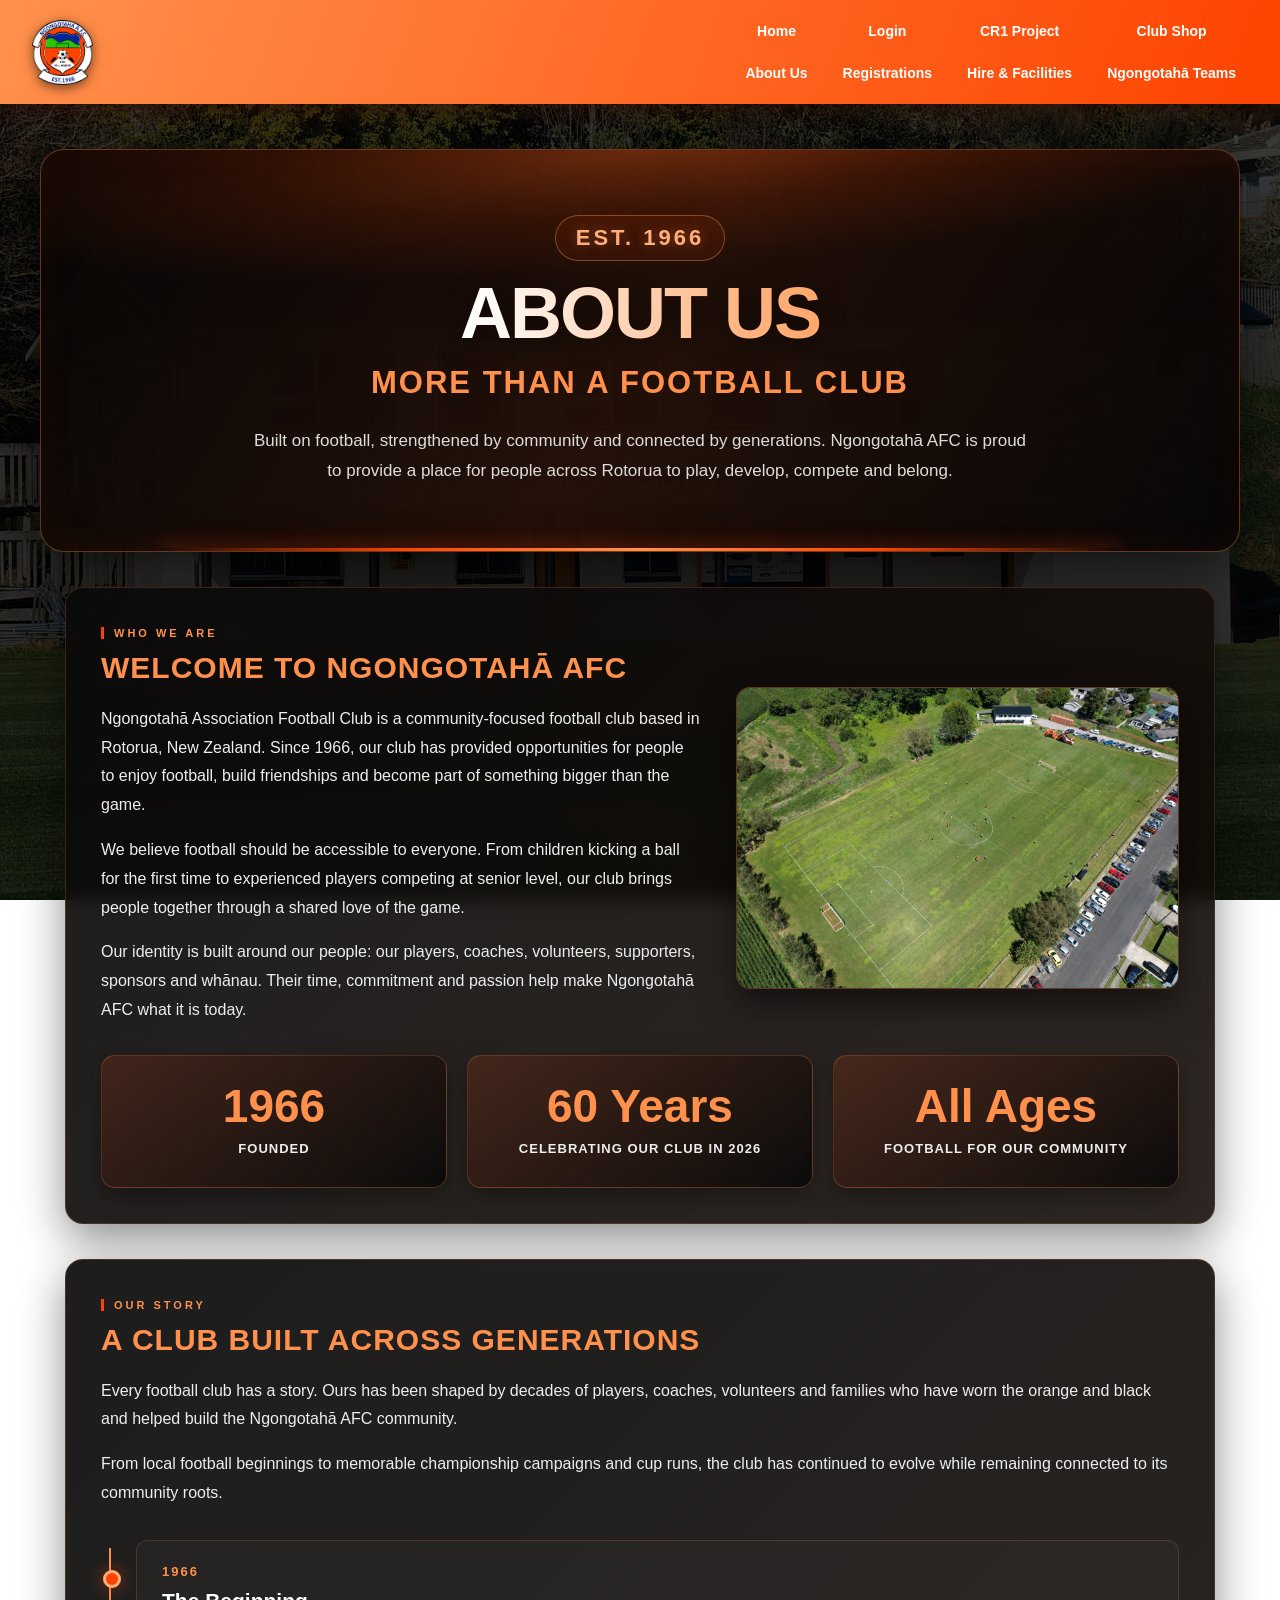
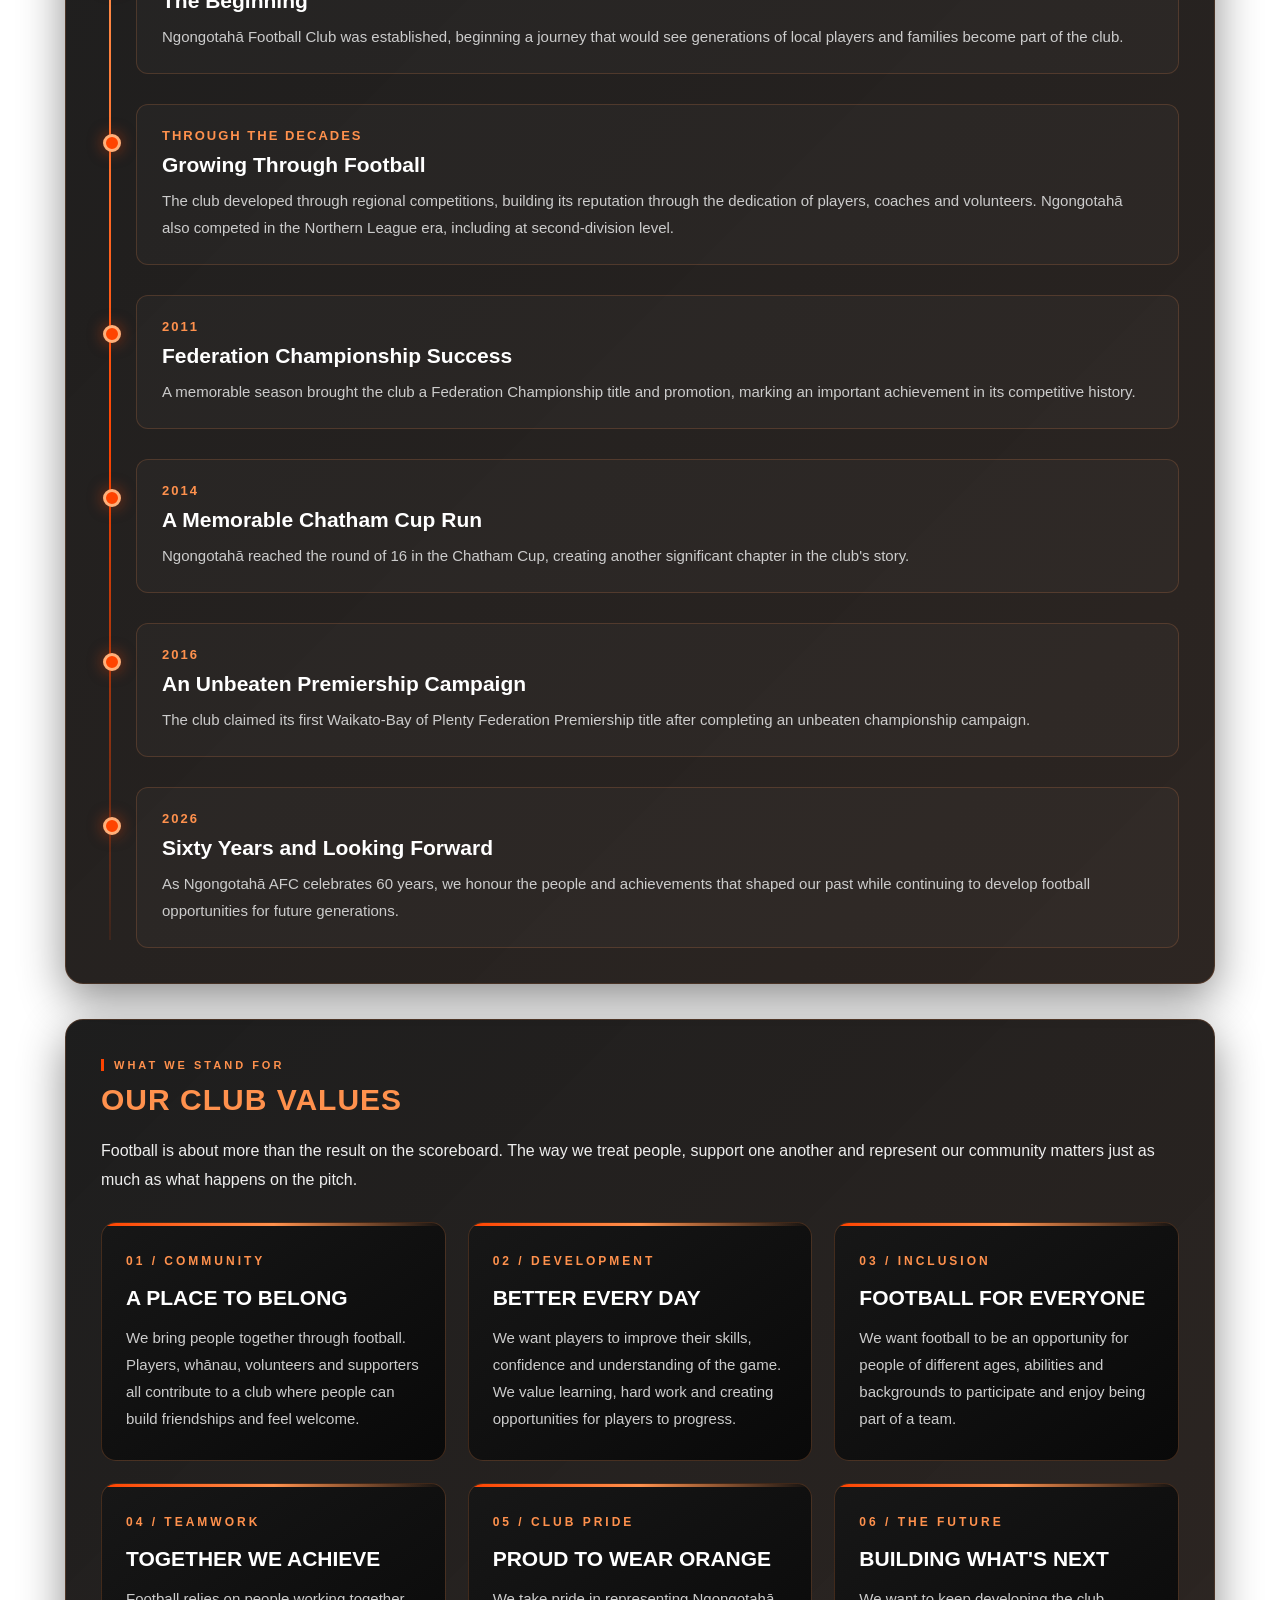
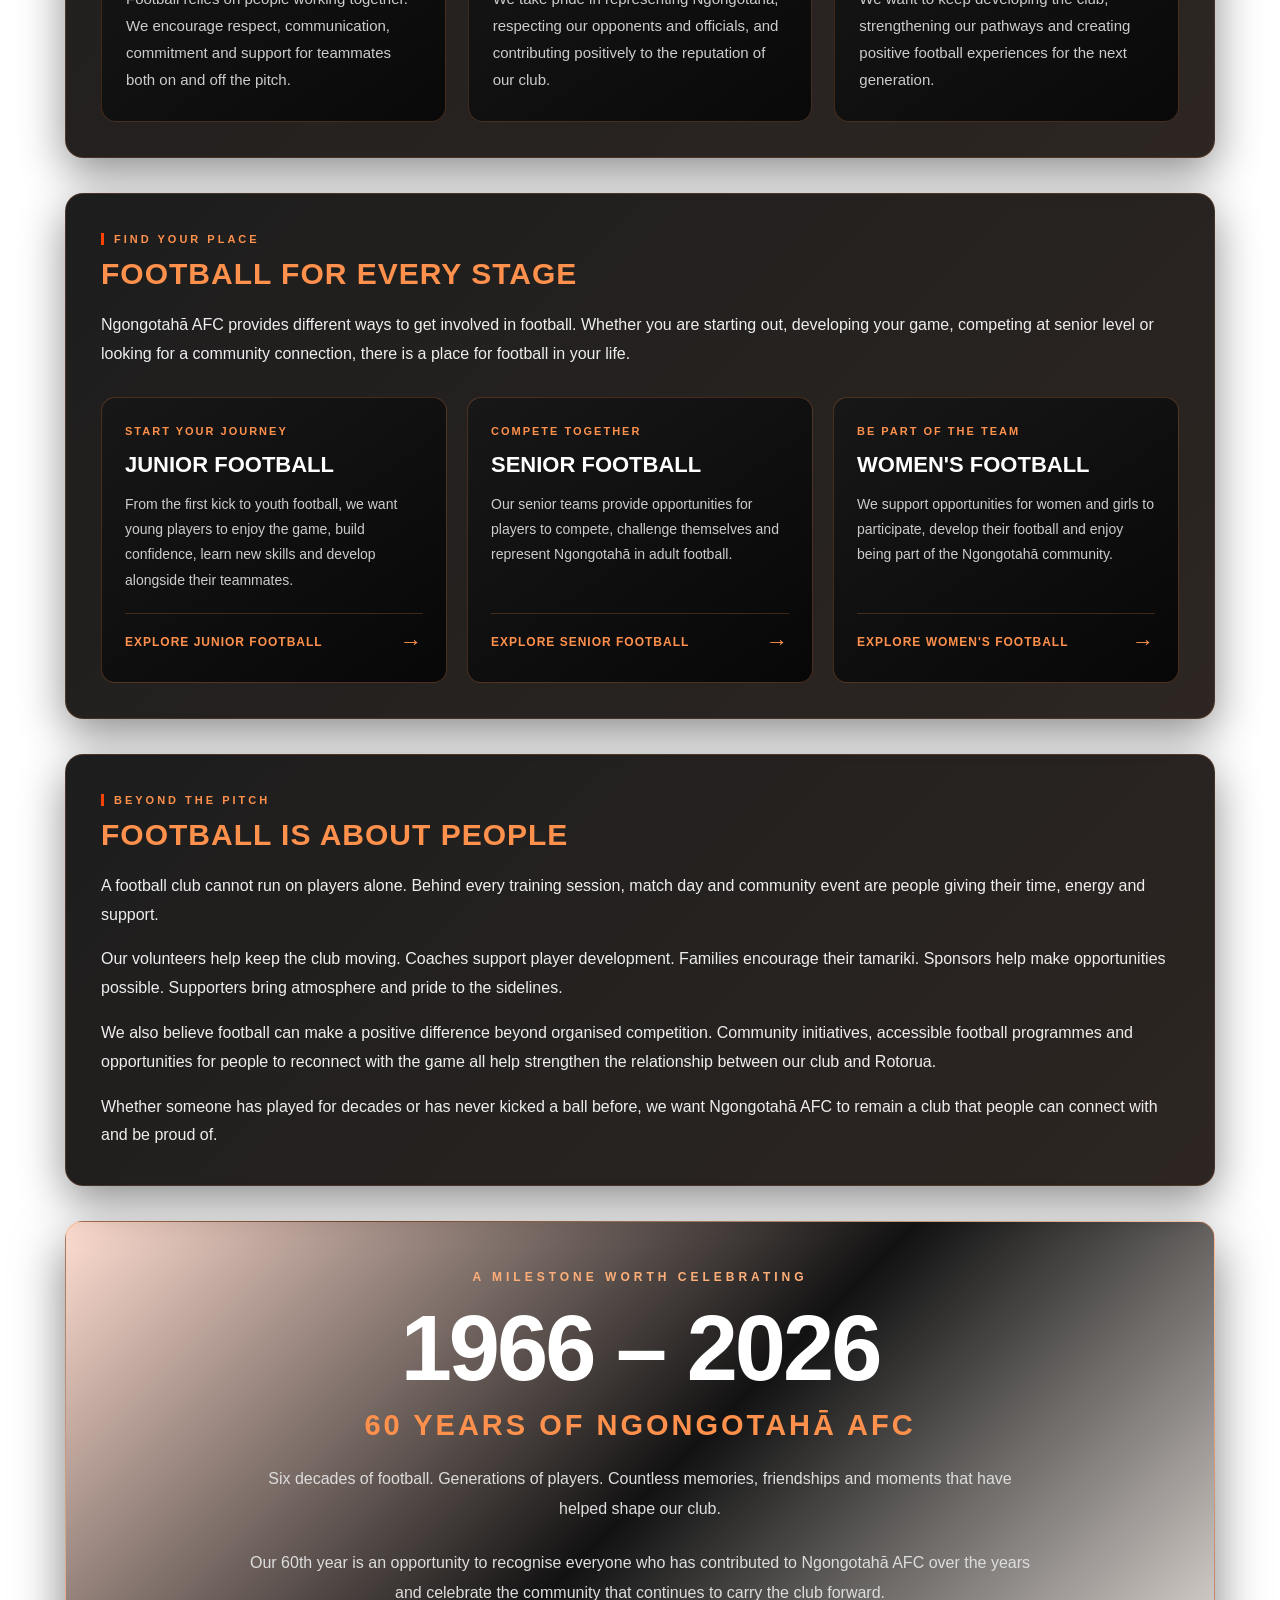
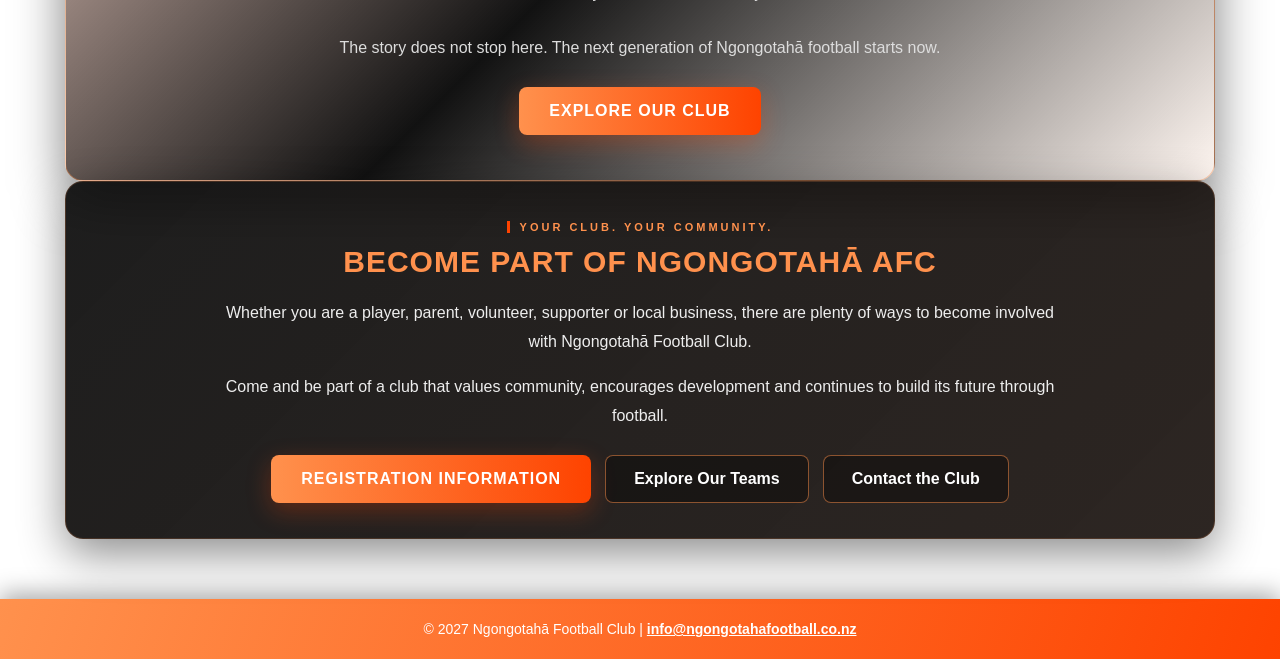
<file: aboutus.html>
<!DOCTYPE html>
<html lang="en">

<head>
    <meta charset="UTF-8">
    <meta name="viewport" content="width=device-width, initial-scale=1.0">

    <meta
        name="description"
        content="Discover the history, values and community behind Ngongotahā AFC. Proudly connecting generations through football since 1966."
    >

    <meta name="theme-color" content="#fe4300">

    <title>About Us | Ngongotahā AFC</title>

    <!-- SHARED MASTER STYLESHEET -->
    <link rel="stylesheet" href="style.css">

    <!-- =====================================================
         ABOUT US PAGE-SPECIFIC STYLING

         The main website styling remains in style.css.
         These rules only style sections unique to this page.
         ===================================================== -->

    <style>

        /* =====================================================
           ABOUT PAGE HERO
           ===================================================== */

        .about-hero {
            background:
                linear-gradient(
                    120deg,
                    rgba(5, 5, 5, 0.97),
                    rgba(35, 15, 7, 0.94),
                    rgba(5, 5, 5, 0.97)
                );

            margin-top: 45px;
        }


        /* =====================================================
           SECTION INTRODUCTION
           ===================================================== */

        .about-intro {
            display: grid;
            grid-template-columns: minmax(0, 1.15fr) minmax(0, 0.85fr);
            gap: 35px;
            align-items: center;
        }

        .about-intro-text {
            min-width: 0;
        }

        .about-intro-image {
            width: 100%;
            min-height: 300px;
            overflow: hidden;
            border-radius: 14px;
            border: 1px solid rgba(255, 145, 77, 0.35);
            background: #080808;
            box-shadow: 0 15px 35px rgba(0, 0, 0, 0.55);
        }

        .about-intro-image img {
            display: block;
            width: 100%;
            height: 100%;
            min-height: 300px;
            object-fit: cover;
            transition: transform 0.5s ease;
        }

        .about-intro-image:hover img {
            transform: scale(1.04);
        }


        /* =====================================================
           CLUB STATISTICS
           ===================================================== */

        .about-stats {
            display: grid;
            grid-template-columns: repeat(3, minmax(0, 1fr));
            gap: 20px;
            margin-top: 30px;
        }

        .about-stat {
            padding: 27px 18px;
            text-align: center;
            background:
                linear-gradient(
                    145deg,
                    rgba(254, 67, 0, 0.14),
                    rgba(10, 10, 10, 0.92)
                );
            border: 1px solid rgba(255, 145, 77, 0.25);
            border-radius: 14px;
            box-shadow: 0 10px 25px rgba(0, 0, 0, 0.35);
        }

        .about-stat-number {
            display: block;
            margin-bottom: 10px;
            color: #ff914d;
            font-size: clamp(30px, 4vw, 46px);
            line-height: 1;
            font-weight: 900;
        }

        .about-stat-label {
            display: block;
            color: #eeeeee;
            font-size: 13px;
            line-height: 1.6;
            font-weight: bold;
            letter-spacing: 1px;
            text-transform: uppercase;
        }


        /* =====================================================
           CLUB VALUES
           ===================================================== */

        .about-values-grid {
            display: grid;
            grid-template-columns: repeat(3, minmax(0, 1fr));
            gap: 22px;
            margin-top: 28px;
        }

        .about-value-card {
            position: relative;
            overflow: hidden;
            padding: 28px 24px;
            background:
                linear-gradient(
                    145deg,
                    #171717,
                    #090909
                );
            border: 1px solid rgba(255, 145, 77, 0.22);
            border-radius: 15px;
            transition:
                transform 0.3s ease,
                border-color 0.3s ease,
                box-shadow 0.3s ease;
        }

        .about-value-card::before {
            content: "";
            position: absolute;
            top: 0;
            left: 0;
            width: 100%;
            height: 3px;
            background:
                linear-gradient(
                    90deg,
                    #fe4300,
                    #ff914d,
                    transparent
                );
        }

        .about-value-card:hover {
            transform: translateY(-5px);
            border-color: rgba(255, 145, 77, 0.65);
            box-shadow: 0 15px 35px rgba(0, 0, 0, 0.5);
        }

        .about-value-number {
            display: inline-block;
            margin-bottom: 18px;
            color: #ff914d;
            font-size: 12px;
            font-weight: 900;
            letter-spacing: 3px;
        }

        .about-value-card h3 {
            margin: 0 0 14px;
            color: #ffffff;
            font-size: 21px;
            text-transform: uppercase;
        }

        .about-value-card p {
            margin: 0;
            color: #cccccc;
            font-size: 15px;
            line-height: 1.8;
        }


        /* =====================================================
           CLUB HISTORY TIMELINE
           ===================================================== */

        .about-timeline {
            position: relative;
            margin-top: 32px;
            padding-left: 35px;
        }

        .about-timeline::before {
            content: "";
            position: absolute;
            top: 8px;
            bottom: 8px;
            left: 8px;
            width: 2px;
            background:
                linear-gradient(
                    180deg,
                    #ff914d,
                    #fe4300,
                    rgba(254, 67, 0, 0.1)
                );
        }

        .about-timeline-item {
            position: relative;
            margin-bottom: 30px;
            padding: 23px 25px;
            background: rgba(255, 255, 255, 0.025);
            border: 1px solid rgba(255, 145, 77, 0.18);
            border-radius: 12px;
        }

        .about-timeline-item:last-child {
            margin-bottom: 0;
        }

        .about-timeline-item::before {
            content: "";
            position: absolute;
            top: 29px;
            left: -34px;
            width: 12px;
            height: 12px;
            background: #fe4300;
            border: 3px solid #ffb07a;
            border-radius: 50%;
            box-shadow: 0 0 15px rgba(254, 67, 0, 0.5);
        }

        .about-timeline-year {
            display: block;
            margin-bottom: 10px;
            color: #ff914d;
            font-size: 13px;
            font-weight: 900;
            letter-spacing: 2px;
        }

        .about-timeline-item h3 {
            margin: 0 0 10px;
            color: #ffffff;
            font-size: 21px;
        }

        .about-timeline-item p {
            margin: 0;
            color: #cccccc;
            font-size: 15px;
            line-height: 1.8;
        }


        /* =====================================================
           FOOTBALL PATHWAYS
           ===================================================== */

        .about-pathways-grid {
            display: grid;
            grid-template-columns: repeat(3, minmax(0, 1fr));
            gap: 20px;
            margin-top: 28px;
        }

        .about-pathway-card {
            display: flex;
            flex-direction: column;
            align-items: flex-start;
            padding: 27px 23px;
            min-width: 0;
            background:
                linear-gradient(
                    145deg,
                    rgba(24, 24, 24, 0.98),
                    rgba(7, 7, 7, 0.98)
                );
            border: 1px solid rgba(255, 145, 77, 0.25);
            border-radius: 14px;
            text-decoration: none;
            color: #ffffff;
            transition:
                transform 0.3s ease,
                border-color 0.3s ease,
                box-shadow 0.3s ease;
        }

        .about-pathway-card:hover {
            transform: translateY(-5px);
            border-color: #ff914d;
            box-shadow: 0 15px 35px rgba(0, 0, 0, 0.5);
        }

        .about-pathway-label {
            display: inline-block;
            margin-bottom: 15px;
            color: #ff914d;
            font-size: 11px;
            font-weight: 900;
            letter-spacing: 2px;
            text-transform: uppercase;
        }

        .about-pathway-card h3 {
            margin: 0 0 14px;
            color: #ffffff;
            font-size: 22px;
            text-transform: uppercase;
        }

        .about-pathway-card p {
            flex-grow: 1;
            margin: 0 0 20px;
            color: #cccccc;
            font-size: 14px;
            line-height: 1.8;
        }

        .about-pathway-link {
            display: flex;
            align-items: center;
            justify-content: space-between;
            gap: 12px;
            width: 100%;
            padding-top: 15px;
            border-top: 1px solid rgba(255, 145, 77, 0.22);
            color: #ff914d;
            font-size: 12px;
            font-weight: 900;
            letter-spacing: 1px;
            text-transform: uppercase;
        }

        .about-pathway-arrow {
            font-size: 22px;
        }


        /* =====================================================
           60 YEAR FEATURE
           ===================================================== */

        .about-anniversary {
            position: relative;
            overflow: hidden;
            padding: 45px 35px;
            text-align: center;
            background:
                linear-gradient(
                    135deg,
                    rgba(254, 67, 0, 0.18),
                    rgba(10, 10, 10, 0.97),
                    rgba(255, 145, 77, 0.08)
                );
            border: 1px solid rgba(255, 145, 77, 0.4);
            border-radius: 18px;
            box-shadow: 0 20px 50px rgba(0, 0, 0, 0.5);
        }

        .about-anniversary-label {
            display: inline-block;
            margin-bottom: 18px;
            color: #ffb07a;
            font-size: 12px;
            font-weight: 900;
            letter-spacing: 4px;
            text-transform: uppercase;
        }

        .about-anniversary h2 {
            margin: 0;
            color: #ffffff;
            font-size: clamp(48px, 8vw, 92px);
            line-height: 1;
            font-weight: 900;
            letter-spacing: -3px;
        }

        .about-anniversary h3 {
            margin: 15px 0 22px;
            color: #ff914d;
            font-size: clamp(19px, 3vw, 29px);
            letter-spacing: 3px;
            text-transform: uppercase;
        }

        .about-anniversary p {
            max-width: 780px;
            margin: 0 auto 25px;
            color: #dddddd;
            font-size: 16px;
            line-height: 1.85;
        }


        /* =====================================================
           COMMUNITY MESSAGE
           ===================================================== */

        .about-community {
            text-align: center;
        }

        .about-community h2 {
            max-width: 850px;
            margin-left: auto;
            margin-right: auto;
        }

        .about-community p {
            max-width: 850px;
            margin-left: auto;
            margin-right: auto;
        }

        .about-community-buttons {
            display: flex;
            justify-content: center;
            align-items: center;
            flex-wrap: wrap;
            gap: 14px;
            margin-top: 25px;
        }

        .about-community-buttons .registration-button,
        .about-community-buttons .orange-button {
            display: inline-block;
            text-align: center;
            transition:
                transform 0.25s ease,
                box-shadow 0.25s ease;
        }

        .about-community-buttons .registration-button:hover,
        .about-community-buttons .orange-button:hover {
            transform: translateY(-3px);
            box-shadow: 0 12px 30px rgba(254, 67, 0, 0.3);
        }

        .about-secondary-button {
            padding: 14px 28px;
            border: 1px solid rgba(255, 145, 77, 0.5);
            border-radius: 8px;
            background: rgba(0, 0, 0, 0.35);
            color: #ffffff;
            text-decoration: none;
            font-weight: bold;
            transition:
                background 0.25s ease,
                border-color 0.25s ease;
        }

        .about-secondary-button:hover {
            background: rgba(254, 67, 0, 0.2);
            border-color: #ff914d;
        }


        /* =====================================================
           ACCESSIBILITY
           ===================================================== */

        .about-page a:focus-visible {
            outline: 3px solid #ffb07a;
            outline-offset: 4px;
        }


        /* =====================================================
           TABLET
           ===================================================== */

        @media (max-width: 900px) {

            .about-intro {
                grid-template-columns: 1fr;
                gap: 25px;
            }

            .about-intro-image {
                min-height: 250px;
            }

            .about-intro-image img {
                min-height: 250px;
                max-height: 400px;
            }

            .about-values-grid {
                grid-template-columns: repeat(2, minmax(0, 1fr));
            }

            .about-pathways-grid {
                grid-template-columns: 1fr;
                max-width: 600px;
                margin-left: auto;
                margin-right: auto;
            }

            .about-pathway-card {
                padding: 25px;
            }

        }


        /* =====================================================
           MOBILE
           ===================================================== */

        @media (max-width: 600px) {

            .about-hero {
                margin-top: 20px;
            }

            .about-stats {
                grid-template-columns: 1fr;
                gap: 12px;
            }

            .about-stat {
                padding: 22px 15px;
            }

            .about-stat-number {
                font-size: 35px;
            }

            .about-values-grid {
                grid-template-columns: 1fr;
                gap: 16px;
            }

            .about-value-card {
                padding: 24px 20px;
            }

            .about-timeline {
                padding-left: 27px;
            }

            .about-timeline::before {
                left: 5px;
            }

            .about-timeline-item {
                padding: 20px 17px;
            }

            .about-timeline-item::before {
                left: -28px;
                width: 10px;
                height: 10px;
            }

            .about-timeline-item h3 {
                font-size: 19px;
            }

            .about-anniversary {
                padding: 35px 18px;
            }

            .about-anniversary h2 {
                letter-spacing: -1px;
            }

            .about-anniversary h3 {
                letter-spacing: 1px;
            }

            .about-anniversary p {
                font-size: 15px;
            }

            .about-community-buttons {
                flex-direction: column;
                align-items: stretch;
            }

            .about-community-buttons a {
                width: 100%;
            }

        }


        /* =====================================================
           VERY SMALL PHONES
           ===================================================== */

        @media (max-width: 400px) {

            .about-intro-image,
            .about-intro-image img {
                min-height: 200px;
            }

            .about-value-card h3,
            .about-pathway-card h3 {
                font-size: 19px;
            }

            .about-anniversary {
                padding: 30px 14px;
            }

            .about-anniversary h2 {
                font-size: 44px;
            }

        }

    </style>

</head>


<body class="about-page">


    <!-- =====================================================
         SHARED NAVIGATION BAR

         Kept consistent with index.html.
         All pages use style.css and java.js.
         The links below are the built-in fallback; once the
         editor is connected, content.js replaces them with the
         links you set in the Top Bar tab.
         ===================================================== -->

    <nav class="navbar" id="navbar">

        <!-- CLUB LOGO -->

        <a
            href="index.html"
            class="navbar-logo"
            aria-label="Ngongotahā AFC home"
        >

            <img
                src="logo.png"
                alt="Ngongotahā Football Club Logo"
            >

        </a>


        <!-- NAVIGATION LINKS -->

        <div class="nav-links">


            <!-- HOME AND ABOUT US -->

            <div style="display:flex;flex-direction:column;align-items:center;">

                <a href="index.html">
                    Home
                </a>

                <a
                    href="aboutus.html"
                    aria-current="page"
                >
                    About Us
                </a>

            </div>


            <!-- LOGIN AND REGISTRATIONS -->

            <div style="display:flex;flex-direction:column;align-items:center;">

                <a
                    href="https://ngongotahaafc.friendlymanager.com"
                    target="_blank"
                    rel="noopener noreferrer"
                >
                    Login
                </a>

                <a href="registrations.html">
                    Registrations
                </a>

            </div>


            <!-- CR1 PROJECT AND FACILITIES -->

            <div style="display:flex;flex-direction:column;align-items:center;">

                <a href="cr1.html">
                    CR1 Project
                </a>

                <a href="hire.html">
                    Hire &amp; Facilities
                </a>

            </div>


            <!-- CLUB SHOP AND TEAMS -->

            <div style="display:flex;flex-direction:column;align-items:center;">

                <a href="shop.html">
                    Club Shop
                </a>


                <!-- TEAMS DROPDOWN -->

                <div class="dropdown">

                    <button
                        class="dropbtn"
                        type="button"
                        aria-haspopup="true"
                        aria-expanded="false"
                        aria-controls="teamsDropdown"
                    >
                        Ngongotahā Teams
                    </button>


                    <div
                        class="dropdown-content"
                        id="teamsDropdown"
                    >

                        <a href="senior-teams.html">
                            Senior Teams
                        </a>

                        <a href="junior-teams.html">
                            Junior Teams
                        </a>

                        <a href="womens-teams.html">
                            Women's Teams
                        </a>

                    </div>

                </div>

            </div>

        </div>

    </nav>



    <!-- =====================================================
         HERO
         ===================================================== -->

    <header class="hero about-hero">

        <div class="hero-content">

            <div class="hero-small">
                EST. 1966
            </div>

            <h1>
                About Us
            </h1>

            <h2>
                More Than a Football Club
            </h2>

            <p>
                Built on football, strengthened by community and
                connected by generations. Ngongotahā AFC is proud
                to provide a place for people across Rotorua to
                play, develop, compete and belong.
            </p>

        </div>

    </header>



    <!-- =====================================================
         MAIN CONTENT
         ===================================================== -->

    <main class="content">



        <!-- =================================================
             WHO WE ARE
             ================================================= -->

        <section
            class="section"
            id="who-we-are"
        >

            <div class="home-section-label">
                WHO WE ARE
            </div>


            <div class="about-intro">

                <div class="about-intro-text">

                    <h2>
                        Welcome to Ngongotahā AFC
                    </h2>

                    <p>
                        Ngongotahā Association Football Club is a
                        community-focused football club based in
                        Rotorua, New Zealand. Since 1966, our club
                        has provided opportunities for people to
                        enjoy football, build friendships and become
                        part of something bigger than the game.
                    </p>

                    <p>
                        We believe football should be accessible to
                        everyone. From children kicking a ball for
                        the first time to experienced players
                        competing at senior level, our club brings
                        people together through a shared love of
                        the game.
                    </p>

                    <p>
                        Our identity is built around our people:
                        our players, coaches, volunteers, supporters,
                        sponsors and whānau. Their time, commitment
                        and passion help make Ngongotahā AFC what
                        it is today.
                    </p>

                </div>


                <div class="about-intro-image">

                    <img
                        src="drone.jpg"
                        alt="Aerial view of Ngongotahā Football Club"
                        loading="eager"
                    >

                </div>

            </div>


            <!-- CLUB STATISTICS -->

            <div class="about-stats">

                <div class="about-stat">

                    <span class="about-stat-number">
                        1966
                    </span>

                    <span class="about-stat-label">
                        Founded
                    </span>

                </div>


                <div class="about-stat">

                    <span class="about-stat-number">
                        60 Years
                    </span>

                    <span class="about-stat-label">
                        Celebrating Our Club in 2026
                    </span>

                </div>


                <div class="about-stat">

                    <span class="about-stat-number">
                        All Ages
                    </span>

                    <span class="about-stat-label">
                        Football for Our Community
                    </span>

                </div>

            </div>

        </section>



        <!-- =================================================
             OUR STORY
             ================================================= -->

        <section
            class="section"
            id="our-story"
        >

            <div class="home-section-label">
                OUR STORY
            </div>

            <h2>
                A Club Built Across Generations
            </h2>

            <p>
                Every football club has a story. Ours has been
                shaped by decades of players, coaches, volunteers
                and families who have worn the orange and black
                and helped build the Ngongotahā AFC community.
            </p>

            <p>
                From local football beginnings to memorable
                championship campaigns and cup runs, the club
                has continued to evolve while remaining connected
                to its community roots.
            </p>


            <!-- HISTORY TIMELINE -->

            <div class="about-timeline">


                <!-- 1966 -->

                <article class="about-timeline-item">

                    <span class="about-timeline-year">
                        1966
                    </span>

                    <h3>
                        The Beginning
                    </h3>

                    <p>
                        Ngongotahā Football Club was established,
                        beginning a journey that would see generations
                        of local players and families become part
                        of the club.
                    </p>

                </article>


                <!-- GROWTH -->

                <article class="about-timeline-item">

                    <span class="about-timeline-year">
                        THROUGH THE DECADES
                    </span>

                    <h3>
                        Growing Through Football
                    </h3>

                    <p>
                        The club developed through regional
                        competitions, building its reputation
                        through the dedication of players,
                        coaches and volunteers. Ngongotahā
                        also competed in the Northern League era,
                        including at second-division level.
                    </p>

                </article>


                <!-- 2011 -->

                <article class="about-timeline-item">

                    <span class="about-timeline-year">
                        2011
                    </span>

                    <h3>
                        Federation Championship Success
                    </h3>

                    <p>
                        A memorable season brought the club a
                        Federation Championship title and promotion,
                        marking an important achievement in its
                        competitive history.
                    </p>

                </article>


                <!-- 2014 -->

                <article class="about-timeline-item">

                    <span class="about-timeline-year">
                        2014
                    </span>

                    <h3>
                        A Memorable Chatham Cup Run
                    </h3>

                    <p>
                        Ngongotahā reached the round of 16 in
                        the Chatham Cup, creating another
                        significant chapter in the club's story.
                    </p>

                </article>


                <!-- 2016 -->

                <article class="about-timeline-item">

                    <span class="about-timeline-year">
                        2016
                    </span>

                    <h3>
                        An Unbeaten Premiership Campaign
                    </h3>

                    <p>
                        The club claimed its first Waikato-Bay
                        of Plenty Federation Premiership title
                        after completing an unbeaten championship
                        campaign.
                    </p>

                </article>


                <!-- 2026 -->

                <article class="about-timeline-item">

                    <span class="about-timeline-year">
                        2026
                    </span>

                    <h3>
                        Sixty Years and Looking Forward
                    </h3>

                    <p>
                        As Ngongotahā AFC celebrates 60 years,
                        we honour the people and achievements
                        that shaped our past while continuing
                        to develop football opportunities for
                        future generations.
                    </p>

                </article>


            </div>

        </section>



        <!-- =================================================
             OUR VALUES
             ================================================= -->

        <section
            class="section"
            id="our-values"
        >

            <div class="home-section-label">
                WHAT WE STAND FOR
            </div>

            <h2>
                Our Club Values
            </h2>

            <p>
                Football is about more than the result on the
                scoreboard. The way we treat people, support
                one another and represent our community matters
                just as much as what happens on the pitch.
            </p>


            <div class="about-values-grid">


                <!-- COMMUNITY -->

                <article class="about-value-card">

                    <span class="about-value-number">
                        01 / COMMUNITY
                    </span>

                    <h3>
                        A Place to Belong
                    </h3>

                    <p>
                        We bring people together through football.
                        Players, whānau, volunteers and supporters
                        all contribute to a club where people can
                        build friendships and feel welcome.
                    </p>

                </article>


                <!-- DEVELOPMENT -->

                <article class="about-value-card">

                    <span class="about-value-number">
                        02 / DEVELOPMENT
                    </span>

                    <h3>
                        Better Every Day
                    </h3>

                    <p>
                        We want players to improve their skills,
                        confidence and understanding of the game.
                        We value learning, hard work and creating
                        opportunities for players to progress.
                    </p>

                </article>


                <!-- INCLUSION -->

                <article class="about-value-card">

                    <span class="about-value-number">
                        03 / INCLUSION
                    </span>

                    <h3>
                        Football for Everyone
                    </h3>

                    <p>
                        We want football to be an opportunity
                        for people of different ages, abilities
                        and backgrounds to participate and enjoy
                        being part of a team.
                    </p>

                </article>


                <!-- TEAMWORK -->

                <article class="about-value-card">

                    <span class="about-value-number">
                        04 / TEAMWORK
                    </span>

                    <h3>
                        Together We Achieve
                    </h3>

                    <p>
                        Football relies on people working
                        together. We encourage respect,
                        communication, commitment and support
                        for teammates both on and off the pitch.
                    </p>

                </article>


                <!-- PRIDE -->

                <article class="about-value-card">

                    <span class="about-value-number">
                        05 / CLUB PRIDE
                    </span>

                    <h3>
                        Proud to Wear Orange
                    </h3>

                    <p>
                        We take pride in representing Ngongotahā,
                        respecting our opponents and officials,
                        and contributing positively to the
                        reputation of our club.
                    </p>

                </article>


                <!-- COMMUNITY IMPACT -->

                <article class="about-value-card">

                    <span class="about-value-number">
                        06 / THE FUTURE
                    </span>

                    <h3>
                        Building What's Next
                    </h3>

                    <p>
                        We want to keep developing the club,
                        strengthening our pathways and creating
                        positive football experiences for the
                        next generation.
                    </p>

                </article>


            </div>

        </section>



        <!-- =================================================
             FOOTBALL FOR EVERYONE
             ================================================= -->

        <section
            class="section"
            id="football-pathways"
        >

            <div class="home-section-label">
                FIND YOUR PLACE
            </div>

            <h2>
                Football for Every Stage
            </h2>

            <p>
                Ngongotahā AFC provides different ways to get
                involved in football. Whether you are starting
                out, developing your game, competing at senior
                level or looking for a community connection,
                there is a place for football in your life.
            </p>


            <div class="about-pathways-grid">


                <!-- JUNIOR FOOTBALL -->

                <a
                    href="junior-teams.html"
                    class="about-pathway-card"
                >

                    <span class="about-pathway-label">
                        START YOUR JOURNEY
                    </span>

                    <h3>
                        Junior Football
                    </h3>

                    <p>
                        From the first kick to youth football,
                        we want young players to enjoy the game,
                        build confidence, learn new skills and
                        develop alongside their teammates.
                    </p>

                    <span class="about-pathway-link">

                        Explore Junior Football

                        <span class="about-pathway-arrow">
                            →
                        </span>

                    </span>

                </a>


                <!-- SENIOR FOOTBALL -->

                <a
                    href="senior-teams.html"
                    class="about-pathway-card"
                >

                    <span class="about-pathway-label">
                        COMPETE TOGETHER
                    </span>

                    <h3>
                        Senior Football
                    </h3>

                    <p>
                        Our senior teams provide opportunities
                        for players to compete, challenge
                        themselves and represent Ngongotahā
                        in adult football.
                    </p>

                    <span class="about-pathway-link">

                        Explore Senior Football

                        <span class="about-pathway-arrow">
                            →
                        </span>

                    </span>

                </a>


                <!-- WOMEN'S FOOTBALL -->

                <a
                    href="womens-teams.html"
                    class="about-pathway-card"
                >

                    <span class="about-pathway-label">
                        BE PART OF THE TEAM
                    </span>

                    <h3>
                        Women's Football
                    </h3>

                    <p>
                        We support opportunities for women
                        and girls to participate, develop
                        their football and enjoy being part
                        of the Ngongotahā community.
                    </p>

                    <span class="about-pathway-link">

                        Explore Women's Football

                        <span class="about-pathway-arrow">
                            →
                        </span>

                    </span>

                </a>


            </div>

        </section>



        <!-- =================================================
             OUR COMMUNITY
             ================================================= -->

        <section
            class="section"
            id="our-community"
        >

            <div class="home-section-label">
                BEYOND THE PITCH
            </div>

            <h2>
                Football Is About People
            </h2>

            <p>
                A football club cannot run on players alone.
                Behind every training session, match day and
                community event are people giving their time,
                energy and support.
            </p>

            <p>
                Our volunteers help keep the club moving.
                Coaches support player development. Families
                encourage their tamariki. Sponsors help make
                opportunities possible. Supporters bring
                atmosphere and pride to the sidelines.
            </p>

            <p>
                We also believe football can make a positive
                difference beyond organised competition.
                Community initiatives, accessible football
                programmes and opportunities for people to
                reconnect with the game all help strengthen
                the relationship between our club and Rotorua.
            </p>

            <p>
                Whether someone has played for decades or
                has never kicked a ball before, we want
                Ngongotahā AFC to remain a club that people
                can connect with and be proud of.
            </p>

        </section>



        <!-- =================================================
             60 YEAR ANNIVERSARY
             ================================================= -->

        <section
            class="about-anniversary"
            id="60-years"
        >

            <span class="about-anniversary-label">
                A MILESTONE WORTH CELEBRATING
            </span>

            <h2>
                1966 – 2026
            </h2>

            <h3>
                60 Years of Ngongotahā AFC
            </h3>

            <p>
                Six decades of football. Generations of players.
                Countless memories, friendships and moments
                that have helped shape our club.
            </p>

            <p>
                Our 60th year is an opportunity to recognise
                everyone who has contributed to Ngongotahā AFC
                over the years and celebrate the community
                that continues to carry the club forward.
            </p>

            <p>
                The story does not stop here. The next
                generation of Ngongotahā football starts now.
            </p>

            <a
                href="index.html"
                class="registration-button"
            >
                Explore Our Club
            </a>

        </section>



        <!-- =================================================
             JOIN OUR CLUB
             ================================================= -->

        <section
            class="section about-community"
            id="join-us"
        >

            <div class="home-section-label">
                YOUR CLUB. YOUR COMMUNITY.
            </div>

            <h2>
                Become Part of Ngongotahā AFC
            </h2>

            <p>
                Whether you are a player, parent, volunteer,
                supporter or local business, there are plenty
                of ways to become involved with Ngongotahā
                Football Club.
            </p>

            <p>
                Come and be part of a club that values
                community, encourages development and
                continues to build its future through football.
            </p>


            <div class="about-community-buttons">

                <a
                    href="registrations.html"
                    class="registration-button"
                >
                    Registration Information
                </a>

                <a
                    href="junior-teams.html"
                    class="about-secondary-button"
                >
                    Explore Our Teams
                </a>

                <a
                    href="mailto:info@ngongotahafootball.co.nz"
                    class="about-secondary-button"
                >
                    Contact the Club
                </a>

            </div>

        </section>


    </main>



    <!-- =====================================================
         SHARED FOOTER
         ===================================================== -->

   <footer>

  © 2027 Ngongotahā Football Club |

  <a href="mailto:info@ngongotahafootball.co.nz?subject=Enquiry%20for%20Ngongotah%C4%81%20Football%20Club">
    info@ngongotahafootball.co.nz
</a>

</footer>



    <!-- =====================================================
         SHARED JAVASCRIPT

         java.js  = existing shared site script
         content.js = pulls the top bar (and other content)
                      from the editor / data repo
         ===================================================== -->

    <script src="java.js"></script>
    <script src="https://coteese.github.io/ngongotaha-data/content.js"></script>


</body>

</html>
</file>
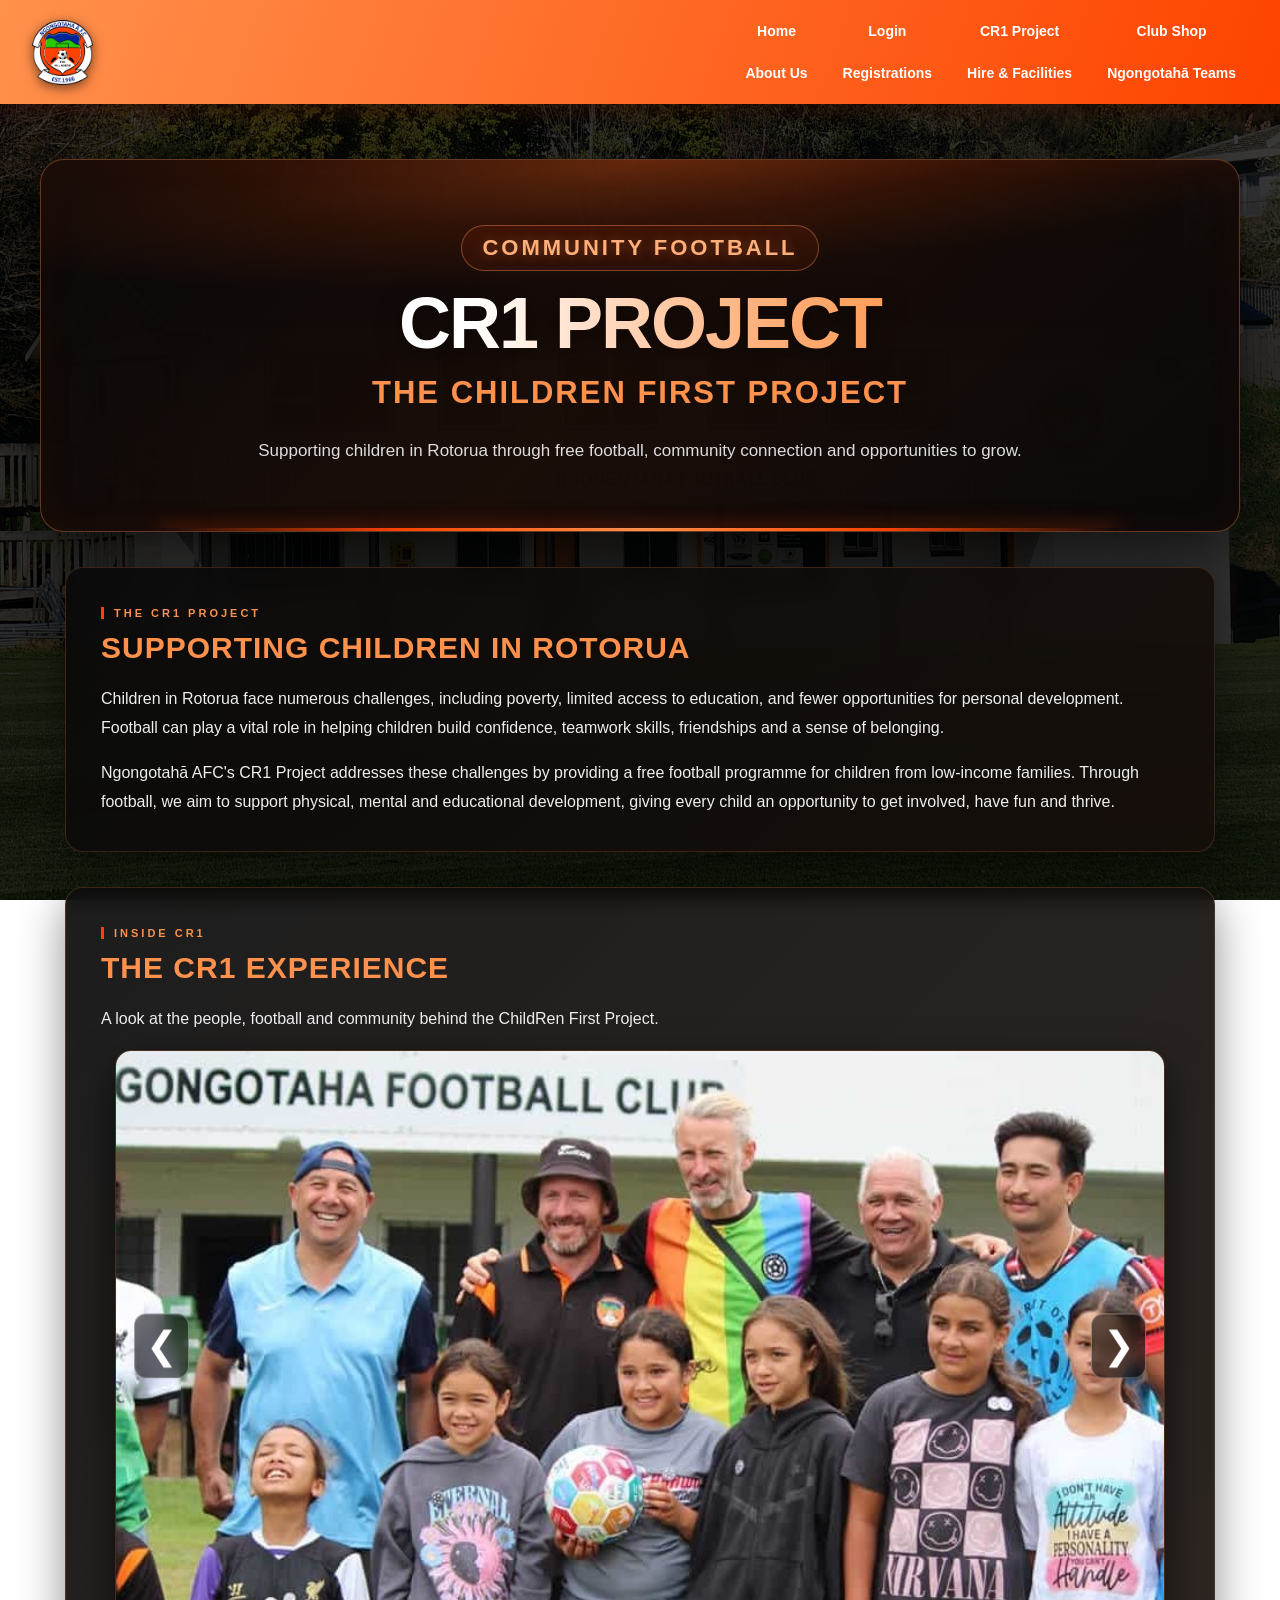
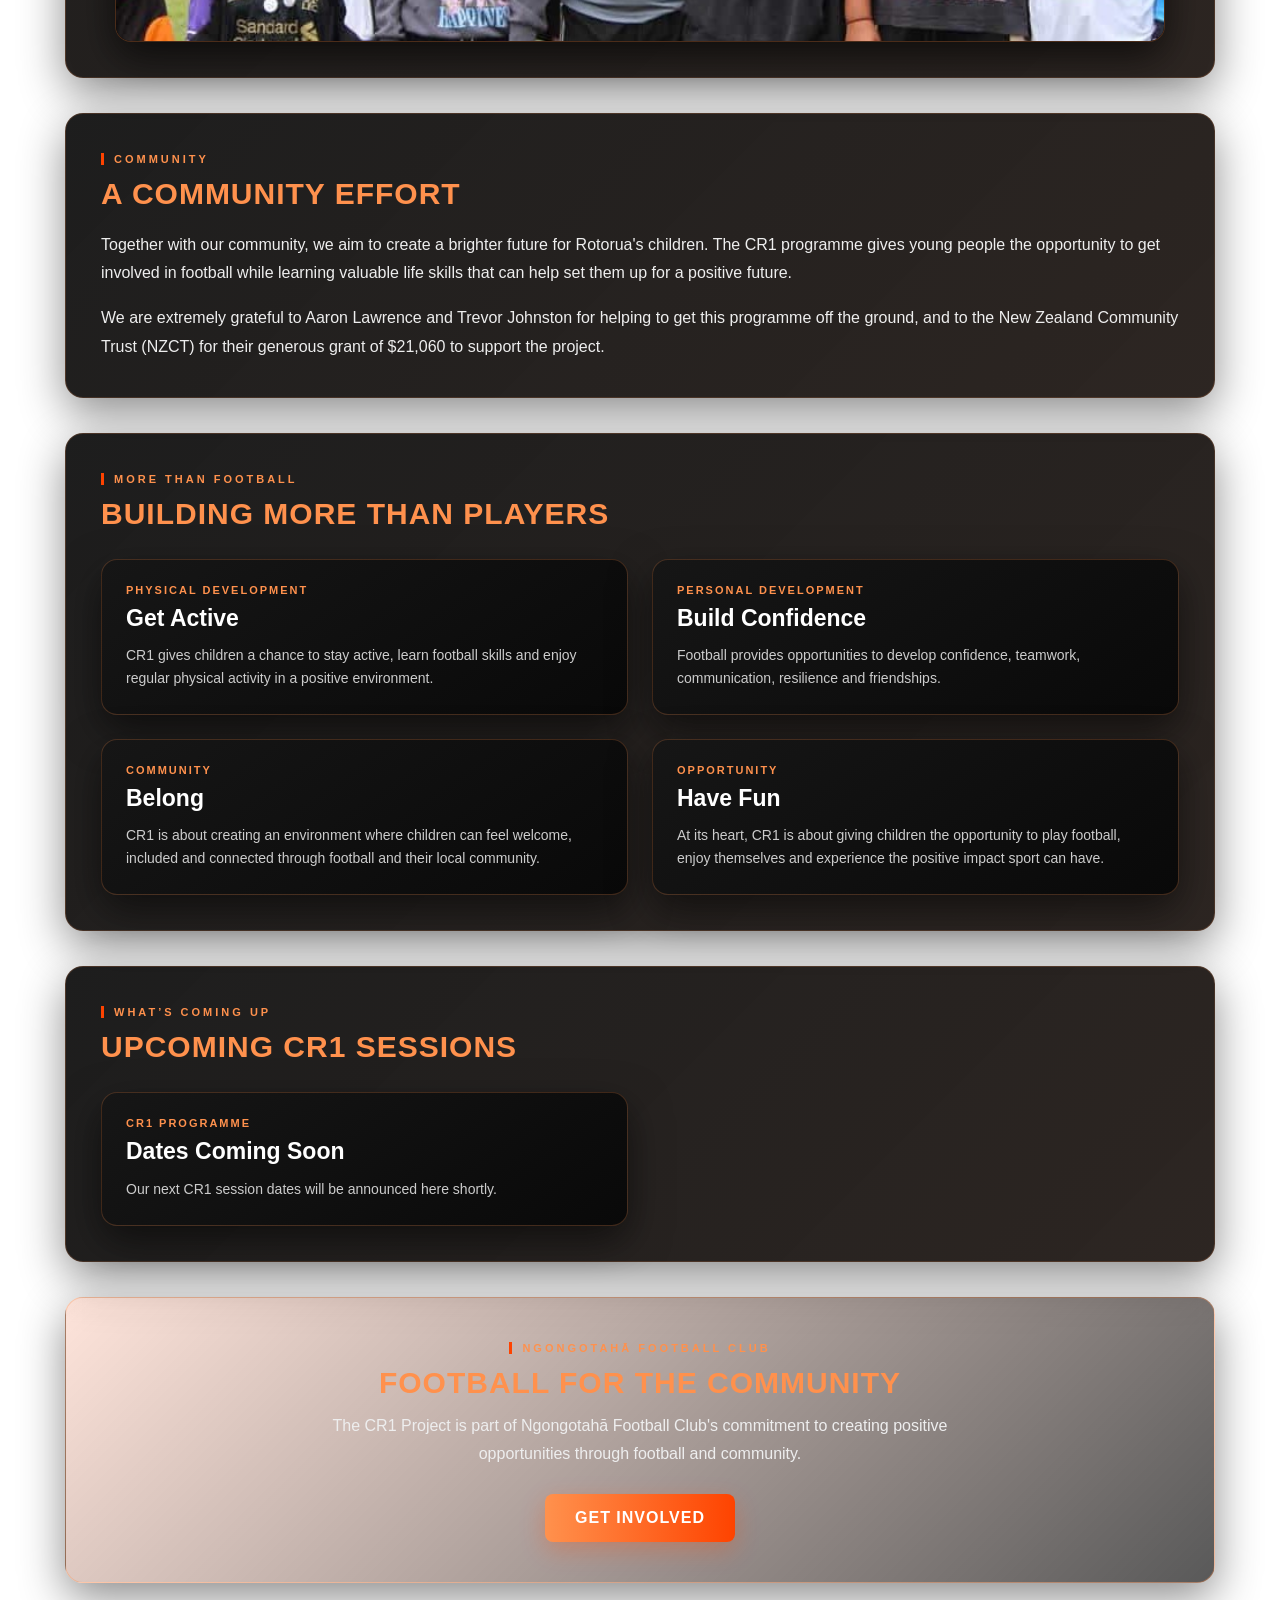
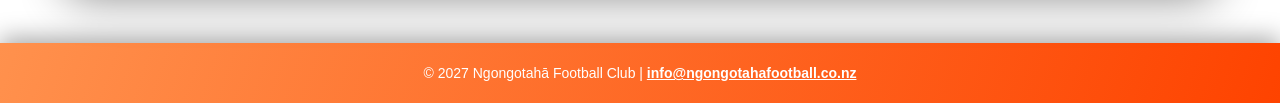
<file: cr1.html>
<!DOCTYPE html>
<html lang="en">

<head>

  <meta charset="UTF-8">

  <meta
    name="viewport"
    content="width=device-width, initial-scale=1.0"
  >

  <title>The ChildRen First (CR1) Project - Ngongotahā Football Club</title>

  <link rel="stylesheet" href="style.css">

  <style>

    /* =========================================================
       CR1 MOBILE LAYOUT
       Keeps desktop layout unchanged.
       ========================================================= */

    @media (max-width: 900px) {

      /* Give the page proper usable width on mobile */

      .page-cr1 .content {
        width: 100%;
        max-width: 100%;
        padding: 0 15px;
        margin-left: auto;
        margin-right: auto;
      }


      /* Make every section use the available width */

      .page-cr1 .section {
        width: 100%;
        max-width: 100%;
        padding: 28px 22px;
      }


      /* Prevent text from being squeezed */

      .page-cr1 .section p {
        width: 100%;
        max-width: 100%;
        font-size: 15px;
        line-height: 1.75;
        word-break: normal;
        overflow-wrap: normal;
      }


      /* Stack cards underneath each other */

      .page-cr1 .latest-news-grid {
        width: 100%;
        max-width: 100%;
        display: grid;
        grid-template-columns: 1fr;
        gap: 20px;
      }


      .page-cr1 .latest-news-card {
        width: 100%;
        max-width: 100%;
        min-width: 0;
      }


      .page-cr1 .latest-news-content {
        width: 100%;
        max-width: 100%;
        padding: 22px;
      }


      .page-cr1 .latest-news-content h3 {
        font-size: 22px;
        line-height: 1.2;
      }


      .page-cr1 .latest-news-content p {
        width: 100%;
        max-width: 100%;
        font-size: 15px;
        line-height: 1.7;
      }


      /* Gallery should use full available width */

      .page-cr1 .gallery-section {
        width: 100%;
      }


      .page-cr1 .gallery {
        width: 100%;
        max-width: 100%;
      }


      /* Better mobile hero */

      .page-cr1 .hero {
        width: auto;
        margin-left: 15px;
        margin-right: 15px;
      }

    }


    /* =========================================================
       SMALL MOBILE
       ========================================================= */

    @media (max-width: 600px) {

      .page-cr1 .content {
        padding: 0 12px;
      }


      .page-cr1 .section {
        padding: 25px 20px;
        margin-bottom: 20px;
      }


      .page-cr1 .section h2 {
        font-size: 24px;
        line-height: 1.15;
        margin-bottom: 18px;
      }


      .page-cr1 .section p {
        font-size: 15px;
        line-height: 1.75;
        margin-bottom: 18px;
      }


      .page-cr1 .section p:last-child {
        margin-bottom: 0;
      }


      /* Cards are definitely full width */

      .page-cr1 .latest-news-grid {
        display: flex;
        flex-direction: column;
        width: 100%;
        gap: 18px;
      }


      .page-cr1 .latest-news-card {
        display: block;
        width: 100%;
        max-width: 100%;
      }


      .page-cr1 .latest-news-content {
        padding: 21px;
      }


      .page-cr1 .latest-news-content h3 {
        font-size: 21px;
        line-height: 1.2;
        margin-bottom: 12px;
      }


      .page-cr1 .latest-news-content p {
        font-size: 14px;
        line-height: 1.75;
      }


      .page-cr1 .registration-box {
        padding: 30px 20px;
      }


      .page-cr1 .registration-box p {
        max-width: 100%;
      }


      /* Gallery */

      .page-cr1 .gallery-section {
        padding-left: 12px;
        padding-right: 12px;
      }


      .page-cr1 .gallery {
        width: 100%;
      }


      .page-cr1 .gallery-controls {
        padding: 0 10px;
      }


      .page-cr1 .gallery-btn {
        width: 46px;
        height: 55px;
        font-size: 30px;
      }

    }


    /* =========================================================
       VERY SMALL PHONES
       ========================================================= */

    @media (max-width: 400px) {

      .page-cr1 .content {
        padding: 0 10px;
      }


      .page-cr1 .section {
        padding: 23px 17px;
      }


      .page-cr1 .section h2 {
        font-size: 22px;
      }


      .page-cr1 .section p {
        font-size: 14px;
        line-height: 1.75;
      }


      .page-cr1 .latest-news-content {
        padding: 19px;
      }


      .page-cr1 .latest-news-content h3 {
        font-size: 20px;
      }


      .page-cr1 .latest-news-content p {
        font-size: 14px;
        line-height: 1.7;
      }

    }

  </style>

</head>


<body class="page-cr1">


<!-- =========================================================
     NAVBAR
     ========================================================= -->

<nav class="navbar" id="navbar">

    <a href="index.html" class="navbar-logo">
        <img
            src="logo.png"
            alt="Ngongotahā Football Club Logo"
        >
    </a>

    <div class="nav-links">

        <!-- Home and About Us -->
        <div style="display: flex; flex-direction: column; align-items: center;">

            <a href="index.html">
                Home
            </a>

            <a href="aboutus.html">
                About Us
            </a>

        </div>

        <!-- Registrations and Login -->
        <div style="display: flex; flex-direction: column; align-items: center;">

            <a href="https://ngongotahaafc.friendlymanager.com">
                Login
            </a>

            <a href="registrations.html">
                Registrations
            </a>

        </div>

        <!-- CR1 Project and Hire & Facilities -->
        <div style="display: flex; flex-direction: column; align-items: center;">

            <a href="cr1.html">
                CR1 Project
            </a>

            <a href="hire.html">
                Hire &amp; Facilities
            </a>

        </div>

        <!-- More Info and Ngongotahā Teams -->
        <div style="display: flex; flex-direction: column; align-items: center;">

            <a href="shop.html">
                Club Shop
            </a>

            <div class="dropdown">

                <button
                    class="dropbtn"
                    type="button"
                    aria-expanded="false"
                    aria-haspopup="true"
                >
                    Ngongotahā Teams
                </button>

                <div class="dropdown-content">

                    <a href="senior-teams.html">
                        Senior Teams
                    </a>

                    <a href="junior-teams.html">
                        Junior Teams
                    </a>

                    <a href="womens-teams.html">
                        Women's Teams
                    </a>

                </div>

            </div>

        </div>

    </div>

</nav>



  <!-- =========================================================
       HERO
       ========================================================= -->

  <section class="hero">

    <div class="hero-content">

      <span class="hero-small">
        Community Football
      </span>

      <h1>
        CR1 Project
      </h1>

      <h2>
        The ChildRen First Project
      </h2>

      <p>
        Supporting children in Rotorua through free football,
        community connection and opportunities to grow.
      </p>

    </div>

  </section>



  <!-- =========================================================
       MAIN CONTENT
       ========================================================= -->

  <main class="content">


    <!-- =======================================================
         INTRODUCTION
         ======================================================= -->

    <section class="section">

      <span class="home-section-label">
        The CR1 Project
      </span>

      <h2>
        Supporting Children in Rotorua
      </h2>

      <p>
        Children in Rotorua face numerous challenges, including
        poverty, limited access to education, and fewer
        opportunities for personal development. Football can play
        a vital role in helping children build confidence,
        teamwork skills, friendships and a sense of belonging.
      </p>

      <p>
        Ngongotahā AFC's CR1 Project addresses these challenges
        by providing a free football programme for children from
        low-income families. Through football, we aim to support
        physical, mental and educational development, giving every
        child an opportunity to get involved, have fun and thrive.
      </p>

    </section>



    <!-- =======================================================
         GALLERY
         ======================================================= -->

    <section class="section gallery-section">

      <span class="home-section-label">
        Inside CR1
      </span>

      <h2>
        The CR1 Experience
      </h2>

      <p>
        A look at the people, football and community behind the
        ChildRen First Project.
      </p>


      <div class="gallery">

        <div class="gallery-slides">

          <img
            class="gallery-slide active"
            src="cr1.jpg"
            alt="CR1 Project football activity"
          >

          <img
            class="gallery-slide"
            src="cr2.jpg"
            alt="CR1 Project football activity"
          >

          <img
            class="gallery-slide"
            src="cr3.jpg"
            alt="CR1 Project football activity"
          >

          <img
            class="gallery-slide"
            src="cr4.jpg"
            alt="CR1 Project football activity"
          >

          <img
            class="gallery-slide"
            src="cr5.jpg"
            alt="CR1 Project football activity"
          >

          <img
            class="gallery-slide"
            src="cr6.jpg"
            alt="CR1 Project football activity"
          >

          <img
            class="gallery-slide"
            src="cr7.jpg"
            alt="CR1 Project football activity"
          >

          <img
            class="gallery-slide"
            src="cr8.jpg"
            alt="CR1 Project football activity"
          >

          <img
            class="gallery-slide"
            src="cr9.jpg"
            alt="CR1 Project football activity"
          >

          <img
            class="gallery-slide"
            src="cr10.jpg"
            alt="CR1 Project football activity"
          >

          <img
            class="gallery-slide"
            src="cr11.jpg"
            alt="CR1 Project football activity"
          >

          <img
            class="gallery-slide"
            src="cr12.jpg"
            alt="CR1 Project football activity"
          >

        </div>


        <div class="gallery-controls">

          <button
            class="gallery-btn"
            type="button"
            onclick="changeCR1Slide(-1)"
            aria-label="Previous CR1 photo"
          >
            &#10094;
          </button>

          <button
            class="gallery-btn"
            type="button"
            onclick="changeCR1Slide(1)"
            aria-label="Next CR1 photo"
          >
            &#10095;
          </button>

        </div>

      </div>

    </section>



    <!-- =======================================================
         COMMUNITY EFFORT
         ======================================================= -->

    <section class="section">

      <span class="home-section-label">
        Community
      </span>

      <h2>
        A Community Effort
      </h2>

      <p>
        Together with our community, we aim to create a brighter
        future for Rotorua's children. The CR1 programme gives
        young people the opportunity to get involved in football
        while learning valuable life skills that can help set them
        up for a positive future.
      </p>

      <p>
        We are extremely grateful to Aaron Lawrence and Trevor
        Johnston for helping to get this programme off the ground,
        and to the New Zealand Community Trust (NZCT) for their
        generous grant of $21,060 to support the project.
      </p>

    </section>



    <!-- =======================================================
         WHAT CR1 PROVIDES
         ======================================================= -->

    <section class="section">

      <span class="home-section-label">
        More Than Football
      </span>

      <h2>
        Building More Than Players
      </h2>


      <div class="latest-news-grid">


        <article class="latest-news-card">

          <div class="latest-news-content">

            <span class="latest-news-kicker">
              Physical Development
            </span>

            <h3>
              Get Active
            </h3>

            <p>
              CR1 gives children a chance to stay active, learn
              football skills and enjoy regular physical activity
              in a positive environment.
            </p>

          </div>

        </article>



        <article class="latest-news-card">

          <div class="latest-news-content">

            <span class="latest-news-kicker">
              Personal Development
            </span>

            <h3>
              Build Confidence
            </h3>

            <p>
              Football provides opportunities to develop
              confidence, teamwork, communication, resilience and
              friendships.
            </p>

          </div>

        </article>



        <article class="latest-news-card">

          <div class="latest-news-content">

            <span class="latest-news-kicker">
              Community
            </span>

            <h3>
              Belong
            </h3>

            <p>
              CR1 is about creating an environment where children
              can feel welcome, included and connected through
              football and their local community.
            </p>

          </div>

        </article>



        <article class="latest-news-card">

          <div class="latest-news-content">

            <span class="latest-news-kicker">
              Opportunity
            </span>

            <h3>
              Have Fun
            </h3>

            <p>
              At its heart, CR1 is about giving children the
              opportunity to play football, enjoy themselves and
              experience the positive impact sport can have.
            </p>

          </div>

        </article>


      </div>

    </section>



     <!-- ==========================================================================
         UPCOMING SESSIONS
         The dates are no longer edited in this file.
         They are managed from the Club Admin page (CR1 tab) and read from:
         https://coteese.github.io/ngongotaha-data/season-YYYY.json
         =========================================================================== -->

   <section class="section">

  <span class="home-section-label">What’s Coming Up</span>
  <h2>Upcoming CR1 Sessions</h2>

  <div class="latest-news-grid" id="cr1-grid"></div>

</section>

<script>
(function () {
  const DATA_BASE = "https://coteese.github.io/ngongotaha-data/season-";
  const TZ = "Pacific/Auckland";
  const HOW_MANY = 2;   // number of sessions to show
  const grid = document.getElementById("cr1-grid");

  function makeCard(kickerText, titleText, bodyText, dateText) {
    const article = document.createElement("article");
    article.className = "latest-news-card";

    const content = document.createElement("div");
    content.className = "latest-news-content";

    const k = document.createElement("span");
    k.className = "latest-news-kicker";
    k.textContent = kickerText;

    const h = document.createElement("h3");
    h.textContent = titleText;

    const p = document.createElement("p");
    p.textContent = bodyText;

    content.append(k, h, p);

    if (dateText) {
      const s = document.createElement("span");
      s.className = "read-story";
      s.textContent = dateText;
      content.append(s);
    }

    article.append(content);
    grid.append(article);
  }

  // Looks for this year's file first, then last year's
  async function loadCR1() {
    const year = parseInt(
      new Intl.DateTimeFormat("en-CA", { timeZone: TZ, year: "numeric" }).format(new Date()), 10
    );

    for (const y of [year, year - 1]) {
      try {
        const res = await fetch(DATA_BASE + y + ".json?t=" + Date.now(), { cache: "no-store" });
        if (!res.ok) { continue; }
        const data = await res.json();
        if (data && data.cr1 && data.cr1.start && data.cr1.end) { return data.cr1; }
      } catch (e) { /* try next */ }
    }
    return null;
  }

  // Every Saturday between start and end, minus cancelled dates
  function buildSessions(cfg) {
    const skip = Array.isArray(cfg.skip) ? cfg.skip : [];
    const sessions = [];
    let d = new Date(cfg.start + "T00:00:00Z");
    const last = new Date(cfg.end + "T00:00:00Z");

    while (d <= last && d.getUTCDay() !== 6) {
      d = new Date(d.getTime() + 24 * 60 * 60 * 1000);
    }
    while (d <= last) {
      const iso = d.toISOString().slice(0, 10);
      if (!skip.includes(iso)) { sessions.push(iso); }
      d = new Date(d.getTime() + 7 * 24 * 60 * 60 * 1000);
    }
    return sessions;
  }

  const pretty = iso => new Date(iso + "T00:00:00Z").toLocaleDateString("en-NZ", {
    weekday: "long", day: "numeric", month: "long", timeZone: "UTC"
  });

  loadCR1().then(function (cfg) {

    if (!cfg) {
      makeCard("CR1 Programme", "Dates Coming Soon",
        "Our next CR1 session dates will be announced here shortly.", "");
      return;
    }

    const endHour = Number(cfg.endHour) || 12;
    const sessions = buildSessions(cfg);

    // Current NZ date and hour
    const now = new Date();
    const today = new Intl.DateTimeFormat("en-CA", { timeZone: TZ }).format(now);
    const hour = parseInt(
      new Intl.DateTimeFormat("en-GB", { timeZone: TZ, hour: "2-digit", hour12: false }).format(now), 10
    );

    // A session is still "upcoming" until it has finished
    const upcoming = sessions
      .filter(s => s > today || (s === today && hour < endHour))
      .slice(0, HOW_MANY);

    if (upcoming.length === 0) {
      makeCard("CR1 Programme", "Season Complete",
        "Thanks to everyone who took part. Keep an eye here for future CR1 updates.", "");
      return;
    }

    upcoming.forEach(function (iso, i) {
      const number = sessions.indexOf(iso) + 1;
      const isToday = iso === today;

      const kicker = isToday ? "Today" : (i === 0 ? "Next Session" : "Following Session");
      const title = number === 1
        ? "CR1 Project Start Date"
        : "CR1 Session " + number + " of " + sessions.length;
      const body = cfg.timeText || (number === 1
        ? "Our first CR1 session starts here."
        : "Join us for our next CR1 session.");

      makeCard(kicker, title, body, isToday ? "Today" : pretty(iso));
    });
  });
})();
</script>



    <!-- =======================================================
         CALL TO ACTION
         ======================================================= -->

    <section class="section registration-box">

      <span class="home-section-label">
        Ngongotahā Football Club
      </span>

      <h2>
        Football For The Community
      </h2>

      <p>
        The CR1 Project is part of Ngongotahā Football Club's
        commitment to creating positive opportunities through
        football and community.
      </p>

      <a
        href="registrations.html"
        class="registration-button"
      >
        Get Involved
      </a>

    </section>


  </main>



  <!-- =========================================================
       FOOTER
       ========================================================= -->

  <footer>

  © 2027 Ngongotahā Football Club |

  <a href="mailto:info@ngongotahafootball.co.nz?subject=Enquiry%20for%20Ngongotah%C4%81%20Football%20Club">
    info@ngongotahafootball.co.nz
</a>

</footer>




  <!-- =========================================================
       JAVASCRIPT
       ========================================================= -->

  <script>

    /* =========================================================
       NAVBAR SCROLL
       ========================================================= */

    window.addEventListener("scroll", function () {

      const navbar =
        document.getElementById("navbar");

      if (window.scrollY > 30) {

        navbar.classList.add("scrolled");

      } else {

        navbar.classList.remove("scrolled");

      }

    }, { passive: true });



    /* =========================================================
       TEAMS DROPDOWN
       Positions the menu just below the button on phones so it
       never covers the button. Desktop uses the CSS (opens flush
       under the button, so hover never loses the menu).
       ========================================================= */

    (function () {

      function initialiseDropdown() {

        const dropdown =
          document.querySelector(".dropdown");

        const dropButton =
          document.querySelector(".dropbtn");

        const dropMenu =
          document.querySelector(".dropdown-content");

        const navbar =
          document.getElementById("navbar");

        const navLinks =
          document.querySelector(".nav-links");


        if (!dropdown || !dropButton || !dropMenu) {
          return;
        }


        const mobileQuery =
          window.matchMedia("(max-width: 900px)");

        /* Space between the button and the menu on phones */
        const GAP = 6;


        function positionDropdown() {

          /* Desktop: let the CSS handle it */

          if (!mobileQuery.matches) {

            dropMenu.style.top = "";
            dropMenu.style.left = "";
            dropMenu.style.transform = "";

            return;

          }


          const buttonRect =
            dropButton.getBoundingClientRect();

          const navRect =
            navbar
              ? navbar.getBoundingClientRect()
              : buttonRect;

          const menuWidth =
            dropMenu.offsetWidth || 190;


          /* Always below the button and the navbar edge */

          const top =
            Math.max(buttonRect.bottom, navRect.bottom) + GAP;


          /* Centre under the button, but keep on screen */

          let left =
            buttonRect.left +
            buttonRect.width / 2 -
            menuWidth / 2;

          left =
            Math.max(
              10,
              Math.min(
                left,
                window.innerWidth - menuWidth - 10
              )
            );


          dropMenu.style.top = top + "px";
          dropMenu.style.left = left + "px";
          dropMenu.style.transform = "none";

        }


        function openDropdown() {

          dropdown.classList.add("mobile-open");

          dropButton.setAttribute("aria-expanded", "true");

          positionDropdown();

        }


        function closeDropdown() {

          dropdown.classList.remove("mobile-open");

          dropButton.setAttribute("aria-expanded", "false");

        }


        dropButton.addEventListener(
          "click",
          function (event) {

            event.preventDefault();

            event.stopPropagation();


            if (dropdown.classList.contains("mobile-open")) {

              closeDropdown();

            } else {

              openDropdown();

            }

          }
        );


        /* Desktop hover: keep the position correct */

        dropdown.addEventListener(
          "mouseenter",
          positionDropdown
        );


        document.addEventListener(
          "click",
          function (event) {

            if (!dropdown.contains(event.target)) {

              closeDropdown();

            }

          }
        );


        document.addEventListener(
          "keydown",
          function (event) {

            if (event.key === "Escape") {

              closeDropdown();

            }

          }
        );


        dropMenu.querySelectorAll("a").forEach(
          function (link) {

            link.addEventListener("click", closeDropdown);

          }
        );


        /* Re-position if the phone rotates or resizes */

        window.addEventListener(
          "resize",
          positionDropdown
        );


        /* If the nav bar is swiped sideways, close the menu */

        if (navLinks) {

          navLinks.addEventListener(
            "scroll",
            closeDropdown,
            { passive: true }
          );

        }

      }


      if (document.readyState === "loading") {

        document.addEventListener(
          "DOMContentLoaded",
          initialiseDropdown
        );

      } else {

        initialiseDropdown();

      }

    })();



    /* =========================================================
       CR1 GALLERY
       ========================================================= */

    let cr1SlideIndex = 0;

    const cr1Slides =
      document.querySelectorAll(".gallery-slide");


    function showCR1Slide(index) {

      if (!cr1Slides.length) {
        return;
      }


      if (index >= cr1Slides.length) {

        cr1SlideIndex = 0;

      } else if (index < 0) {

        cr1SlideIndex =
          cr1Slides.length - 1;

      } else {

        cr1SlideIndex = index;

      }


      cr1Slides.forEach(function (slide) {

        slide.classList.remove("active");

      });


      cr1Slides[cr1SlideIndex]
        .classList.add("active");

    }



    function changeCR1Slide(direction) {

      showCR1Slide(cr1SlideIndex + direction);

      resetCR1AutoSlide();

    }



    let cr1AutoSlideTimer;


    function startCR1AutoSlide() {

      cr1AutoSlideTimer =
        setInterval(function () {

          showCR1Slide(cr1SlideIndex + 1);

        }, 8000);

    }



    function resetCR1AutoSlide() {

      clearInterval(cr1AutoSlideTimer);

      startCR1AutoSlide();

    }



    /* =========================================================
       INITIALISE
       ========================================================= */

    showCR1Slide(cr1SlideIndex);

    startCR1AutoSlide();


  </script>


</body>

</html>
</file>
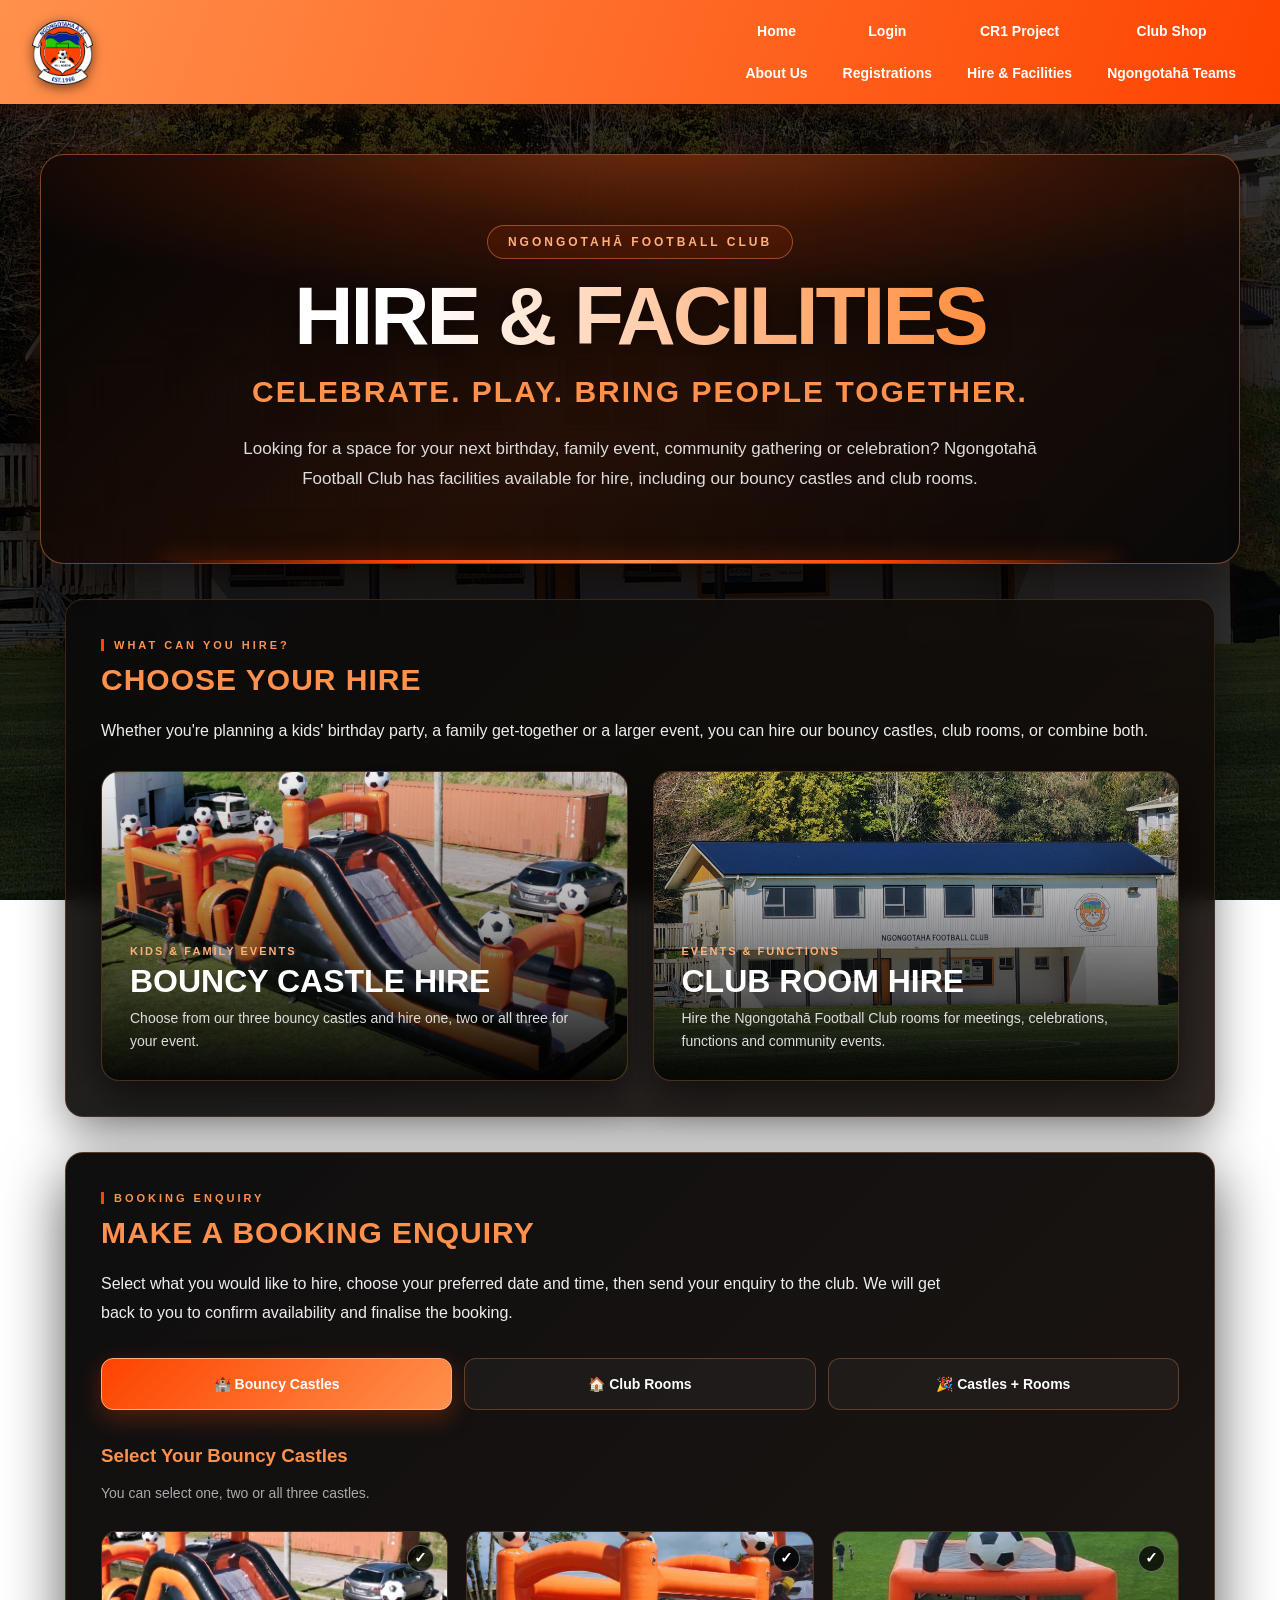
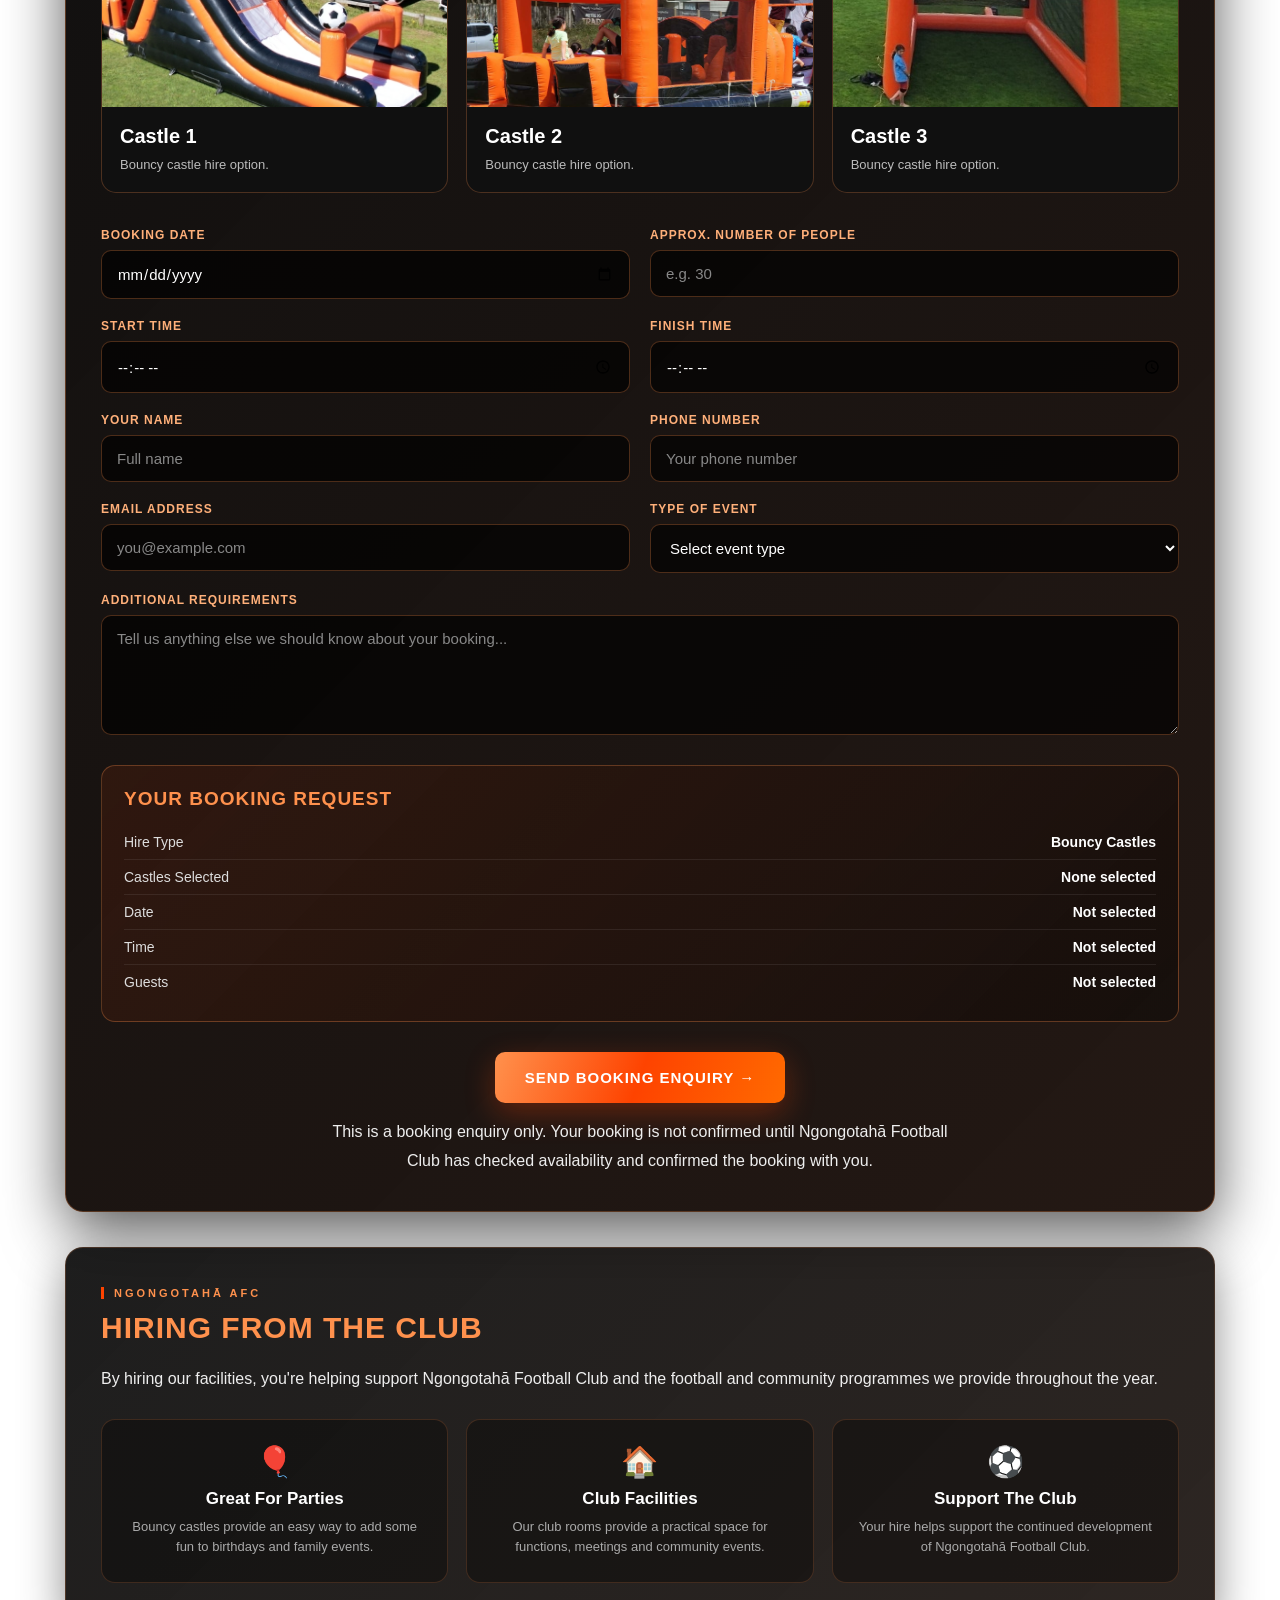
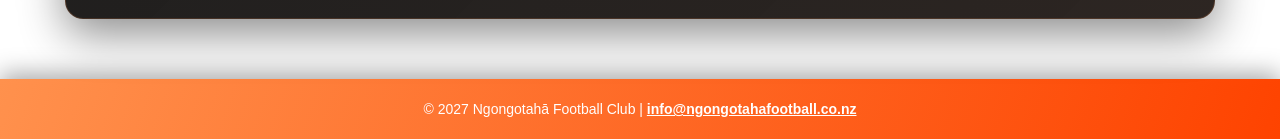
<file: hire.html>
<!DOCTYPE html>

<html lang="en">

<head>

  <meta charset="UTF-8">
  <meta name="viewport" content="width=device-width, initial-scale=1.0">

  <title>Hire & Facilities | Ngongotahā Football Club</title>

  <link rel="stylesheet" href="style.css">

  <style>

    /* =========================================================
       HIRE PAGE
       NGONGOTAHĀ FOOTBALL CLUB
       ========================================================= */

    .hire-page {
      overflow-x: hidden;
    }


    /* =========================================================
       HIRE HERO
       ========================================================= */

    .hire-hero {
      max-width: 1200px;
      margin: 50px auto 35px;
      padding: 70px 35px;
      position: relative;
      overflow: hidden;

      text-align: center;

      background:
        linear-gradient(
          135deg,
          rgba(5,5,5,0.98),
          rgba(35,14,5,0.96),
          rgba(8,8,8,0.98)
        );

      border:
        1px solid rgba(255,145,77,0.45);

      border-radius: 24px;

      box-shadow:
        0 25px 70px rgba(0,0,0,0.75),
        0 0 40px rgba(254,67,0,0.12);
    }


    .hire-hero::before {
      content: "";

      position: absolute;

      top: -180px;
      left: -15%;

      width: 130%;
      height: 320px;

      background:
        radial-gradient(
          ellipse,
          rgba(255,100,25,0.38) 0%,
          rgba(254,67,0,0.12) 40%,
          transparent 72%
        );

      pointer-events: none;
    }


    .hire-hero::after {
      content: "";

      position: absolute;

      left: 10%;
      right: 10%;
      bottom: 0;

      height: 3px;

      background:
        linear-gradient(
          90deg,
          transparent,
          #fe4300,
          #ff914d,
          #fe4300,
          transparent
        );

      box-shadow:
        0 0 20px rgba(254,67,0,0.8);
    }


    .hire-hero-content {
      position: relative;
      z-index: 2;
    }


    .hire-kicker {
      display: inline-block;

      padding: 9px 20px;
      margin-bottom: 18px;

      color: #ffb07a;

      font-size: 12px;
      font-weight: 900;

      letter-spacing: 3px;

      text-transform: uppercase;

      border:
        1px solid rgba(255,145,77,0.45);

      border-radius: 30px;

      background:
        rgba(254,67,0,0.10);
    }


    .hire-hero h1 {
      margin: 0;

      font-size:
        clamp(42px, 7vw, 82px);

      line-height: 0.95;

      font-weight: 900;

      letter-spacing: -3px;

      text-transform: uppercase;

      background:
        linear-gradient(
          90deg,
          #ffffff 0%,
          #ffffff 30%,
          #ffb27e 62%,
          #ff6a00 100%
        );

      -webkit-background-clip: text;
      -webkit-text-fill-color: transparent;

      background-clip: text;

      filter:
        drop-shadow(
          0 5px 12px rgba(0,0,0,0.6)
        );
    }


    .hire-hero h2 {
      margin: 20px 0 0;

      color: #ff914d;

      font-size:
        clamp(19px, 3vw, 30px);

      letter-spacing: 2px;

      text-transform: uppercase;
    }


    .hire-hero p {
      max-width: 800px;

      margin: 25px auto 0;

      color: #dddddd;

      font-size: 17px;

      line-height: 1.75;
    }


    /* =========================================================
       HIRE OPTIONS
       ========================================================= */

    .hire-options {
      display: grid;

      grid-template-columns:
        repeat(2, minmax(0, 1fr));

      gap: 25px;

      margin-top: 25px;
    }


    .hire-option {
      position: relative;

      min-height: 310px;

      overflow: hidden;

      display: flex;
      align-items: flex-end;

      border:
        1px solid rgba(255,145,77,0.28);

      border-radius: 18px;

      background: #080808;

      box-shadow:
        0 15px 40px rgba(0,0,0,0.6);

      cursor: pointer;

      transition:
        transform 0.3s ease,
        border-color 0.3s ease,
        box-shadow 0.3s ease;
    }


    .hire-option:hover {
      transform: translateY(-5px);

      border-color:
        rgba(255,145,77,0.75);

      box-shadow:
        0 22px 50px rgba(0,0,0,0.75);
    }


    .hire-option-image {
      position: absolute;
      inset: 0;

      background-size: cover;
      background-position: center;

      transition:
        transform 0.5s ease;
    }


    .castle-option .hire-option-image {
      background-image:
        url("bounce.jpg");
    }


    .rooms-option .hire-option-image {
      background-image:
        url("background.jpg");
    }


    .hire-option:hover .hire-option-image {
      transform: scale(1.05);
    }


    .hire-option-overlay {
      position: absolute;
      inset: 0;

      background:
        linear-gradient(
          180deg,
          rgba(0,0,0,0.05) 0%,
          rgba(0,0,0,0.28) 40%,
          rgba(0,0,0,0.94) 100%
        );
    }


    .hire-option-content {
      position: relative;
      z-index: 2;

      width: 100%;

      padding: 28px;
    }


    .hire-option-kicker {
      display: block;

      margin-bottom: 8px;

      color: #ffb07a;

      font-size: 11px;
      font-weight: 900;

      letter-spacing: 2px;
    }


    .hire-option h3 {
      margin: 0 0 10px;

      color: white;

      font-size: 32px;

      line-height: 1;

      text-transform: uppercase;
    }


    .hire-option p {
      margin: 0;

      color: #dddddd;

      font-size: 14px;

      line-height: 1.6;
    }


    /* =========================================================
       BOOKING SECTION
       ========================================================= */

    .booking-section {
      background:
        linear-gradient(
          135deg,
          rgba(7,7,7,0.97),
          rgba(24,12,7,0.95)
        );

      border:
        1px solid rgba(255,145,77,0.30);

      box-shadow:
        0 20px 60px rgba(0,0,0,0.65);
    }


    .booking-intro {
      max-width: 850px;
      margin-bottom: 30px !important;
    }


    /* =========================================================
       BOOKING TYPE BUTTONS
       ========================================================= */

    .booking-types {
      display: grid;

      grid-template-columns:
        repeat(3, minmax(0, 1fr));

      gap: 12px;

      margin: 25px 0 35px;
    }


    .booking-type {
      border: 1px solid rgba(255,145,77,0.30);

      border-radius: 12px;

      padding: 17px 12px;

      background:
        rgba(255,255,255,0.04);

      color: white;

      font-family: inherit;

      font-size: 14px;
      font-weight: 800;

      cursor: pointer;

      transition:
        background 0.25s ease,
        border-color 0.25s ease,
        transform 0.25s ease;
    }


    .booking-type:hover {
      transform: translateY(-2px);

      border-color:
        rgba(255,145,77,0.70);
    }


    .booking-type.active {
      background:
        linear-gradient(
          135deg,
          #fe4300,
          #ff914d
        );

      border-color:
        #ffb07a;

      box-shadow:
        0 8px 25px rgba(254,67,0,0.28);
    }


    /* =========================================================
       CASTLE SELECTOR
       ========================================================= */

    .booking-area {
      display: none;
    }


    .booking-area.active {
      display: block;
    }


    .castle-grid {
      display: grid;

      grid-template-columns:
        repeat(3, minmax(0, 1fr));

      gap: 18px;

      margin: 25px 0 35px;
    }


    .castle-card {
      position: relative;

      overflow: hidden;

      border:
        1px solid rgba(255,145,77,0.25);

      border-radius: 15px;

      background:
        #101010;

      cursor: pointer;

      transition:
        transform 0.25s ease,
        border-color 0.25s ease,
        box-shadow 0.25s ease;
    }


    .castle-card:hover {
      transform: translateY(-3px);

      border-color:
        rgba(255,145,77,0.65);
    }


    .castle-card.selected {
      border-color:
        #ff6a00;

      box-shadow:
        0 0 0 2px rgba(255,106,0,0.25),
        0 12px 30px rgba(0,0,0,0.55);
    }


    /* =========================================================
       INDIVIDUAL CASTLE IMAGES
       ========================================================= */

    .castle-image {
      width: 100%;
      height: 175px;

      background-position: center;
      background-size: cover;
      background-repeat: no-repeat;
    }


    .castle-card:nth-child(1) .castle-image {
      background-image:
        url("castle1.jpg");
    }


    .castle-card:nth-child(2) .castle-image {
      background-image:
        url("castle2.jpg");
    }


    .castle-card:nth-child(3) .castle-image {
      background-image:
        url("castle3.jpg");
    }


    .castle-info {
      padding: 18px;
    }


    .castle-info h3 {
      margin: 0 0 7px;

      color: white;

      font-size: 20px;
    }


    .castle-info p {
      margin: 0;

      color: #bbbbbb;

      font-size: 13px;
      line-height: 1.5;
    }


    .castle-checkbox {
      position: absolute;

      top: 13px;
      right: 13px;

      width: 27px;
      height: 27px;

      display: flex;
      align-items: center;
      justify-content: center;

      border-radius: 50%;

      background:
        rgba(0,0,0,0.75);

      border:
        1px solid rgba(255,255,255,0.35);

      color: white;

      font-size: 15px;
      font-weight: 900;
    }


    .castle-card.selected .castle-checkbox {
      background: #fe4300;

      border-color:
        #ff914d;
    }


    /* =========================================================
       FORM
       ========================================================= */

    .booking-form {
      display: grid;

      grid-template-columns:
        repeat(2, minmax(0, 1fr));

      gap: 20px;
    }


    .form-group {
      display: flex;

      flex-direction: column;

      gap: 8px;
    }


    .form-group.full {
      grid-column:
        1 / -1;
    }


    .form-group label {
      color: #ffb07a;

      font-size: 12px;

      font-weight: 800;

      letter-spacing: 1px;

      text-transform: uppercase;
    }


    .form-group input,
    .form-group select,
    .form-group textarea {

      width: 100%;

      padding: 14px 15px;

      color: white;

      font-family: inherit;

      font-size: 15px;

      background:
        rgba(0,0,0,0.65);

      border:
        1px solid rgba(255,145,77,0.28);

      border-radius: 10px;

      outline: none;

      transition:
        border-color 0.2s ease,
        box-shadow 0.2s ease;
    }


    .form-group input:focus,
    .form-group select:focus,
    .form-group textarea:focus {

      border-color:
        #ff914d;

      box-shadow:
        0 0 0 3px rgba(254,67,0,0.12);
    }


    .form-group select {
      color-scheme: dark;
    }


    .form-group textarea {
      min-height: 120px;

      resize: vertical;
    }


    .form-group input::placeholder,
    .form-group textarea::placeholder {
      color: #888888;
    }


    /* =========================================================
       HALL INFORMATION
       ========================================================= */

    .rooms-preview {
      display: grid;

      grid-template-columns:
        minmax(250px, 0.85fr)
        minmax(0, 1.15fr);

      gap: 25px;

      align-items: center;

      margin: 25px 0 35px;

      padding: 18px;

      border:
        1px solid rgba(255,145,77,0.20);

      border-radius: 16px;

      background:
        rgba(0,0,0,0.35);
    }


    .rooms-preview-image {
      min-height: 250px;

      border-radius: 12px;

      background:
        url("background.jpg")
        center / cover no-repeat;
    }


    .rooms-preview-text h3 {
      margin: 0 0 12px;

      color: white;

      font-size: 27px;
    }


    .rooms-preview-text p {
      margin: 0 0 12px;

      color: #cccccc;

      font-size: 15px;

      line-height: 1.7;
    }


    .rooms-preview-text p:last-child {
      margin-bottom: 0;
    }


    /* =========================================================
       BOOKING SUMMARY
       ========================================================= */

    .booking-summary {
      margin-top: 30px;

      padding: 22px;

      border:
        1px solid rgba(255,145,77,0.30);

      border-radius: 14px;

      background:
        linear-gradient(
          135deg,
          rgba(254,67,0,0.10),
          rgba(0,0,0,0.35)
        );
    }


    .booking-summary h3 {
      margin: 0 0 15px;

      color: #ff914d;

      font-size: 19px;

      text-transform: uppercase;

      letter-spacing: 1px;
    }


    .summary-line {
      display: flex;

      justify-content: space-between;

      gap: 20px;

      padding: 9px 0;

      border-bottom:
        1px solid rgba(255,255,255,0.08);

      color: #dddddd;

      font-size: 14px;
    }


    .summary-line:last-child {
      border-bottom: none;
    }


    .summary-value {
      color: white;

      font-weight: 700;

      text-align: right;
    }


    /* =========================================================
       SUBMIT
       ========================================================= */

    .booking-submit-area {
      margin-top: 30px;

      text-align: center;
    }


    .booking-submit {
      display: inline-flex;

      align-items: center;
      justify-content: center;

      gap: 12px;

      min-width: 280px;

      padding: 17px 30px;

      border: none;

      border-radius: 10px;

      background:
        linear-gradient(
          110deg,
          #ff914d,
          #fe4300,
          #ff6a00
        );

      color: white;

      font-family: inherit;

      font-size: 15px;

      font-weight: 900;

      letter-spacing: 1px;

      text-transform: uppercase;

      cursor: pointer;

      box-shadow:
        0 10px 30px rgba(254,67,0,0.30);

      transition:
        transform 0.25s ease,
        box-shadow 0.25s ease;
    }


    .booking-submit:hover {
      transform:
        translateY(-3px);

      box-shadow:
        0 15px 40px rgba(254,67,0,0.45);
    }


    .booking-note {
      max-width: 650px;

      margin: 15px auto 0;

      color: #999999;

      font-size: 12px;

      line-height: 1.6;
    }


    /* =========================================================
       SMALL INFORMATION CARDS
       ========================================================= */

    .hire-info-grid {
      display: grid;

      grid-template-columns:
        repeat(3, minmax(0, 1fr));

      gap: 18px;

      margin-top: 25px;
    }


    .hire-info-card {
      padding: 24px;

      border:
        1px solid rgba(255,145,77,0.18);

      border-radius: 14px;

      background:
        rgba(0,0,0,0.35);

      text-align: center;
    }


    .hire-info-icon {
      font-size: 30px;

      margin-bottom: 10px;
    }


    .hire-info-card h3 {
      margin: 0 0 8px;

      color: white;

      font-size: 17px;
    }


    .hire-info-card p {
      margin: 0;

      color: #aaaaaa;

      font-size: 13px;

      line-height: 1.6;
    }


    /* =========================================================
       MOBILE
       ========================================================= */

    @media (max-width: 900px) {

      .hire-hero {
        margin: 30px 15px;

        padding:
          55px 20px;
      }


      .hire-options {
        grid-template-columns: 1fr;
      }


      .booking-types {
        grid-template-columns: 1fr;
      }


      .castle-grid {
        grid-template-columns: 1fr;
      }


      .booking-form {
        grid-template-columns: 1fr;
      }


      .form-group.full {
        grid-column: auto;
      }


      .rooms-preview {
        grid-template-columns: 1fr;
      }


      .rooms-preview-image {
        min-height: 210px;
      }


      .hire-info-grid {
        grid-template-columns: 1fr;
      }

    }


    @media (max-width: 600px) {

      .hire-hero {
        margin-top: 20px;

        border-radius: 16px;

        padding:
          45px 18px;
      }


      .hire-hero h1 {
        font-size: 42px;

        letter-spacing: -1px;
      }


      .hire-hero h2 {
        font-size: 18px;
      }


      .hire-hero p {
        font-size: 15px;
      }


      .hire-option {
        min-height: 270px;
      }


      .hire-option-content {
        padding: 22px;
      }


      .hire-option h3 {
        font-size: 27px;
      }


      .section {
        padding:
          25px 18px;
      }


      .castle-image {
        height: 190px;
      }


      .booking-submit {
        width: 100%;

        min-width: 0;
      }


      .summary-line {
        flex-direction: column;

        gap: 4px;
      }


      .summary-value {
        text-align: left;
      }

    }

  </style>

</head>

<body class="hire-page">

  <!-- =========================================================
     NGONGOTĀHĀ AFC NAVIGATION BAR
     Uses the existing shared style.css
     ========================================================= -->

<nav class="navbar" id="navbar">

    <!-- Club Logo -->
    <a href="index.html" class="navbar-logo" aria-label="Ngongotāhā AFC home">
        <img
            src="logo.png"
            alt="Ngongotāhā Football Club Logo"
        >
    </a>

    <!-- Navigation Links -->
    <div class="nav-links">

        <!-- Home and About Us -->
        <div style="display:flex;flex-direction:column;align-items:center;">
            <a href="index.html">Home</a>
            <a href="aboutus.html">About Us</a>
        </div>

        <!-- Login and Registrations -->
        <div style="display:flex;flex-direction:column;align-items:center;">
            <a href="https://ngongotahaafc.friendlymanager.com">Login</a>
            <a href="registrations.html">Registrations</a>
        </div>

        <!-- CR1 Project and Facilities -->
        <div style="display:flex;flex-direction:column;align-items:center;">
            <a href="cr1.html">CR1 Project</a>
            <a href="hire.html">Hire &amp; Facilities</a>
        </div>

        <!-- Club Shop and Teams Dropdown -->
        <div style="display:flex;flex-direction:column;align-items:center;">

            <a href="shop.html">Club Shop</a>

            <div class="dropdown">

                <button
                    class="dropbtn"
                    type="button"
                    aria-haspopup="true"
                >
                    Ngongotahā Teams
                </button>

                <div class="dropdown-content">
                    <a href="senior-teams.html">Senior Teams</a>
                    <a href="junior-teams.html">Junior Teams</a>
                    <a href="womens-teams.html">Women's Teams</a>
                </div>

            </div>

        </div>

    </div>

</nav>

  <!-- =====================================================
       HERO
       ===================================================== -->

  <section class="hire-hero">

    <div class="hire-hero-content">

      <div class="hire-kicker">
        NGONGOTAHĀ FOOTBALL CLUB
      </div>


      <h1>
        Hire & Facilities
      </h1>


      <h2>
        Celebrate. Play. Bring People Together.
      </h2>


      <p>
        Looking for a space for your next birthday, family event,
        community gathering or celebration? Ngongotahā Football Club
        has facilities available for hire, including our bouncy
        castles and club rooms.
      </p>

    </div>

  </section>

  <!-- =====================================================
       MAIN CONTENT
       ===================================================== -->

  <main class="content">

    <!-- ===================================================
         HIRE OPTIONS
         =================================================== -->

    <section class="section">

      <div class="home-section-label">
        WHAT CAN YOU HIRE?
      </div>


      <h2>
        Choose Your Hire
      </h2>


      <p>
        Whether you're planning a kids' birthday party, a family
        get-together or a larger event, you can hire our bouncy
        castles, club rooms, or combine both.
      </p>


      <div class="hire-options">


        <div class="hire-option castle-option">

          <div class="hire-option-image"></div>

          <div class="hire-option-overlay"></div>

          <div class="hire-option-content">

            <span class="hire-option-kicker">
              KIDS & FAMILY EVENTS
            </span>

            <h3>
              Bouncy Castle Hire
            </h3>

            <p>
              Choose from our three bouncy castles and hire
              one, two or all three for your event.
            </p>

          </div>

        </div>



        <div class="hire-option rooms-option">

          <div class="hire-option-image"></div>

          <div class="hire-option-overlay"></div>

          <div class="hire-option-content">

            <span class="hire-option-kicker">
              EVENTS & FUNCTIONS
            </span>

            <h3>
              Club Room Hire
            </h3>

            <p>
              Hire the Ngongotahā Football Club rooms for
              meetings, celebrations, functions and community events.
            </p>

          </div>

        </div>


      </div>

    </section>



    <!-- ===================================================
         BOOKING
         =================================================== -->

    <section class="section booking-section">

      <div class="home-section-label">
        BOOKING ENQUIRY
      </div>


      <h2>
        Make A Booking Enquiry
      </h2>


      <p class="booking-intro">
        Select what you would like to hire, choose your preferred
        date and time, then send your enquiry to the club. We will
        get back to you to confirm availability and finalise the booking.
      </p>



      <div class="booking-types">

        <button
          type="button"
          class="booking-type active"
          data-type="castles"
        >
          🏰 Bouncy Castles
        </button>


        <button
          type="button"
          class="booking-type"
          data-type="rooms"
        >
          🏠 Club Rooms
        </button>


        <button
          type="button"
          class="booking-type"
          data-type="both"
        >
          🎉 Castles + Rooms
        </button>

      </div>



      <!-- CASTLE SELECTION -->

      <div
        class="booking-area active"
        id="castleArea"
      >

        <h3 style="color:#ff914d; margin-bottom:5px;">
          Select Your Bouncy Castles
        </h3>

        <p style="color:#aaa; font-size:14px;">
          You can select one, two or all three castles.
        </p>


        <div class="castle-grid">


          <!-- CASTLE 1 -->

          <div
            class="castle-card"
            data-castle="Bouncy Castle 1"
          >

            <div class="castle-image"></div>

            <div class="castle-checkbox">
              ✓
            </div>

            <div class="castle-info">

              <h3>
                Castle 1
              </h3>

              <p>
                Bouncy castle hire option.
              </p>

            </div>

          </div>



          <!-- CASTLE 2 -->

          <div
            class="castle-card"
            data-castle="Bouncy Castle 2"
          >

            <div class="castle-image"></div>

            <div class="castle-checkbox">
              ✓
            </div>

            <div class="castle-info">

              <h3>
                Castle 2
              </h3>

              <p>
                Bouncy castle hire option.
              </p>

            </div>

          </div>



          <!-- CASTLE 3 -->

          <div
            class="castle-card"
            data-castle="Bouncy Castle 3"
          >

            <div class="castle-image"></div>

            <div class="castle-checkbox">
              ✓
            </div>

            <div class="castle-info">

              <h3>
                Castle 3
              </h3>

              <p>
                Bouncy castle hire option.
              </p>

            </div>

          </div>


        </div>

      </div>



      <!-- CLUB ROOM PREVIEW -->

      <div
        class="booking-area"
        id="roomsArea"
      >

        <div class="rooms-preview">

          <div class="rooms-preview-image"></div>


          <div class="rooms-preview-text">

            <h3>
              Ngongotahā Club Rooms
            </h3>

            <p>
              Our club rooms are available for functions,
              celebrations, meetings and community events.
            </p>

            <p>
              Tell us what you are planning in the booking
              details below and we can discuss your requirements.
            </p>

          </div>

        </div>

      </div>



      <!-- BOOKING FORM -->

      <form
        class="booking-form"
        id="bookingForm"
      >


        <div class="form-group">

          <label for="bookingDate">
            Booking Date
          </label>

          <input
            type="date"
            id="bookingDate"
            required
          >

        </div>



        <div class="form-group">

          <label for="guestCount">
            Approx. Number of People
          </label>

          <input
            type="number"
            id="guestCount"
            min="1"
            placeholder="e.g. 30"
            required
          >

        </div>



        <div class="form-group">

          <label for="startTime">
            Start Time
          </label>

          <input
            type="time"
            id="startTime"
            required
          >

        </div>



        <div class="form-group">

          <label for="endTime">
            Finish Time
          </label>

          <input
            type="time"
            id="endTime"
            required
          >

        </div>



        <div class="form-group">

          <label for="customerName">
            Your Name
          </label>

          <input
            type="text"
            id="customerName"
            placeholder="Full name"
            required
          >

        </div>



        <div class="form-group">

          <label for="customerPhone">
            Phone Number
          </label>

          <input
            type="tel"
            id="customerPhone"
            placeholder="Your phone number"
            required
          >

        </div>



        <div class="form-group">

          <label for="customerEmail">
            Email Address
          </label>

          <input
            type="email"
            id="customerEmail"
            placeholder="you@example.com"
            required
          >

        </div>



        <div class="form-group">

          <label for="eventType">
            Type Of Event
          </label>

          <select
            id="eventType"
            required
          >

            <option value="">
              Select event type
            </option>

            <option>
              Birthday Party
            </option>

            <option>
              Family Event
            </option>

            <option>
              Community Event
            </option>

            <option>
              Club / Sports Event
            </option>

            <option>
              Meeting
            </option>

            <option>
              Function / Celebration
            </option>

            <option>
              Other
            </option>

          </select>

        </div>



        <div class="form-group full">

          <label for="bookingNotes">
            Additional Requirements
          </label>

          <textarea
            id="bookingNotes"
            placeholder="Tell us anything else we should know about your booking..."
          ></textarea>

        </div>


      </form>



      <!-- BOOKING SUMMARY -->

      <div class="booking-summary">

        <h3>
          Your Booking Request
        </h3>


        <div class="summary-line">

          <span>
            Hire Type
          </span>

          <span
            class="summary-value"
            id="summaryType"
          >
            Bouncy Castles
          </span>

        </div>


        <div class="summary-line">

          <span>
            Castles Selected
          </span>

          <span
            class="summary-value"
            id="summaryCastles"
          >
            None selected
          </span>

        </div>


        <div class="summary-line">

          <span>
            Date
          </span>

          <span
            class="summary-value"
            id="summaryDate"
          >
            Not selected
          </span>

        </div>


        <div class="summary-line">

          <span>
            Time
          </span>

          <span
            class="summary-value"
            id="summaryTime"
          >
            Not selected
          </span>

        </div>


        <div class="summary-line">

          <span>
            Guests
          </span>

          <span
            class="summary-value"
            id="summaryGuests"
          >
            Not selected
          </span>

        </div>

      </div>



      <!-- SUBMIT -->

      <div class="booking-submit-area">

        <button
          type="button"
          class="booking-submit"
          id="submitBooking"
        >
          Send Booking Enquiry →
        </button>


        <p class="booking-note">

          This is a booking enquiry only. Your booking is not
          confirmed until Ngongotahā Football Club has checked
          availability and confirmed the booking with you.

        </p>

      </div>


    </section>



    <!-- ===================================================
         WHY HIRE WITH US
         =================================================== -->

    <section class="section">

      <div class="home-section-label">
        NGONGOTAHĀ AFC
      </div>


      <h2>
        Hiring From The Club
      </h2>


      <p>
        By hiring our facilities, you're helping support
        Ngongotahā Football Club and the football and community
        programmes we provide throughout the year.
      </p>


      <div class="hire-info-grid">


        <div class="hire-info-card">

          <div class="hire-info-icon">
            🎈
          </div>

          <h3>
            Great For Parties
          </h3>

          <p>
            Bouncy castles provide an easy way to add some fun
            to birthdays and family events.
          </p>

        </div>



        <div class="hire-info-card">

          <div class="hire-info-icon">
            🏠
          </div>

          <h3>
            Club Facilities
          </h3>

          <p>
            Our club rooms provide a practical space for
            functions, meetings and community events.
          </p>

        </div>



        <div class="hire-info-card">

          <div class="hire-info-icon">
            ⚽
          </div>

          <h3>
            Support The Club
          </h3>

          <p>
            Your hire helps support the continued development
            of Ngongotahā Football Club.
          </p>

        </div>


      </div>

    </section>

  </main>

  <!-- =====================================================
       FOOTER
       ===================================================== -->

  <footer>

  © 2027 Ngongotahā Football Club |

  <a href="mailto:info@ngongotahafootball.co.nz?subject=Enquiry%20for%20Ngongotah%C4%81%20Football%20Club">
    info@ngongotahafootball.co.nz
</a>

</footer>


  <!-- =====================================================
       JAVASCRIPT
       ===================================================== -->

  <script>


    /* =====================================================
       NAVBAR
       ===================================================== */

    const navbar =
      document.getElementById("navbar");


    window.addEventListener(
      "scroll",
      function() {

        if (window.scrollY > 50) {

          navbar.classList.add("scrolled");

        } else {

          navbar.classList.remove("scrolled");

        }

      }
    );



    /* =====================================================
       TEAMS DROPDOWN
       Positions the menu just below the button on phones so
       it never covers the button. Desktop uses the CSS, so
       hover still opens flush under the button.
       ===================================================== */

    (function () {

      function initialiseDropdown() {

        const dropdown =
          document.querySelector(".dropdown");

        const dropButton =
          document.querySelector(".dropbtn");

        const dropMenu =
          document.querySelector(".dropdown-content");

        const navBarElement =
          document.getElementById("navbar");

        const navLinks =
          document.querySelector(".nav-links");


        if (!dropdown || !dropButton || !dropMenu) {
          return;
        }


        const mobileQuery =
          window.matchMedia("(max-width: 900px)");

        /* Space between the button and the menu on phones */
        const GAP = 6;


        function positionDropdown() {

          /* Desktop: let the CSS handle it */

          if (!mobileQuery.matches) {

            dropMenu.style.top = "";
            dropMenu.style.left = "";
            dropMenu.style.transform = "";

            return;

          }


          const buttonRect =
            dropButton.getBoundingClientRect();

          const navRect =
            navBarElement
              ? navBarElement.getBoundingClientRect()
              : buttonRect;

          const menuWidth =
            dropMenu.offsetWidth || 190;


          /* Always below the button and the navbar edge */

          const top =
            Math.max(buttonRect.bottom, navRect.bottom) + GAP;


          /* Centre under the button, but keep on screen */

          let left =
            buttonRect.left +
            buttonRect.width / 2 -
            menuWidth / 2;

          left =
            Math.max(
              10,
              Math.min(
                left,
                window.innerWidth - menuWidth - 10
              )
            );


          dropMenu.style.top = top + "px";
          dropMenu.style.left = left + "px";
          dropMenu.style.transform = "none";

        }


        function openDropdown() {

          dropdown.classList.add("mobile-open");

          dropButton.setAttribute("aria-expanded", "true");

          positionDropdown();

        }


        function closeDropdown() {

          dropdown.classList.remove("mobile-open");

          dropButton.setAttribute("aria-expanded", "false");

        }


        dropButton.setAttribute("aria-expanded", "false");


        dropButton.addEventListener(
          "click",
          function (event) {

            event.preventDefault();

            event.stopPropagation();


            if (dropdown.classList.contains("mobile-open")) {

              closeDropdown();

            } else {

              openDropdown();

            }

          }
        );


        /* Desktop hover: keep the position correct */

        dropdown.addEventListener(
          "mouseenter",
          positionDropdown
        );


        document.addEventListener(
          "click",
          function (event) {

            if (!dropdown.contains(event.target)) {

              closeDropdown();

            }

          }
        );


        document.addEventListener(
          "keydown",
          function (event) {

            if (event.key === "Escape") {

              closeDropdown();

            }

          }
        );


        dropMenu.querySelectorAll("a").forEach(
          function (link) {

            link.addEventListener("click", closeDropdown);

          }
        );


        /* Re-position if the phone rotates or resizes */

        window.addEventListener(
          "resize",
          positionDropdown
        );


        /* If the nav bar is swiped sideways, close the menu */

        if (navLinks) {

          navLinks.addEventListener(
            "scroll",
            closeDropdown,
            { passive: true }
          );

        }

      }


      if (document.readyState === "loading") {

        document.addEventListener(
          "DOMContentLoaded",
          initialiseDropdown
        );

      } else {

        initialiseDropdown();

      }

    })();



    /* =====================================================
       BOOKING VARIABLES
       ===================================================== */

    let bookingType =
      "Bouncy Castles";


    const bookingTypes =
      document.querySelectorAll(
        ".booking-type"
      );


    const castleCards =
      document.querySelectorAll(
        ".castle-card"
      );


    const castleArea =
      document.getElementById(
        "castleArea"
      );


    const roomsArea =
      document.getElementById(
        "roomsArea"
      );



    /* =====================================================
       BOOKING TYPE SELECTION
       ===================================================== */

    bookingTypes.forEach(
      function(button) {

        button.addEventListener(
          "click",
          function() {

            bookingTypes.forEach(
              function(item) {

                item.classList.remove(
                  "active"
                );

              }
            );


            button.classList.add(
              "active"
            );


            const type =
              button.dataset.type;


            if (type === "castles") {

              bookingType =
                "Bouncy Castles";

              castleArea.classList.add(
                "active"
              );

              roomsArea.classList.remove(
                "active"
              );

            }


            if (type === "rooms") {

              bookingType =
                "Club Rooms";

              castleArea.classList.remove(
                "active"
              );

              roomsArea.classList.add(
                "active"
              );

            }


            if (type === "both") {

              bookingType =
                "Bouncy Castles + Club Rooms";

              castleArea.classList.add(
                "active"
              );

              roomsArea.classList.add(
                "active"
              );

            }


            document.getElementById(
              "summaryType"
            ).textContent =
              bookingType;

          }
        );

      }
    );



    /* =====================================================
       CASTLE SELECTION
       ===================================================== */

    castleCards.forEach(
      function(card) {

        card.addEventListener(
          "click",
          function() {

            card.classList.toggle(
              "selected"
            );


            updateCastleSummary();

          }
        );

      }
    );



    function updateCastleSummary() {

      const selected =
        document.querySelectorAll(
          ".castle-card.selected"
        );


      if (!selected.length) {

        document.getElementById(
          "summaryCastles"
        ).textContent =
          "None selected";

        return;

      }


      const names = [];


      selected.forEach(
        function(card) {

          names.push(
            card.dataset.castle
          );

        }
      );


      document.getElementById(
        "summaryCastles"
      ).textContent =
        names.join(", ");

    }



    /* =====================================================
       DATE
       ===================================================== */

    const bookingDate =
      document.getElementById(
        "bookingDate"
      );


    const today =
      new Date();


    const year =
      today.getFullYear();


    const month =
      String(
        today.getMonth() + 1
      ).padStart(2, "0");


    const day =
      String(
        today.getDate()
      ).padStart(2, "0");


    bookingDate.min =
      `${year}-${month}-${day}`;



    /* =====================================================
       LIVE SUMMARY
       ===================================================== */

    bookingDate.addEventListener(
      "change",
      updateSummary
    );


    document.getElementById(
      "startTime"
    ).addEventListener(
      "change",
      updateSummary
    );


    document.getElementById(
      "endTime"
    ).addEventListener(
      "change",
      updateSummary
    );


    document.getElementById(
      "guestCount"
    ).addEventListener(
      "input",
      updateSummary
    );



    function updateSummary() {

      const date =
        bookingDate.value;


      const start =
        document.getElementById(
          "startTime"
        ).value;


      const end =
        document.getElementById(
          "endTime"
        ).value;


      const guests =
        document.getElementById(
          "guestCount"
        ).value;


      if (date) {

        const dateObject =
          new Date(
            date + "T00:00:00"
          );


        document.getElementById(
          "summaryDate"
        ).textContent =
          dateObject.toLocaleDateString(
            "en-NZ",
            {
              weekday: "short",
              day: "numeric",
              month: "long",
              year: "numeric"
            }
          );

      } else {

        document.getElementById(
          "summaryDate"
        ).textContent =
          "Not selected";

      }


      if (start && end) {

        document.getElementById(
          "summaryTime"
        ).textContent =
          `${start} – ${end}`;

      } else {

        document.getElementById(
          "summaryTime"
        ).textContent =
          "Not selected";

      }


      document.getElementById(
        "summaryGuests"
      ).textContent =
        guests
          ? guests
          : "Not selected";

    }



    /* =====================================================
       SUBMIT BOOKING ENQUIRY
       ===================================================== */

    document.getElementById(
      "submitBooking"
    ).addEventListener(
      "click",
      function() {


        const form =
          document.getElementById(
            "bookingForm"
          );


        if (!form.checkValidity()) {

          form.reportValidity();

          return;

        }


        const selectedCastles =
          Array.from(
            document.querySelectorAll(
              ".castle-card.selected"
            )
          ).map(
            function(card) {

              return card.dataset.castle;

            }
          );


        if (
          (
            bookingType ===
            "Bouncy Castles"
            ||
            bookingType ===
            "Bouncy Castles + Club Rooms"
          )
          &&
          selectedCastles.length === 0
        ) {

          alert(
            "Please select at least one bouncy castle."
          );

          return;

        }


        const date =
          document.getElementById(
            "bookingDate"
          ).value;


        const start =
          document.getElementById(
            "startTime"
          ).value;


        const end =
          document.getElementById(
            "endTime"
          ).value;


        const guests =
          document.getElementById(
            "guestCount"
          ).value;


        const name =
          document.getElementById(
            "customerName"
          ).value;


        const phone =
          document.getElementById(
            "customerPhone"
          ).value;


        const email =
          document.getElementById(
            "customerEmail"
          ).value;


        const eventType =
          document.getElementById(
            "eventType"
          ).value;


        const notes =
          document.getElementById(
            "bookingNotes"
          ).value;


        let castleText =
          selectedCastles.length
            ? selectedCastles.join(", ")
            : "Not required";


        const subject =
          encodeURIComponent(
            "Ngongotahā AFC Hire Booking Enquiry"
          );


        const body =
          encodeURIComponent(

`NGONGOTAHĀ AFC HIRE BOOKING ENQUIRY

Hire Type:
${bookingType}

Bouncy Castles:
${castleText}

Booking Date:
${date}

Time:
${start} - ${end}

Approx. Number of People:
${guests}

Name:
${name}

Phone:
${phone}

Email:
${email}

Event Type:
${eventType}

Additional Requirements:
${notes || "None"}

Please contact me to confirm availability and finalise the booking.

This enquiry has been submitted through the Ngongotahā Football Club website.`
          );


        window.location.href =
          `mailto:info@ngongotahafootball.co.nz?subject=${subject}&body=${body}`;

      }
    );


    /* =====================================================
       INITIAL SUMMARY
       ===================================================== */

    updateSummary();
    updateCastleSummary();

  </script>

</body>

</html>
</file>
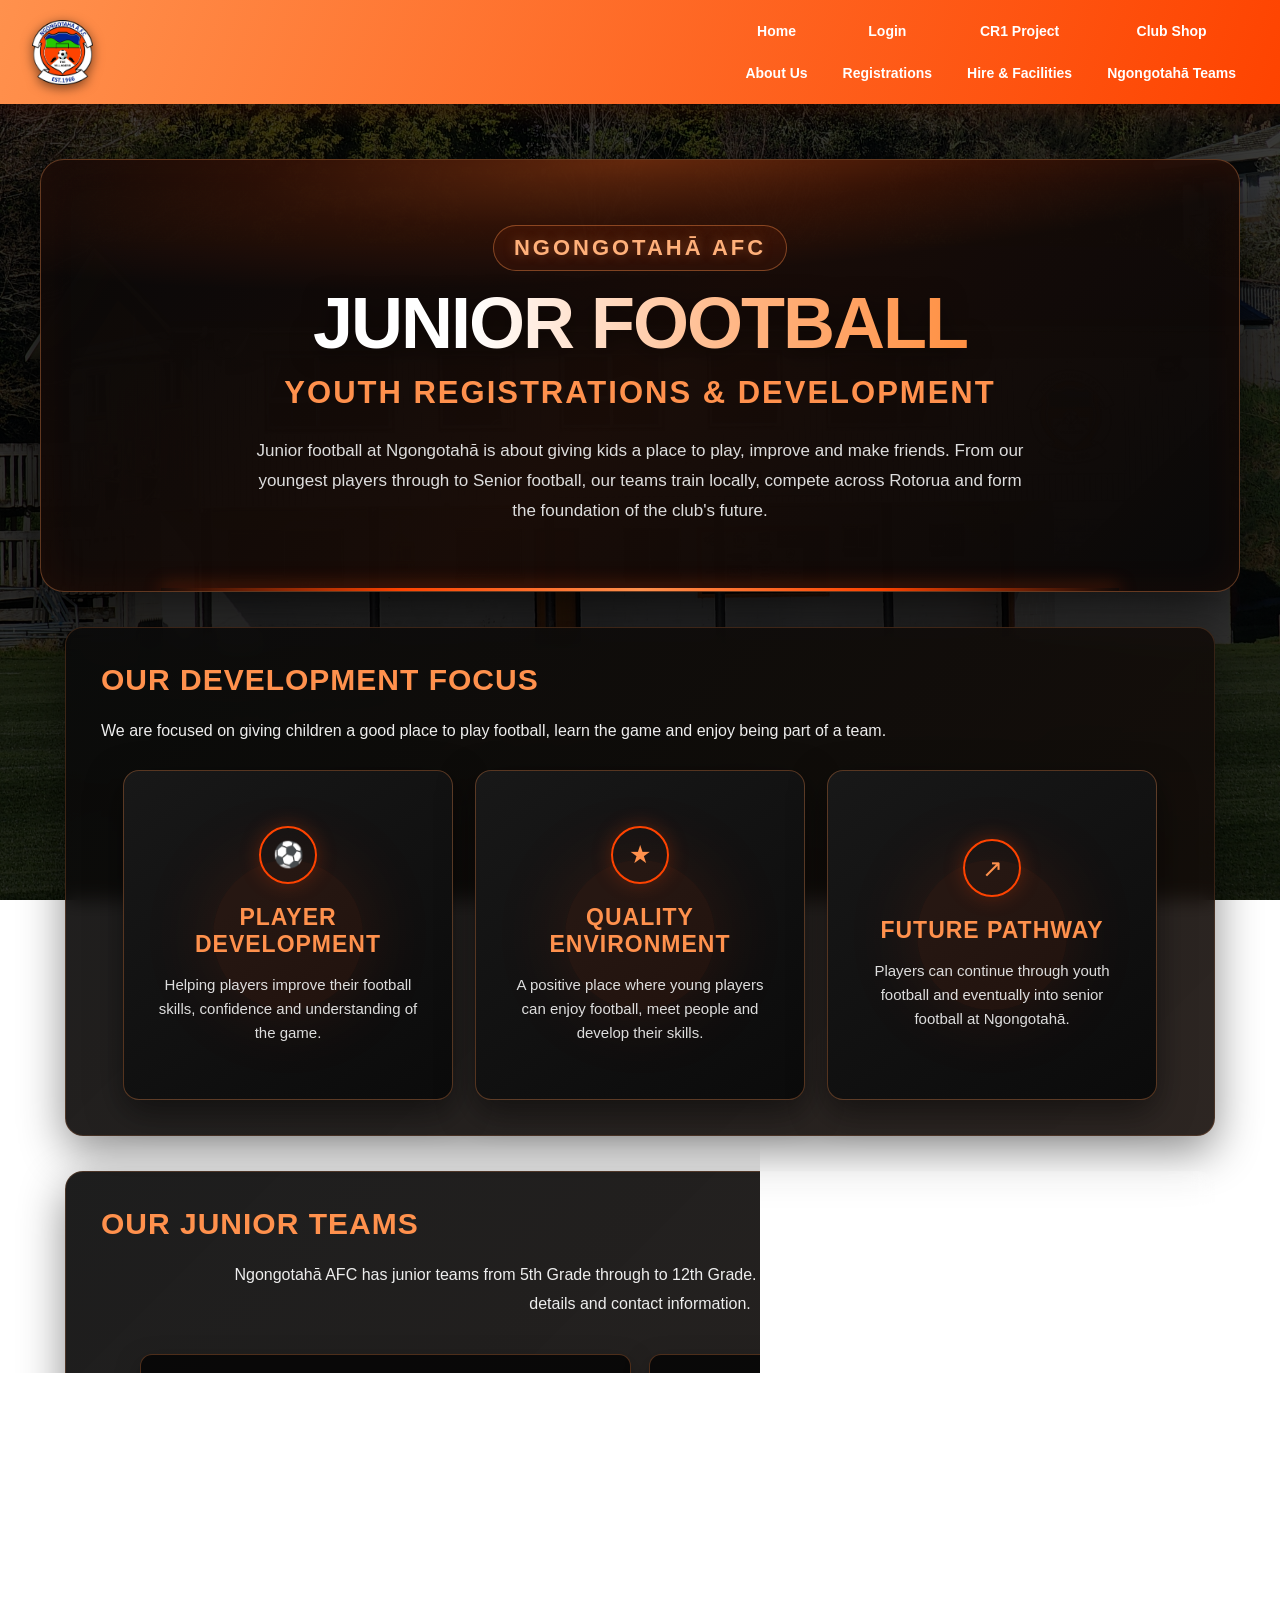
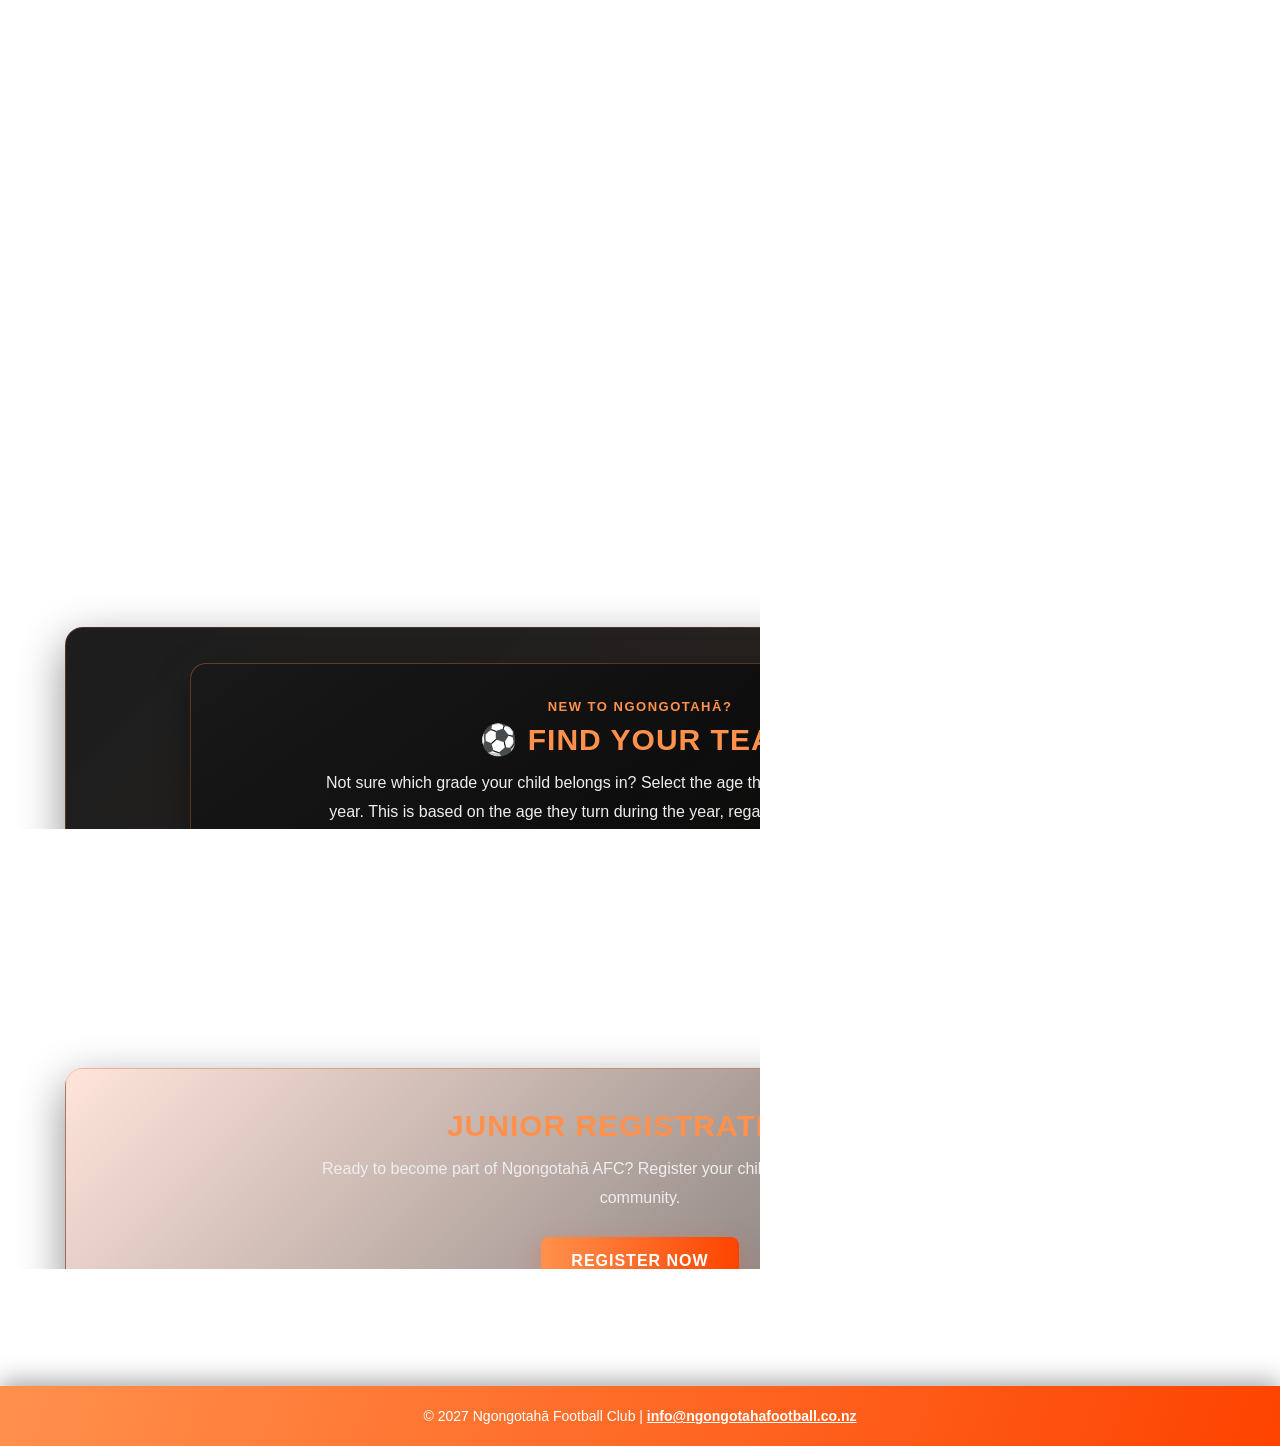
<file: junior-teams.html>
<!DOCTYPE html>

<html lang="en">

<head>
  <meta charset="UTF-8">
  <meta name="viewport" content="width=device-width, initial-scale=1.0">

  <title>Ngongotahā Football Club - Junior Teams</title>

  <link rel="stylesheet" href="style.css">

  <style>

    /* =========================================================
       JUNIOR TEAM DIRECTORY
       ========================================================= */

    .junior-teams-section { margin-top: 20px; }

    .teams-intro { max-width: 850px; margin: 0 auto 35px; text-align: center; }
    .teams-intro p { margin-bottom: 0; }

    .team-list {
      display: grid;
      grid-template-columns: repeat(2, 1fr);
      gap: 18px;
      max-width: 1000px;
      margin: 0 auto;
    }

    .team-row {
      display: flex;
      align-items: center;
      justify-content: space-between;
      gap: 20px;
      padding: 22px 24px;
      background: rgba(0, 0, 0, 0.72);
      border: 1px solid rgba(255, 145, 77, 0.28);
      border-radius: 12px;
      box-shadow: 0 8px 25px rgba(0, 0, 0, 0.35);
      transition: transform 0.25s ease, border-color 0.25s ease, background 0.25s ease;
    }

    .team-row:hover {
      transform: translateY(-3px);
      border-color: rgba(255, 145, 77, 0.7);
      background: rgba(15, 15, 15, 0.9);
    }

    .team-information { display: flex; align-items: center; gap: 18px; min-width: 0; }

    .team-number {
      min-width: 48px;
      height: 48px;
      display: flex;
      align-items: center;
      justify-content: center;
      border-radius: 50%;
      background: rgba(255, 145, 77, 0.12);
      border: 1px solid rgba(255, 145, 77, 0.45);
      color: #ff914d;
      font-weight: 700;
      font-size: 15px;
    }

    .team-information h3 { margin: 0 0 5px; font-size: 20px; }
    .team-information p { margin: 0; font-size: 14px; opacity: 0.72; }

    .team-profile-button {
      border: none;
      background: #ff914d;
      color: #111;
      padding: 11px 17px;
      border-radius: 7px;
      font-weight: 700;
      font-size: 12px;
      letter-spacing: 0.6px;
      cursor: pointer;
      white-space: nowrap;
      touch-action: manipulation;
      transition: transform 0.2s ease, background 0.2s ease;
    }

    .team-profile-button:hover { background: #ffb07a; transform: scale(1.04); }


    /* =========================================================
       TEAM PROFILE MODAL
       ========================================================= */

    .team-modal {
      display: none;
      position: fixed;
      z-index: 9999;
      inset: 0;
      background: rgba(0, 0, 0, 0.78);
      align-items: center;
      justify-content: center;
      padding: 20px;
    }

    .team-modal.active { display: flex; }

    .team-modal-box {
      position: relative;
      width: 100%;
      max-width: 520px;
      background: linear-gradient(145deg, rgba(28, 28, 28, 0.98), rgba(5, 5, 5, 0.98));
      border: 1px solid rgba(255, 145, 77, 0.45);
      border-radius: 16px;
      padding: 32px;
      box-shadow: 0 25px 70px rgba(0, 0, 0, 0.7);
      animation: teamModalOpen 0.25s ease;
    }

    @keyframes teamModalOpen {
      from { opacity: 0; transform: translateY(15px) scale(0.97); }
      to   { opacity: 1; transform: translateY(0) scale(1); }
    }

    .team-modal-close {
      position: absolute;
      top: 12px;
      right: 15px;
      width: 35px;
      height: 35px;
      border: none;
      border-radius: 50%;
      background: rgba(255, 255, 255, 0.08);
      color: white;
      font-size: 22px;
      cursor: pointer;
      transition: background 0.2s ease;
    }

    .team-modal-close:hover { background: rgba(255, 145, 77, 0.25); }

    .team-modal-label {
      color: #ff914d;
      font-size: 12px;
      font-weight: 700;
      letter-spacing: 1.5px;
      text-transform: uppercase;
      margin-bottom: 8px;
    }

    .team-modal-box h2 { margin: 0 0 25px; font-size: 30px; }

    .team-detail {
      display: flex;
      gap: 14px;
      padding: 15px 0;
      border-bottom: 1px solid rgba(255, 255, 255, 0.09);
    }

    .team-detail:last-child { border-bottom: none; }

    .team-detail-icon { width: 30px; flex-shrink: 0; font-size: 19px; }

    .team-detail-content strong {
      display: block;
      margin-bottom: 4px;
      font-size: 13px;
      color: #ff914d;
    }

    .team-detail-content span,
    .team-detail-content a { font-size: 15px; color: #fff; text-decoration: none; }

    .team-detail-content a:hover { color: #ff914d; text-decoration: underline; }


    /* =========================================================
       FIND YOUR TEAM
       ========================================================= */

    .find-team-section { margin-top: 20px; }

    .find-team-box {
      max-width: 900px;
      margin: 0 auto;
      padding: 35px;
      text-align: center;
      background: linear-gradient(145deg, rgba(25, 25, 25, 0.95), rgba(0, 0, 0, 0.88));
      border: 1px solid rgba(255, 145, 77, 0.35);
      border-radius: 16px;
      box-shadow: 0 12px 35px rgba(0, 0, 0, 0.4);
    }

    .find-team-label {
      color: #ff914d;
      font-size: 13px;
      font-weight: 700;
      letter-spacing: 1.5px;
      margin-bottom: 8px;
    }

    .find-team-box h2 { margin-bottom: 12px; }
    .find-team-box > p { max-width: 650px; margin: 0 auto 28px; }

    .age-selector {
      display: flex;
      flex-wrap: wrap;
      justify-content: center;
      gap: 10px;
      margin: 25px auto;
    }

    .age-button {
      width: 52px;
      height: 52px;
      border-radius: 50%;
      border: 1px solid rgba(255, 145, 77, 0.4);
      background: rgba(255, 255, 255, 0.04);
      color: white;
      font-size: 16px;
      font-weight: 700;
      cursor: pointer;
      touch-action: manipulation;
      transition: background 0.2s ease, transform 0.2s ease, border-color 0.2s ease;
    }

    .age-button:hover {
      background: rgba(255, 145, 77, 0.15);
      border-color: #ff914d;
      transform: translateY(-2px);
    }

    .age-button.selected { background: #ff914d; color: #111; border-color: #ff914d; }

    .finder-result {
      display: none;
      margin: 25px auto 0;
      padding: 22px;
      max-width: 500px;
      border-radius: 10px;
      background: rgba(255, 145, 77, 0.1);
      border: 1px solid rgba(255, 145, 77, 0.35);
    }

    .finder-result.active { display: block; }
    .finder-result small { display: block; margin-bottom: 6px; opacity: 0.7; }
    .finder-result strong { display: block; font-size: 27px; color: #ff914d; }
    .finder-result p { margin: 8px 0 0; font-size: 14px; }

    .finder-teams { margin-top: 18px; }

    .finder-teams-label {
      display: block;
      margin-bottom: 8px;
      font-size: 13px;
      font-weight: 700;
      color: #ff914d;
    }

    .finder-team-name {
      display: inline-block;
      margin: 4px;
      padding: 7px 12px;
      border-radius: 20px;
      background: rgba(255, 145, 77, 0.14);
      border: 1px solid rgba(255, 145, 77, 0.35);
      color: #fff;
      font-size: 14px;
      font-weight: 700;
    }


    /* =========================================================
       FLIP CARDS
       ========================================================= */

    .development-grid {
      display: grid;
      grid-template-columns: repeat(3, minmax(0, 330px));
      justify-content: center;
      align-items: stretch;
      gap: 22px;
      width: 100%;
      margin: 25px auto 0;
    }

    .flip-card {
      height: 330px;
      width: 100%;
      max-width: 330px;
      perspective: 1200px;
      -webkit-perspective: 1200px;
      cursor: pointer;
      position: relative;
      margin: 0 auto;
      touch-action: manipulation;
      -webkit-tap-highlight-color: transparent;
    }

    .flip-card-inner {
      position: relative;
      width: 100%;
      height: 100%;
      text-align: center;
      transition: transform 0.75s cubic-bezier(.2,.7,.2,1);
      transform-style: preserve-3d;
      -webkit-transform-style: preserve-3d;
      will-change: transform;
    }

    .flip-card.flipped .flip-card-inner {
      transform: rotateY(180deg);
      -webkit-transform: rotateY(180deg);
    }

    .flip-card-front,
    .flip-card-back {
      position: absolute;
      inset: 0;
      width: 100%;
      height: 100%;
      border-radius: 16px;
      overflow: hidden;
      backface-visibility: hidden;
      -webkit-backface-visibility: hidden;
      border: 1px solid rgba(255,145,77,0.3);
      box-shadow: 0 12px 35px rgba(0,0,0,0.5);
      transform-style: preserve-3d;
      -webkit-transform-style: preserve-3d;
    }

    .flip-card-front {
      display: flex;
      flex-direction: column;
      justify-content: center;
      align-items: center;
      padding: 30px;
      background: linear-gradient(145deg, #181818, #0b0b0b);
      transform: rotateY(0deg);
      -webkit-transform: rotateY(0deg);
      z-index: 2;
    }

    .flip-card.flipped .flip-card-front { z-index: 0; }

    .flip-card-front::before {
      content: "";
      position: absolute;
      width: 150px;
      height: 150px;
      border-radius: 50%;
      background: rgba(254,67,0,0.08);
      box-shadow: 0 0 80px rgba(254,67,0,0.12);
    }

    .flip-card-front h3 {
      position: relative;
      margin: 0 0 15px;
      color: #ff914d;
      font-size: 23px;
      text-transform: uppercase;
      letter-spacing: 1px;
    }

    .flip-card-front p {
      position: relative;
      margin: 0;
      color: #dddddd;
      line-height: 1.6;
      font-size: 15px;
    }

    .flip-icon {
      position: relative;
      margin-bottom: 20px;
      width: 58px;
      height: 58px;
      display: flex;
      justify-content: center;
      align-items: center;
      border-radius: 50%;
      border: 2px solid #fe4300;
      color: #ff914d;
      font-size: 25px;
      box-shadow: 0 0 20px rgba(254,67,0,0.25);
    }

    .flip-card-back {
      transform: rotateY(180deg);
      -webkit-transform: rotateY(180deg);
      background-size: cover;
      background-position: center;
      background-repeat: no-repeat;
      display: flex;
      align-items: flex-end;
      z-index: 1;
    }

    .flip-card.flipped .flip-card-back { z-index: 2; }

    .flip-card-back::before {
      content: "";
      position: absolute;
      inset: 0;
      background: linear-gradient(transparent 25%, rgba(0,0,0,0.92) 100%);
    }

    .back-content { position: relative; z-index: 2; padding: 25px; text-align: left; width: 100%; }
    .back-content h3 { margin: 0 0 8px; color: #ff914d; font-size: 23px; }
    .back-content p { margin: 0; color: white; line-height: 1.55; font-size: 14px; }


    /* =========================================================
       JUNIOR CARD IMAGES
       ========================================================= */

    .page-juniors .player-development { background-image: url("cr2.jpg"); }
    .page-juniors .quality-environment { background-image: url("drone.jpg"); }
    .page-juniors .future-pathway { background-image: url("mens.jpg"); }


    /* =========================================================
       MOBILE
       ========================================================= */

    @media (max-width: 700px) {

      .team-list { grid-template-columns: 1fr; }
      .team-row { padding: 18px; }
      .team-information { gap: 12px; min-width: 0; }
      .team-number { min-width: 42px; height: 42px; }
      .team-information h3 { font-size: 17px; }
      .team-information p { font-size: 13px; }
      .team-profile-button { padding: 9px 11px; font-size: 11px; }
      .team-modal { padding: 14px; }

      .team-modal-box {
        padding: 27px 22px;
        max-height: calc(100vh - 28px);
        overflow-y: auto;
        -webkit-overflow-scrolling: touch;
      }

      .team-modal-box h2 { font-size: 25px; }
      .find-team-box { padding: 28px 18px; }

      .development-grid {
        display: grid;
        grid-template-columns: minmax(0, 330px);
        justify-content: center;
        align-items: center;
        gap: 22px;
        width: 100%;
      }

      .flip-card { width: 330px; max-width: 100%; height: 330px; margin: 0 auto; }

    }


    /* =========================================================
       EXTRA PHONE FLIP-CARD STABILITY
       ========================================================= */

    @media (hover: none) and (pointer: coarse) {

      .flip-card:hover { transform: none; }

      .flip-card-front,
      .flip-card-back {
        -webkit-backface-visibility: hidden;
        backface-visibility: hidden;
      }

    }

  </style>

</head>

<body class="page-juniors">

  <!-- =========================================================
     NGONGOTĀHĀ AFC NAVIGATION BAR
     Uses the existing shared style.css
     ========================================================= -->

<nav class="navbar" id="navbar">

    <!-- Club Logo -->
    <a href="index.html" class="navbar-logo" aria-label="Ngongotāhā AFC home">
        <img
            src="logo.png"
            alt="Ngongotāhā Football Club Logo"
        >
    </a>

    <!-- Navigation Links -->
    <div class="nav-links">

        <!-- Home and About Us -->
        <div style="display:flex;flex-direction:column;align-items:center;">
            <a href="index.html">Home</a>
            <a href="aboutus.html">About Us</a>
        </div>

        <!-- Login and Registrations -->
        <div style="display:flex;flex-direction:column;align-items:center;">
            <a href="https://ngongotahaafc.friendlymanager.com">Login</a>
            <a href="registrations.html">Registrations</a>
        </div>

        <!-- CR1 Project and Facilities -->
        <div style="display:flex;flex-direction:column;align-items:center;">
            <a href="cr1.html">CR1 Project</a>
            <a href="hire.html">Hire &amp; Facilities</a>
        </div>

        <!-- Club Shop and Teams Dropdown -->
        <div style="display:flex;flex-direction:column;align-items:center;">

            <a href="shop.html">Club Shop</a>

            <div class="dropdown">

                <button
                    class="dropbtn"
                    type="button"
                    aria-haspopup="true"
                >
                    Ngongotahā Teams
                </button>

                <div class="dropdown-content">
                    <a href="senior-teams.html">Senior Teams</a>
                    <a href="junior-teams.html">Junior Teams</a>
                    <a href="womens-teams.html">Women's Teams</a>
                </div>

            </div>

        </div>

    </div>

</nav>


  <!-- =========================================================
       HERO
       ========================================================= -->

  <section class="hero">

    <div class="hero-content">

      <div class="hero-small">
        Ngongotahā AFC
      </div>

      <h1>
        Junior Football
      </h1>

      <h2>
        Youth Registrations &amp; Development
      </h2>

      <p>
        Junior football at Ngongotahā is about giving kids a place to play,
        improve and make friends. From our youngest players through to Senior
        football, our teams train locally, compete across Rotorua and form
        the foundation of the club's future.
      </p>

    </div>

  </section>


  <!-- =========================================================
       MAIN CONTENT
       ========================================================= -->

  <main class="content">


    <!-- =========================================================
         DEVELOPMENT FOCUS
         ========================================================= -->

    <section class="section">

      <h2>
        Our Development Focus
      </h2>

      <p>
        We are focused on giving children a good place to play football,
        learn the game and enjoy being part of a team.
      </p>


      <div class="development-grid">


        <!-- PLAYER DEVELOPMENT -->

        <div
          class="flip-card"
          onclick="flipCard(this)"
          tabindex="0"
          role="button"
          aria-label="Player Development card"
        >

          <div class="flip-card-inner">

            <div class="flip-card-front">

              <div class="flip-icon">
                ⚽
              </div>

              <h3>
                Player Development
              </h3>

              <p>
                Helping players improve their football skills,
                confidence and understanding of the game.
              </p>

            </div>


            <div class="flip-card-back player-development">

              <div class="back-content">

                <h3>
                  Player Development
                </h3>

                <p>
                  Every player should have the opportunity to improve.
                  We want our young footballers to develop skills that
                  will stay with them throughout their football journey.
                </p>

              </div>

            </div>

          </div>

        </div>


        <!-- QUALITY ENVIRONMENT -->

        <div
          class="flip-card"
          onclick="flipCard(this)"
          tabindex="0"
          role="button"
          aria-label="Quality Environment card"
        >

          <div class="flip-card-inner">

            <div class="flip-card-front">

              <div class="flip-icon">
                ★
              </div>

              <h3>
                Quality Environment
              </h3>

              <p>
                A positive place where young players can enjoy football,
                meet people and develop their skills.
              </p>

            </div>


            <div class="flip-card-back quality-environment">

              <div class="back-content">

                <h3>
                  Quality Environment
                </h3>

                <p>
                  Good facilities, equipment, coaching and organisation
                  all contribute to giving our juniors an environment
                  they can be proud to be part of.
                </p>

              </div>

            </div>

          </div>

        </div>


        <!-- FUTURE PATHWAY -->

        <div
          class="flip-card"
          onclick="flipCard(this)"
          tabindex="0"
          role="button"
          aria-label="Future Pathway card"
        >

          <div class="flip-card-inner">

            <div class="flip-card-front">

              <div class="flip-icon">
                ↗
              </div>

              <h3>
                Future Pathway
              </h3>

              <p>
                Players can continue through youth football and
                eventually into senior football at Ngongotahā.
              </p>

            </div>


            <div class="flip-card-back future-pathway">

              <div class="back-content">

                <h3>
                  Future Pathway
                </h3>

                <p>
                  Our long-term aim is to create a strong pathway from
                  junior football through youth football and ultimately
                  into our senior teams.
                </p>

              </div>

            </div>

          </div>

        </div>


      </div>

    </section>


    <!-- =========================================================
         JUNIOR TEAMS
         The team rows are built by the script at the bottom of
         this page from the club admin data (season file).
         ========================================================= -->

    <section class="section junior-teams-section">

      <h2>
        Our Junior Teams
      </h2>

      <div class="teams-intro">

        <p>
          Ngongotahā AFC has junior teams from 5th Grade through to
          12th Grade. Select a team below to see their training
          details and contact information.
        </p>

      </div>


      <div class="team-list" id="teamList"></div>

    </section>


    <!-- =========================================================
         FIND YOUR TEAM
         ========================================================= -->

    <section class="section find-team-section">

      <div class="find-team-box">

        <div class="find-team-label">
          NEW TO NGONGOTAHĀ?
        </div>

        <h2>
          ⚽ FIND YOUR TEAM
        </h2>

        <p>
          Not sure which grade your child belongs in?
          Select the age they turn during this calendar year.
          This is based on the age they turn during the year,
          regardless of which month their birthday falls in.
        </p>


        <div class="age-selector">

          <button class="age-button" onclick="findTeam(5, this)" type="button">5</button>
          <button class="age-button" onclick="findTeam(6, this)" type="button">6</button>
          <button class="age-button" onclick="findTeam(7, this)" type="button">7</button>
          <button class="age-button" onclick="findTeam(8, this)" type="button">8</button>
          <button class="age-button" onclick="findTeam(9, this)" type="button">9</button>
          <button class="age-button" onclick="findTeam(10, this)" type="button">10</button>
          <button class="age-button" onclick="findTeam(11, this)" type="button">11</button>
          <button class="age-button" onclick="findTeam(12, this)" type="button">12</button>
          <button class="age-button" onclick="findTeam(13, this)" type="button">13</button>

        </div>


        <div class="finder-result" id="finderResult">

          <small>
            Based on the age they turn this year:
          </small>

          <strong id="finderGrade">
            -
          </strong>

          <p id="finderMessage">
            -
          </p>

          <div class="finder-teams">

            <span class="finder-teams-label">
              Ngongotahā Teams:
            </span>

            <div id="finderTeams">
              -
            </div>

          </div>

        </div>

      </div>

    </section>


    <!-- =========================================================
         REGISTRATION
         ========================================================= -->

    <section class="section registration-box">

      <h2>
        Junior Registrations
      </h2>

      <p>
        Ready to become part of Ngongotahā AFC?
        Register your child and join our junior football community.
      </p>

      <a
        href="https://ngongotahaafc.friendlymanager.com/public/register?form=5&pre="
        class="registration-button"
        target="_blank"
        rel="noopener noreferrer"
      >
        Register Now
      </a>

    </section>


  </main>


  <!-- =========================================================
       TEAM PROFILE MODAL
       ========================================================= -->

  <div
    class="team-modal"
    id="teamModal"
    role="dialog"
    aria-modal="true"
    aria-labelledby="teamModalTitle"
  >

    <div class="team-modal-box">

      <button
        class="team-modal-close"
        type="button"
        onclick="closeTeamProfile()"
        aria-label="Close team profile"
      >
        ×
      </button>


      <div class="team-modal-label">
        Ngongotahā AFC Junior Football
      </div>


      <h2 id="teamModalTitle">
        Team Profile
      </h2>


      <div class="team-detail">

        <div class="team-detail-icon">
          📅
        </div>

        <div class="team-detail-content">

          <strong>
            Training
          </strong>

          <span id="teamTraining">
            -
          </span>

        </div>

      </div>


      <div class="team-detail">

        <div class="team-detail-icon">
          📍
        </div>

        <div class="team-detail-content">

          <strong>
            Location
          </strong>

          <span id="teamLocation">
            -
          </span>

        </div>

      </div>


      <div class="team-detail">

        <div class="team-detail-icon">
          ⚽
        </div>

        <div class="team-detail-content">

          <strong>
            Format
          </strong>

          <span id="teamFormat">
            -
          </span>

        </div>

      </div>


      <div class="team-detail">

        <div class="team-detail-icon">
          👤
        </div>

        <div class="team-detail-content">

          <strong>
            Coach
          </strong>

          <span id="teamCoach">
            -
          </span>

        </div>

      </div>


      <div
        class="team-detail"
        id="teamManagerDetail"
      >

        <div class="team-detail-icon">
          📋
        </div>

        <div class="team-detail-content">

          <strong>
            Manager
          </strong>

          <span id="teamManager">
            -
          </span>

        </div>

      </div>


      <div
        class="team-detail"
        id="teamContactDetail"
      >

        <div class="team-detail-icon">
          ✉️
        </div>

        <div class="team-detail-content">

          <strong>
            Contact
          </strong>

          <a
            id="teamContact"
            href="#"
          >
            -
          </a>

        </div>

      </div>


    </div>

  </div>


  <!-- =========================================================
       FOOTER
       ========================================================= -->

 <footer>

  © 2027 Ngongotahā Football Club |

  <a href="mailto:info@ngongotahafootball.co.nz?subject=Enquiry%20for%20Ngongotah%C4%81%20Football%20Club">
    info@ngongotahafootball.co.nz
</a>

</footer>


  <!-- =========================================================
       JAVASCRIPT
       ========================================================= -->

  <script>


    /* =========================================================
       TEAM DATA
       Teams, coaches, managers, formats, training and location
       come from the club admin page, saved in the season file.

       SETTINGS: change the year here when a new season starts.
       ========================================================= */

    const TEAMS_DATA_URL =
      "https://coteese.github.io/ngongotaha-data/season-2026.json";

    const DEFAULT_TRAINING = "Tuesday & Thursday";
    const DEFAULT_LOCATION = "Ngongotahā Domain";


    /* Shown only if the data above cannot be loaded
       (or has no teams saved yet). */

    const FALLBACK_TEAMS = [
      ["Breeze",     "6th Grade",  "",                  "3v3 • No goalkeeper • 3 × 8 minute games"],
      ["Mermaids",   "7th Grade",  "Maryanne Gibbs",    "3v3 • No goalkeeper • 3 × 8 minute games"],
      ["Frost",      "7th Grade",  "Aaron Lawrence",    "3v3 • No goalkeeper • 3 × 8 minute games"],
      ["Stars",      "7th Grade",  "Aaron Lawrence",    "3v3 • No goalkeeper • 3 × 8 minute games"],
      ["Warriors",   "7th Grade",  "Harlem Simiona",    "3v3 • No goalkeeper • 3 × 8 minute games"],
      ["Thunder",    "8th Grade",  "Kyle Hetherington", "5v5 • Goalkeeper • 2 x 20 minute games"],
      ["Earthquake", "8th Grade",  "Kyle Hetherington", "5v5 • Goalkeeper • 2 x 20 minute games"],
      ["Tornado",    "9th Grade",  "Shaun Kaupa",       "5v5 • Goalkeeper • 2 × 20 minute games"],
      ["Lightning",  "9th Grade",  "",                  "5v5 • Goalkeeper • 2 × 20 minute games"],
      ["Storm",      "10th Grade", "",                  "7v7 • Goalkeeper • 2 × 25 minute games"],
      ["Avalanche",  "10th Grade", "",                  "7v7 • Goalkeeper • 2 × 25 minute games"],
      ["Monsoon",    "11th Grade", "Kyle Hetherington", "7v7 • Goalkeeper • 2 x 25 minute halves"],
      ["Typhoon",    "11th Grade", "Curtis",            "7v7 • Goalkeeper • 2 x 25 minute halves"],
      ["Blizzard",   "12th Grade", "Te Wehi",           "9v9 • Goalkeeper • 2 × 30 minute halves"]
    ].map(function (row) {

      return {
        name: row[0],
        grade: row[1],
        coach: row[2],
        manager: "",
        email: "",
        format: row[3],
        training: DEFAULT_TRAINING,
        location: DEFAULT_LOCATION
      };

    });


    let teams = FALLBACK_TEAMS.slice();


    function text(value) {

      return typeof value === "string" ? value.trim() : "";

    }


    function gradeNumber(grade) {

      return parseInt(String(grade), 10) || 99;

    }


    function cleanTeams(list) {

      return list

        .filter(function (t) {
          return t && text(t.name) !== "";
        })

        .map(function (t) {

          return {
            name: text(t.name),
            grade: text(t.grade),
            coach: text(t.coach),
            manager: text(t.manager),
            email: text(t.email),
            format: text(t.format),
            training: text(t.training),
            location: text(t.location)
          };

        })

        .sort(function (a, b) {

          return gradeNumber(a.grade) - gradeNumber(b.grade) ||
                 a.name.localeCompare(b.name);

        });

    }


    /* =========================================================
       TEAM LIST
       ========================================================= */

    function renderTeams() {

      const list =
        document.getElementById("teamList");

      list.textContent = "";


      teams.forEach(function (team, index) {

        const row = document.createElement("div");
        row.className = "team-row";


        const info = document.createElement("div");
        info.className = "team-information";


        const number = document.createElement("div");
        number.className = "team-number";
        number.textContent = String(index + 1).padStart(2, "0");


        const words = document.createElement("div");

        const heading = document.createElement("h3");
        heading.textContent = team.name;

        const sub = document.createElement("p");
        sub.textContent =
          team.grade + (team.coach ? " • Coach: " + team.coach : "");

        words.appendChild(heading);
        words.appendChild(sub);


        info.appendChild(number);
        info.appendChild(words);


        const button = document.createElement("button");
        button.className = "team-profile-button";
        button.type = "button";
        button.textContent = "VIEW TEAM";

        button.addEventListener("click", function () {
          openTeamProfile(team);
        });


        row.appendChild(info);
        row.appendChild(button);

        list.appendChild(row);

      });

    }


    /* =========================================================
       TEAM PROFILE POPUP
       ========================================================= */

    const teamModal =
      document.getElementById("teamModal");

    const teamModalTitle =
      document.getElementById("teamModalTitle");

    const teamTraining =
      document.getElementById("teamTraining");

    const teamLocation =
      document.getElementById("teamLocation");

    const teamFormat =
      document.getElementById("teamFormat");

    const teamCoach =
      document.getElementById("teamCoach");

    const teamManager =
      document.getElementById("teamManager");

    const teamManagerDetail =
      document.getElementById("teamManagerDetail");

    const teamContact =
      document.getElementById("teamContact");

    const teamContactDetail =
      document.getElementById("teamContactDetail");


    function openTeamProfile(team) {

      teamModalTitle.textContent =
        team.name || (team.grade + " Team");

      teamTraining.textContent =
        team.training || "To be confirmed";

      teamLocation.textContent =
        team.location || "To be confirmed";

      teamFormat.textContent =
        team.format || "To be confirmed";

      teamCoach.textContent =
        team.coach || "To be confirmed";


      if (team.manager) {

        teamManager.textContent =
          team.manager;

        teamManagerDetail.style.display =
          "flex";

      } else {

        teamManager.textContent =
          "";

        teamManagerDetail.style.display =
          "none";

      }


      if (team.email) {

        teamContact.textContent =
          team.email;

        teamContact.href =
          "mailto:" + team.email;

        teamContactDetail.style.display =
          "flex";

      } else {

        teamContact.textContent =
          "";

        teamContact.removeAttribute("href");

        teamContactDetail.style.display =
          "none";

      }


      teamModal.classList.add("active");

      document.body.style.overflow =
        "hidden";

    }


    function closeTeamProfile() {

      teamModal.classList.remove("active");

      document.body.style.overflow =
        "";

    }


    teamModal.addEventListener(
      "click",
      function(event) {

        if (event.target === teamModal) {

          closeTeamProfile();

        }

      }
    );


    document.addEventListener(
      "keydown",
      function(event) {

        if (
          event.key === "Escape" &&
          teamModal.classList.contains("active")
        ) {

          closeTeamProfile();

        }

      }
    );


    /* =========================================================
       FIND YOUR TEAM
       Uses the same team list, so it is always up to date.
       ========================================================= */

    function findTeam(age, button) {

      const finderResult =
        document.getElementById("finderResult");

      const finderGrade =
        document.getElementById("finderGrade");

      const finderMessage =
        document.getElementById("finderMessage");

      const finderTeams =
        document.getElementById("finderTeams");


      document
        .querySelectorAll(".age-button")
        .forEach(function(ageButton) {

          ageButton.classList.remove("selected");

        });


      button.classList.add("selected");


      const older = age >= 12;

      const grade =
        older ? "12/13th Grade" : age + "th Grade";

      const names = teams

        .filter(function (team) {

          const number = gradeNumber(team.grade);

          return older ? number >= 12 : number === age;

        })

        .map(function (team) {
          return team.name;
        });


      finderGrade.textContent =
        grade;


      finderMessage.textContent =
        "If your child turns " +
        age +
        " during this calendar year, they are in " +
        grade +
        ".";


      finderTeams.textContent =
        "";


      if (names.length > 0) {

        names.forEach(function(name) {

          const teamElement =
            document.createElement("span");

          teamElement.className =
            "finder-team-name";

          teamElement.textContent =
            name;

          finderTeams.appendChild(
            teamElement
          );

        });

      } else {

        finderTeams.textContent =
          "No junior team currently listed for this grade.";

      }


      finderResult.classList.add("active");

    }


    /* =========================================================
       LOAD LIVE TEAMS
       Shows the built-in list straight away, then swaps in the
       saved teams as soon as they arrive.
       ========================================================= */

    renderTeams();


    fetch(TEAMS_DATA_URL + "?t=" + Date.now(), { cache: "no-store" })

      .then(function (response) {

        if (!response.ok) {
          throw new Error("HTTP " + response.status);
        }

        return response.json();

      })

      .then(function (data) {

        if (!data || !Array.isArray(data.teams)) {
          return;
        }

        const live = cleanTeams(data.teams);

        if (live.length === 0) {
          return;
        }

        teams = live;

        renderTeams();

      })

      .catch(function (error) {

        console.warn(
          "Junior teams: showing the built-in list.",
          error
        );

      });


    /* =========================================================
       FLIP CARDS
       ========================================================= */

    function flipCard(card) {

      if (!card) {
        return;
      }

      card.classList.toggle("flipped");

    }


    document
      .querySelectorAll(".flip-card")
      .forEach(function(card) {

        card.addEventListener(
          "keydown",
          function(event) {

            if (
              event.key === "Enter" ||
              event.key === " "
            ) {

              event.preventDefault();

              card.classList.toggle("flipped");

            }

          }
        );

      });


    /* =========================================================
       TEAMS DROPDOWN
       Positions the menu just below the button on phones so it
       never covers the button. Desktop uses the CSS, so hover
       still opens flush under the button.
       ========================================================= */

    (function () {

      function initialiseDropdown() {

        const dropdown =
          document.querySelector(".dropdown");

        const dropButton =
          document.querySelector(".dropbtn");

        const dropMenu =
          document.querySelector(".dropdown-content");

        const navBarElement =
          document.getElementById("navbar");

        const navLinks =
          document.querySelector(".nav-links");


        if (!dropdown || !dropButton || !dropMenu) {
          return;
        }


        const mobileQuery =
          window.matchMedia("(max-width: 900px)");

        /* Space between the button and the menu on phones */
        const GAP = 6;


        function positionDropdown() {

          /* Desktop: let the CSS handle it */

          if (!mobileQuery.matches) {

            dropMenu.style.top = "";
            dropMenu.style.left = "";
            dropMenu.style.transform = "";

            return;

          }


          const buttonRect =
            dropButton.getBoundingClientRect();

          const navRect =
            navBarElement
              ? navBarElement.getBoundingClientRect()
              : buttonRect;

          const menuWidth =
            dropMenu.offsetWidth || 190;


          /* Always below the button and the navbar edge */

          const top =
            Math.max(buttonRect.bottom, navRect.bottom) + GAP;


          /* Centre under the button, but keep on screen */

          let left =
            buttonRect.left +
            buttonRect.width / 2 -
            menuWidth / 2;

          left =
            Math.max(
              10,
              Math.min(
                left,
                window.innerWidth - menuWidth - 10
              )
            );


          dropMenu.style.top = top + "px";
          dropMenu.style.left = left + "px";
          dropMenu.style.transform = "none";

        }


        function openDropdown() {

          dropdown.classList.add("mobile-open");

          dropButton.setAttribute("aria-expanded", "true");

          positionDropdown();

        }


        function closeDropdown() {

          dropdown.classList.remove("mobile-open");

          dropButton.setAttribute("aria-expanded", "false");

        }


        dropButton.setAttribute("aria-expanded", "false");


        dropButton.addEventListener(
          "click",
          function (event) {

            event.preventDefault();

            event.stopPropagation();


            if (dropdown.classList.contains("mobile-open")) {

              closeDropdown();

            } else {

              openDropdown();

            }

          }
        );


        /* Desktop hover: keep the position correct */

        dropdown.addEventListener(
          "mouseenter",
          positionDropdown
        );


        document.addEventListener(
          "click",
          function (event) {

            if (!dropdown.contains(event.target)) {

              closeDropdown();

            }

          }
        );


        document.addEventListener(
          "keydown",
          function (event) {

            if (event.key === "Escape") {

              closeDropdown();

            }

          }
        );


        dropMenu.querySelectorAll("a").forEach(
          function (link) {

            link.addEventListener("click", closeDropdown);

          }
        );


        /* Re-position if the phone rotates or resizes */

        window.addEventListener(
          "resize",
          positionDropdown
        );


        /* If the nav bar is swiped sideways, close the menu */

        if (navLinks) {

          navLinks.addEventListener(
            "scroll",
            closeDropdown,
            { passive: true }
          );

        }

      }


      if (document.readyState === "loading") {

        document.addEventListener(
          "DOMContentLoaded",
          initialiseDropdown
        );

      } else {

        initialiseDropdown();

      }

    })();


  </script>

</body>

</html>
</file>
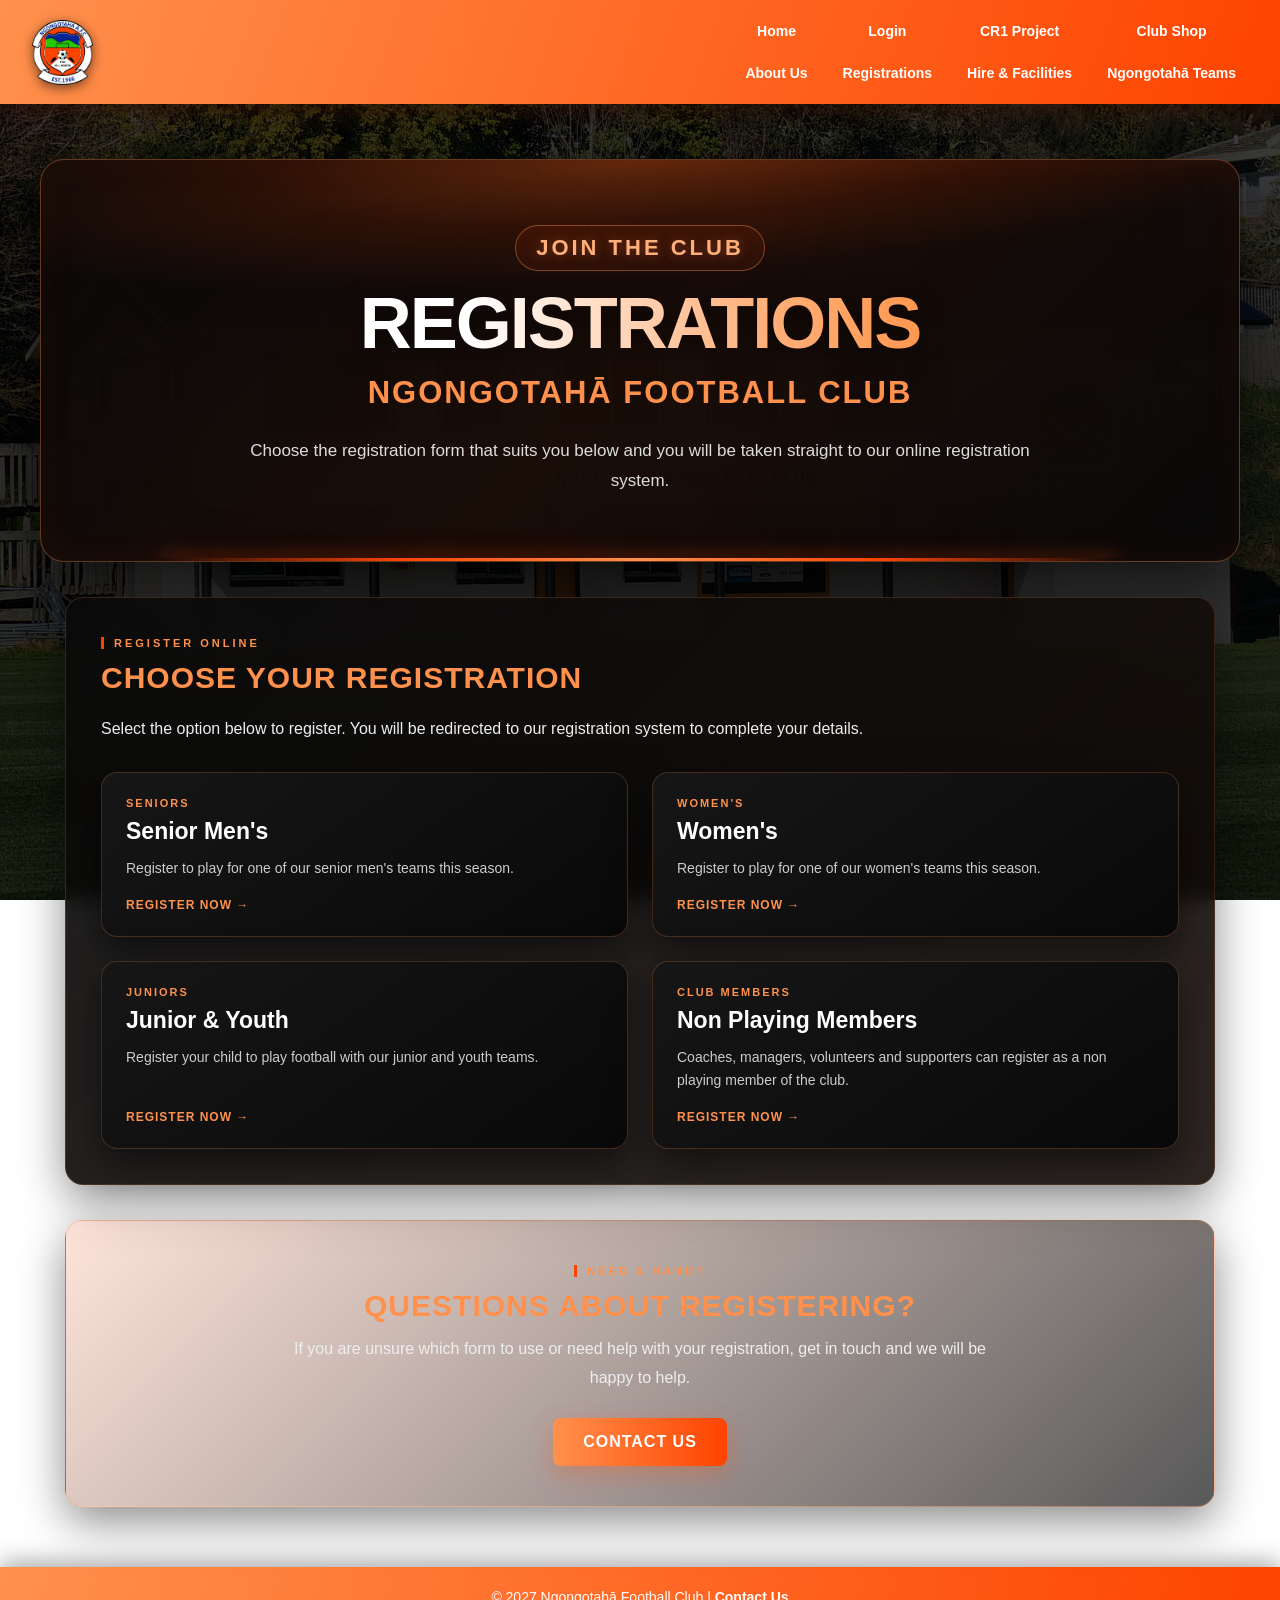
<file: registrations.html>
<!DOCTYPE html>
<html lang="en">

<head>

  <meta charset="UTF-8">
  <meta name="viewport" content="width=device-width, initial-scale=1.0">

  <title>Registrations - Ngongotahā Football Club</title>

  <link rel="stylesheet" href="style.css">

  <style>

    /* =========================================================
       REGISTRATIONS PAGE
       Only small additions that are specific to this page.
       Everything else comes from style.css
       ========================================================= */

    /* Registration cards are links, so remove link styling
       and make the whole card clickable */

    .page-registrations a.latest-news-card {
      text-decoration: none;
    }

    .page-registrations .latest-news-content {
      display: flex;
      flex-direction: column;
      flex-grow: 1;
    }

    .page-registrations .latest-news-content p {
      margin-bottom: 0;
    }

    /* Keep the "Register Now" text at the bottom of each card */

    .page-registrations .read-story {
      margin-top: auto;
      padding-top: 18px;
    }

    @media (max-width: 900px) {

      .page-registrations .content {
        width: 100%;
        max-width: 100%;
        padding: 0 15px;
      }

      .page-registrations .hero {
        margin-left: 15px;
        margin-right: 15px;
      }

    }

    @media (max-width: 600px) {

      .page-registrations .content {
        padding: 0 12px;
      }

    }

  </style>

</head>


<body class="page-registrations">


<!-- =========================================================
     NAVBAR
     ========================================================= -->

<nav class="navbar" id="navbar">

    <a href="index.html" class="navbar-logo">
        <img src="logo.png" alt="Ngongotahā Football Club Logo">
    </a>

    <div class="nav-links">

        <div style="display: flex; flex-direction: column; align-items: center;">
            <a href="index.html">Home</a>
            <a href="aboutus.html">About Us</a>
        </div>

        <div style="display: flex; flex-direction: column; align-items: center;">
            <a href="https://ngongotahaafc.friendlymanager.com">Login</a>
            <a href="registrations.html">Registrations</a>
        </div>

        <div style="display: flex; flex-direction: column; align-items: center;">
            <a href="cr1.html">CR1 Project</a>
            <a href="hire.html">Hire &amp; Facilities</a>
        </div>

        <div style="display: flex; flex-direction: column; align-items: center;">

            <a href="shop.html">Club Shop</a>

            <div class="dropdown">

                <button
                    class="dropbtn"
                    type="button"
                    aria-expanded="false"
                    aria-haspopup="true"
                >
                    Ngongotahā Teams
                </button>

                <div class="dropdown-content">
                    <a href="senior-teams.html">Senior Teams</a>
                    <a href="junior-teams.html">Junior Teams</a>
                    <a href="womens-teams.html">Women's Teams</a>
                </div>

            </div>

        </div>

    </div>

</nav>



<!-- =========================================================
     HERO
     ========================================================= -->

<section class="hero">

    <div class="hero-content">

      <span class="hero-small">
        Join The Club
      </span>

      <h1>
        Registrations
      </h1>

      <h2>
        Ngongotahā Football Club
      </h2>

      <p>
        Choose the registration form that suits you below and
        you will be taken straight to our online registration
        system.
      </p>

    </div>

</section>



<!-- =========================================================
     MAIN CONTENT
     ========================================================= -->

<main class="content">


    <!-- =======================================================
         REGISTRATION LINKS
         To change a link, edit the href="" on that card.
         ======================================================= -->

    <section class="section">

      <span class="home-section-label">
        Register Online
      </span>

      <h2>
        Choose Your Registration
      </h2>

      <p>
        Select the option below to register. You will be
        redirected to our registration system to complete
        your details.
      </p>


      <div class="latest-news-grid">


        <!-- Senior Men's -->
        <a
          class="latest-news-card"
          href="https://ngongotahaafc.friendlymanager.com/public/register?form=4&pre="
        >
          <div class="latest-news-content">

            <span class="latest-news-kicker">
              Seniors
            </span>

            <h3>
              Senior Men's
            </h3>

            <p>
              Register to play for one of our senior men's teams
              this season.
            </p>

            <span class="read-story">
              Register Now &rarr;
            </span>

          </div>
        </a>


        <!-- Women's -->
        <a
          class="latest-news-card"
          href="https://ngongotahaafc.friendlymanager.com/public/register?form=9&pre="
        >
          <div class="latest-news-content">

            <span class="latest-news-kicker">
              Women's
            </span>

            <h3>
              Women's
            </h3>

            <p>
              Register to play for one of our women's teams
              this season.
            </p>

            <span class="read-story">
              Register Now &rarr;
            </span>

          </div>
        </a>


        <!-- Junior and Youth -->
        <a
          class="latest-news-card"
          href="https://ngongotahaafc.friendlymanager.com/public/register?form=5&pre="
        >
          <div class="latest-news-content">

            <span class="latest-news-kicker">
              Juniors
            </span>

            <h3>
              Junior &amp; Youth
            </h3>

            <p>
              Register your child to play football with our
              junior and youth teams.
            </p>

            <span class="read-story">
              Register Now &rarr;
            </span>

          </div>
        </a>


        <!-- Non Playing Members -->
        <a
          class="latest-news-card"
          href="https://ngongotahaafc.friendlymanager.com/public/register?form=7&pre="
        >
          <div class="latest-news-content">

            <span class="latest-news-kicker">
              Club Members
            </span>

            <h3>
              Non Playing Members
            </h3>

            <p>
              Coaches, managers, volunteers and supporters can
              register as a non playing member of the club.
            </p>

            <span class="read-story">
              Register Now &rarr;
            </span>

          </div>
        </a>


      </div>

    </section>



    <!-- =======================================================
         HELP / CONTACT
         ======================================================= -->

    <section class="section registration-box">

      <span class="home-section-label">
        Need A Hand?
      </span>

      <h2>
        Questions About Registering?
      </h2>

      <p>
        If you are unsure which form to use or need help with
        your registration, get in touch and we will be happy
        to help.
      </p>

      <a
        href="mailto:info@ngongotahafootball.co.nz"
        class="registration-button"
      >
        Contact Us
      </a>

    </section>


</main>



<!-- =========================================================
     FOOTER
     ========================================================= -->

<footer>

    © 2027 Ngongotahā Football Club |

    <a href="mailto:info@ngongotahafootball.co.nz">
      Contact Us
    </a>

</footer>



<!-- =========================================================
     JAVASCRIPT
     ========================================================= -->

<script>

    /* NAVBAR SCROLL */

    window.addEventListener("scroll", function () {

      const navbar = document.getElementById("navbar");

      if (window.scrollY > 30) {
        navbar.classList.add("scrolled");
      } else {
        navbar.classList.remove("scrolled");
      }

    }, { passive: true });


    /* TEAMS DROPDOWN */

    (function () {

      function initialiseDropdown() {

        const dropdown   = document.querySelector(".dropdown");
        const dropButton = document.querySelector(".dropbtn");
        const dropMenu   = document.querySelector(".dropdown-content");
        const navbar     = document.getElementById("navbar");
        const navLinks   = document.querySelector(".nav-links");

        if (!dropdown || !dropButton || !dropMenu) {
          return;
        }

        const mobileQuery = window.matchMedia("(max-width: 900px)");
        const GAP = 6;

        function positionDropdown() {

          if (!mobileQuery.matches) {
            dropMenu.style.top = "";
            dropMenu.style.left = "";
            dropMenu.style.transform = "";
            return;
          }

          const buttonRect = dropButton.getBoundingClientRect();
          const navRect = navbar ? navbar.getBoundingClientRect() : buttonRect;
          const menuWidth = dropMenu.offsetWidth || 190;

          const top = Math.max(buttonRect.bottom, navRect.bottom) + GAP;

          let left = buttonRect.left + buttonRect.width / 2 - menuWidth / 2;

          left = Math.max(
            10,
            Math.min(left, window.innerWidth - menuWidth - 10)
          );

          dropMenu.style.top = top + "px";
          dropMenu.style.left = left + "px";
          dropMenu.style.transform = "none";

        }

        function openDropdown() {
          dropdown.classList.add("mobile-open");
          dropButton.setAttribute("aria-expanded", "true");
          positionDropdown();
        }

        function closeDropdown() {
          dropdown.classList.remove("mobile-open");
          dropButton.setAttribute("aria-expanded", "false");
        }

        dropButton.addEventListener("click", function (event) {
          event.preventDefault();
          event.stopPropagation();

          if (dropdown.classList.contains("mobile-open")) {
            closeDropdown();
          } else {
            openDropdown();
          }
        });

        dropdown.addEventListener("mouseenter", positionDropdown);

        document.addEventListener("click", function (event) {
          if (!dropdown.contains(event.target)) {
            closeDropdown();
          }
        });

        document.addEventListener("keydown", function (event) {
          if (event.key === "Escape") {
            closeDropdown();
          }
        });

        dropMenu.querySelectorAll("a").forEach(function (link) {
          link.addEventListener("click", closeDropdown);
        });

        window.addEventListener("resize", positionDropdown);

        if (navLinks) {
          navLinks.addEventListener("scroll", closeDropdown, { passive: true });
        }

      }

      if (document.readyState === "loading") {
        document.addEventListener("DOMContentLoaded", initialiseDropdown);
      } else {
        initialiseDropdown();
      }

    })();

</script>


</body>

</html>
</file>
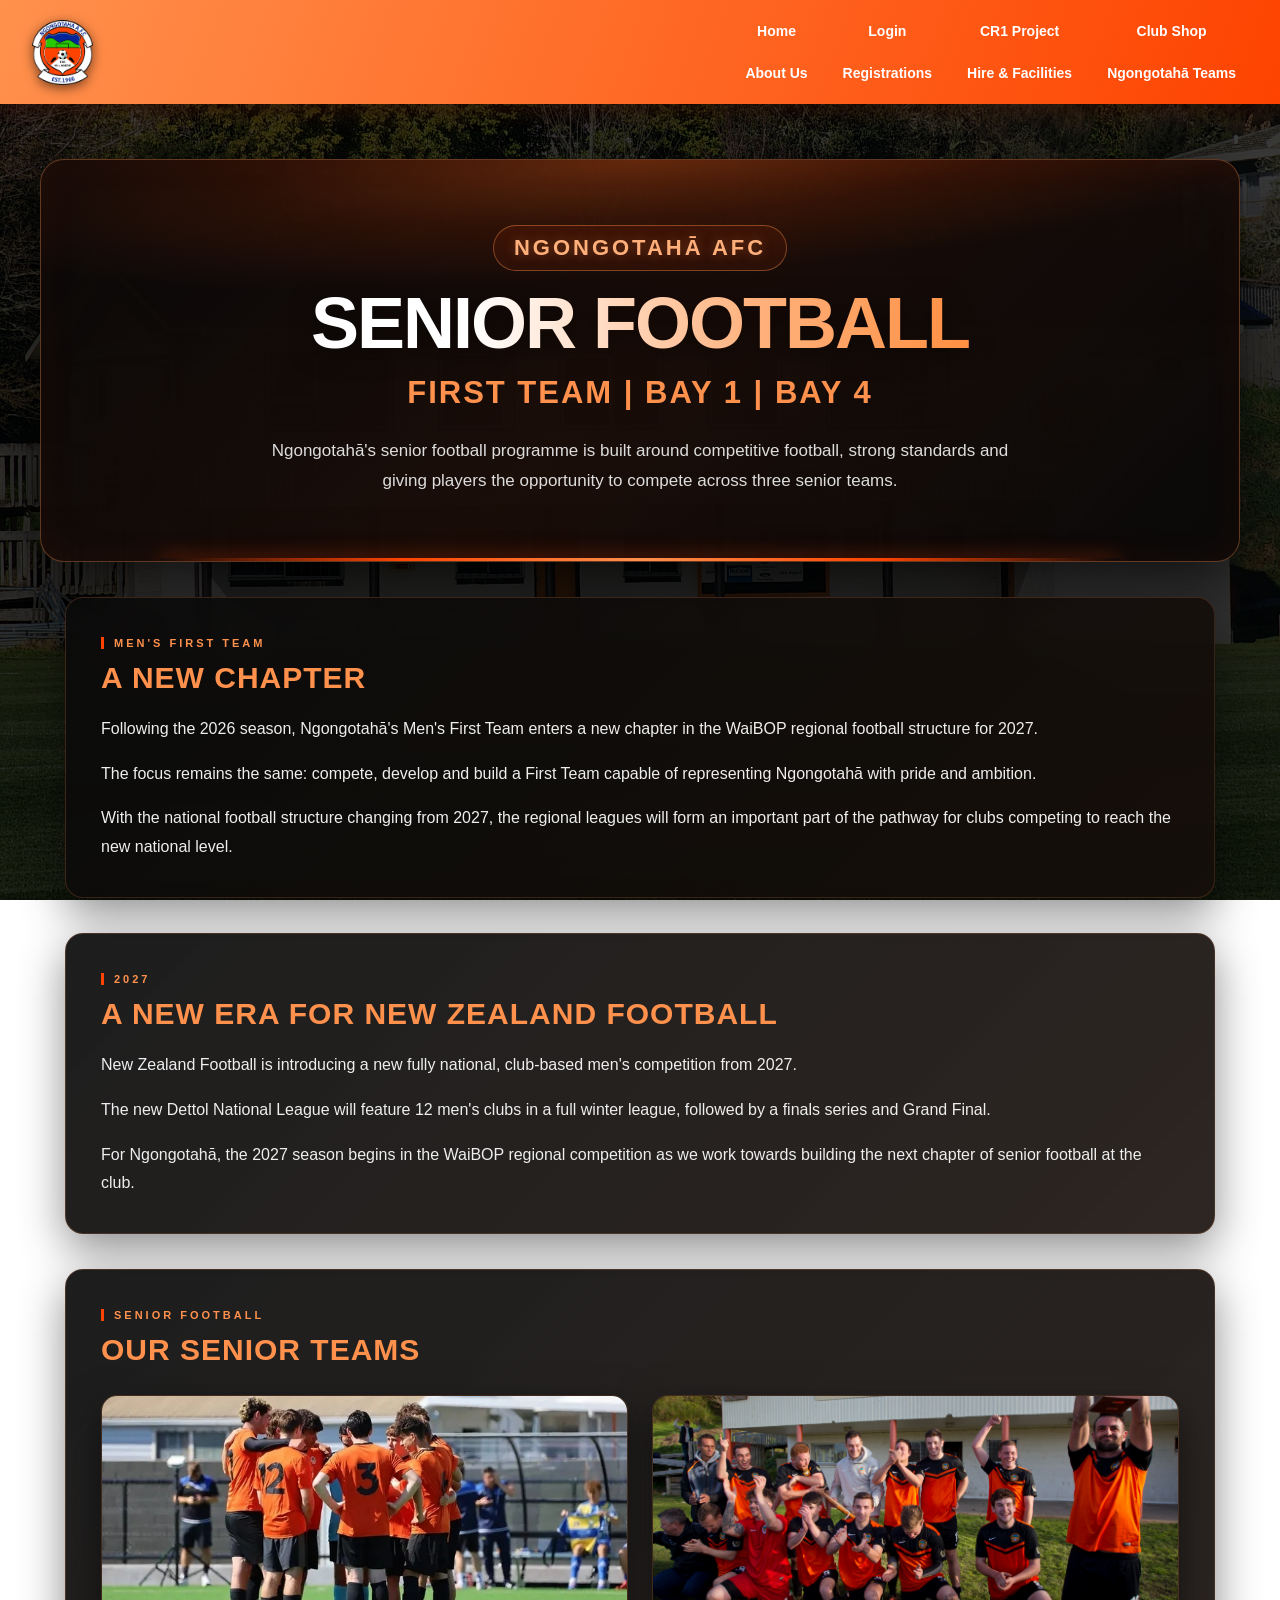
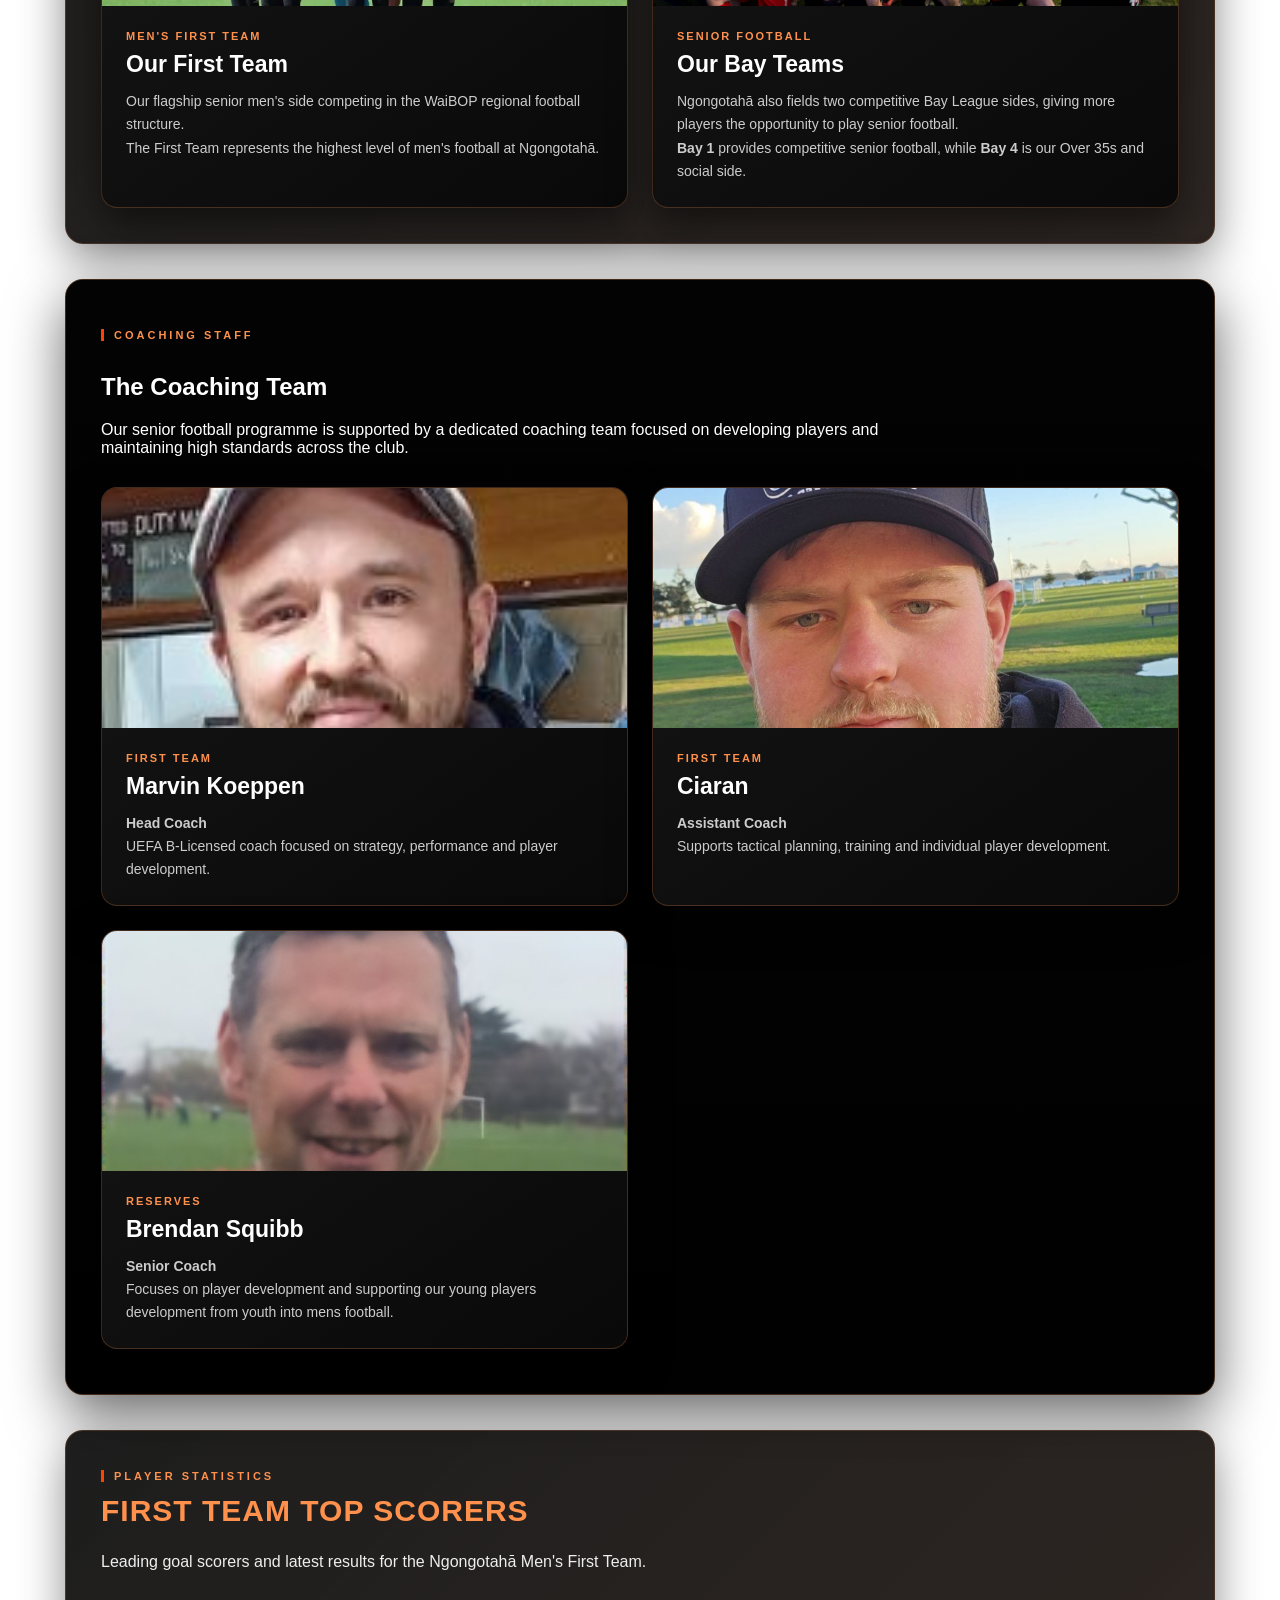
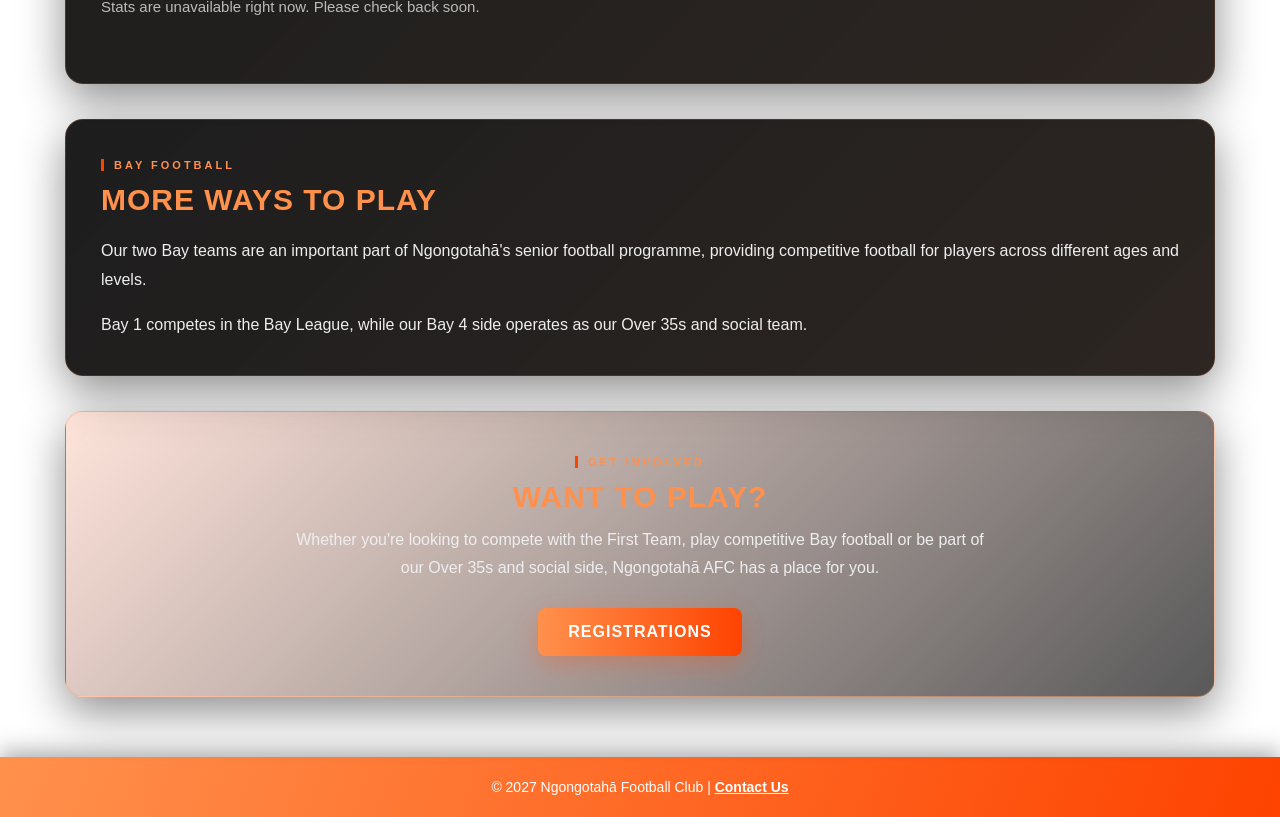
<file: senior-teams.html>
<!DOCTYPE html>

<html lang="en">

<head>

  <meta charset="UTF-8">

  <meta name="viewport" content="width=device-width, initial-scale=1.0">

  <title>Ngongotahā Football Club - Senior Football</title>

  <link rel="stylesheet" href="style.css">

  <style>

    /* =========================================================
       SENIOR PAGE MOBILE SPACING
       Keeps desktop unchanged and gives phone users more room.
       ========================================================= */

    @media (max-width: 600px) {

      .page-senior .section {
        padding-top: 32px;
        padding-bottom: 32px;
        margin-bottom: 18px;
      }

      .page-senior .latest-news-grid {
        gap: 24px;
        margin-top: 24px;
      }

      .page-senior .latest-news-card {
        margin-bottom: 4px;
      }

      .page-senior .latest-news-content {
        padding: 22px;
      }

      .page-senior .latest-news-content h3 {
        margin-bottom: 12px;
      }

      .page-senior .latest-news-content p {
        margin-bottom: 16px;
        line-height: 1.65;
      }

      .page-senior .senior-coaches-section {
        margin-top: 20px;
        margin-bottom: 20px;
      }

      .page-senior .senior-coaches-content {
        padding-top: 32px;
        padding-bottom: 32px;
      }

      .page-senior .senior-coaches-intro {
        margin-bottom: 26px;
      }

      .page-senior .senior-coaches-grid {
        gap: 26px;
      }

      .page-senior .senior-coaches-grid .latest-news-card {
        margin-bottom: 0;
      }

      .page-senior .section > h2 {
        margin-top: 10px;
        margin-bottom: 16px;
      }

      .page-senior .section > p {
        margin-bottom: 18px;
        line-height: 1.7;
      }

      .page-senior .registration-box {
        margin-top: 10px;
        margin-bottom: 20px;
      }

    }


    /* =========================================================
       VERY SMALL PHONES
       ========================================================= */

    @media (max-width: 400px) {

      .page-senior .section {
        padding-left: 18px;
        padding-right: 18px;
        padding-top: 28px;
        padding-bottom: 28px;
      }

      .page-senior .latest-news-grid {
        gap: 28px;
      }

      .page-senior .latest-news-content {
        padding: 20px;
      }

      .page-senior .latest-news-content p {
        line-height: 1.7;
      }

    }


    /* =========================================================
       LIVE SCORERS + RESULTS
       Used by the "First Team Top Scorers" section.
       ========================================================= */

    .page-senior .scorer-row {
      display: flex;
      align-items: center;
      gap: 12px;
      padding: 11px 0;
      border-bottom: 1px solid rgba(255,255,255,0.10);
    }

    .page-senior .scorer-row:last-child {
      border-bottom: none;
    }

    .page-senior .scorer-rank {
      width: 26px;
      flex-shrink: 0;
      color: var(--orange-light);
      font-size: 15px;
      font-weight: 800;
    }

    .page-senior .scorer-name {
      flex: 1;
      min-width: 0;
      color: #ffffff;
      font-size: 15px;
      font-weight: bold;
    }

    .page-senior .scorer-goals {
      flex-shrink: 0;
      padding: 5px 11px;
      color: #ffffff;
      font-size: 13px;
      font-weight: 800;
      letter-spacing: 0.5px;
      background: linear-gradient(90deg, var(--orange-light), var(--orange));
      border-radius: 20px;
    }

    .page-senior .result-date {
      width: 52px;
      flex-shrink: 0;
      color: var(--text-muted);
      font-size: 12px;
      font-weight: bold;
      text-transform: uppercase;
    }

    .page-senior .result-score {
      flex-shrink: 0;
      color: #ffffff;
      font-size: 15px;
      font-weight: 800;
    }

    .page-senior .result-badge {
      width: 24px;
      height: 24px;
      flex-shrink: 0;
      display: flex;
      align-items: center;
      justify-content: center;
      color: #ffffff;
      font-size: 12px;
      font-weight: 800;
      border-radius: 6px;
    }

    .page-senior .result-w { background: #2e9e57; }
    .page-senior .result-d { background: #8a8a8a; }
    .page-senior .result-l { background: #c43b2f; }

    .page-senior .scorers-toggle {
      margin-top: 14px;
      padding: 9px 14px;
      color: var(--orange-light);
      font-family: inherit;
      font-size: 12px;
      font-weight: 800;
      letter-spacing: 1px;
      text-transform: uppercase;
      cursor: pointer;
      background: transparent;
      border: 1px solid rgba(255,145,77,0.5);
      border-radius: 8px;
    }

    .page-senior .scorers-note {
      color: var(--text-muted);
      font-size: 15px;
    }

    .page-senior .scorers-updated {
      margin-top: 18px;
      color: var(--text-muted);
      font-size: 12px;
      letter-spacing: 1px;
      text-transform: uppercase;
    }

    .page-senior .scorers-updated:empty {
      display: none;
    }

    .page-senior [hidden] {
      display: none !important;
    }

  </style>

</head>

<body class="page-senior">

  <!-- =========================================================
     NGONGOTĀHĀ AFC NAVIGATION BAR
     Uses the existing shared style.css
     ========================================================= -->

<nav class="navbar" id="navbar">

    <!-- Club Logo -->
    <a href="index.html" class="navbar-logo" aria-label="Ngongotāhā AFC home">
        <img
            src="logo.png"
            alt="Ngongotāhā Football Club Logo"
        >
    </a>

    <!-- Navigation Links -->
    <div class="nav-links">

        <!-- Home and About Us -->
        <div style="display:flex;flex-direction:column;align-items:center;">
            <a href="index.html">Home</a>
            <a href="aboutus.html">About Us</a>
        </div>

        <!-- Login and Registrations -->
        <div style="display:flex;flex-direction:column;align-items:center;">
            <a href="https://ngongotahaafc.friendlymanager.com">Login</a>
            <a href="registrations.html">Registrations</a>
        </div>

        <!-- CR1 Project and Facilities -->
        <div style="display:flex;flex-direction:column;align-items:center;">
            <a href="cr1.html">CR1 Project</a>
            <a href="hire.html">Hire &amp; Facilities</a>
        </div>

        <!-- Club Shop and Teams Dropdown -->
        <div style="display:flex;flex-direction:column;align-items:center;">

            <a href="shop.html">Club Shop</a>

            <div class="dropdown">

                <button
                    class="dropbtn"
                    type="button"
                    aria-haspopup="true"
                >
                    Ngongotahā Teams
                </button>

                <div class="dropdown-content">
                    <a href="senior-teams.html">Senior Teams</a>
                    <a href="junior-teams.html">Junior Teams</a>
                    <a href="womens-teams.html">Women's Teams</a>
                </div>

            </div>

        </div>

    </div>

</nav>


  <!-- =========================================================
       HERO
       ========================================================= -->

  <section class="hero">


    <div class="hero-content">


      <span class="hero-small">
        NGONGOTAHĀ AFC
      </span>


      <h1>
        Senior Football
      </h1>


      <h2>
        First Team | Bay 1 | Bay 4
      </h2>


      <p>
        Ngongotahā's senior football programme is built around
        competitive football, strong standards and giving players
        the opportunity to compete across three senior teams.
      </p>


    </div>


  </section>


  <!-- =========================================================
       MAIN CONTENT
       ========================================================= -->

  <main class="content">


    <!-- =======================================================
         2027 FIRST TEAM
         ======================================================= -->

    <section class="section">


      <span class="home-section-label">
        Men's First Team
      </span>


      <h2>
        A New Chapter
      </h2>


      <p>
        Following the 2026 season, Ngongotahā's Men's First Team
        enters a new chapter in the WaiBOP regional football
        structure for 2027.
      </p>


      <p>
        The focus remains the same: compete, develop and build
        a First Team capable of representing Ngongotahā with
        pride and ambition.
      </p>


      <p>
        With the national football structure changing from 2027,
        the regional leagues will form an important part of the
        pathway for clubs competing to reach the new national
        level.
      </p>


    </section>


    <!-- =======================================================
         2027 FOOTBALL STRUCTURE
         ======================================================= -->

    <section class="section">


      <span class="home-section-label">
        2027
      </span>


      <h2>
        A New Era For New Zealand Football
      </h2>


      <p>
        New Zealand Football is introducing a new fully national,
        club-based men's competition from 2027.
      </p>


      <p>
        The new Dettol National League will feature 12 men's clubs
        in a full winter league, followed by a finals series and
        Grand Final.
      </p>


      <p>
        For Ngongotahā, the 2027 season begins in the WaiBOP
        regional competition as we work towards building the
        next chapter of senior football at the club.
      </p>


    </section>


    <!-- =======================================================
         FIRST TEAM + BAY TEAMS
         ======================================================= -->

    <section class="section">


      <span class="home-section-label">
        Senior Football
      </span>


      <h2>
        Our Senior Teams
      </h2>


      <div class="latest-news-grid">


        <!-- =================================================
             FIRST TEAM
             ================================================= -->

        <article class="latest-news-card">


          <div class="latest-news-image">

            <img
              src="mens.jpg"
              alt="Ngongotahā Men's First Team"
              loading="lazy"
            >

          </div>


          <div class="latest-news-content">


            <span class="latest-news-kicker">
              Men's First Team
            </span>


            <h3>
              Our First Team
            </h3>


            <p>
              Our flagship senior men's side competing in the
              WaiBOP regional football structure.
            </p>


            <p>
              The First Team represents the highest level of
              men's football at Ngongotahā.
            </p>


          </div>


        </article>


        <!-- =================================================
             BAY TEAMS
             ================================================= -->

        <article class="latest-news-card">


          <div class="latest-news-image">

            <img
              src="image1.jpg"
              alt="Ngongotahā Bay Teams"
              loading="lazy"
            >

          </div>


          <div class="latest-news-content">


            <span class="latest-news-kicker">
              Senior Football
            </span>


            <h3>
              Our Bay Teams
            </h3>


            <p>
              Ngongotahā also fields two competitive Bay League
              sides, giving more players the opportunity to play
              senior football.
            </p>


            <p>
              <strong>Bay 1</strong> provides competitive senior
              football, while <strong>Bay 4</strong> is our
              Over 35s and social side.
            </p>


          </div>


        </article>


      </div>


    </section>


    <!-- =======================================================
         COACHING STAFF
         ======================================================= -->

    <section class="senior-coaches-section">


      <video
        class="senior-coaches-video"
        autoplay
        muted
        loop
        playsinline
        preload="metadata"
        aria-hidden="true"
      >

        <source
          src="training.mp4"
          type="video/mp4"
        >

      </video>


      <div class="senior-coaches-overlay"></div>


      <div class="senior-coaches-content">


        <span class="home-section-label">
          Coaching Staff
        </span>


        <h2>
          The Coaching Team
        </h2>


        <p class="senior-coaches-intro">
          Our senior football programme is supported by a
          dedicated coaching team focused on developing players
          and maintaining high standards across the club.
        </p>


        <div class="latest-news-grid senior-coaches-grid">


          <!-- MARVIN -->

          <article class="latest-news-card">


            <div class="latest-news-image">

              <img
                src="headcoach1.jpg"
                alt="Marvin Koeppen, First Team Head Coach"
                loading="lazy"
              >

            </div>


            <div class="latest-news-content">


              <span class="latest-news-kicker">
                First Team
              </span>


              <h3>
                Marvin Koeppen
              </h3>


              <p>
                <strong>Head Coach</strong>
              </p>


              <p>
                UEFA B-Licensed coach focused on strategy,
                performance and player development.
              </p>


            </div>


          </article>


          <!-- Ciaran -->

          <article class="latest-news-card">


            <div class="latest-news-image">

              <img
                src="assistant1.jpg"
                alt="Ciaran, First Team Assistant Coach"
                loading="lazy"
              >

            </div>


            <div class="latest-news-content">


              <span class="latest-news-kicker">
                First Team
              </span>


              <h3>
                Ciaran
              </h3>


              <p>
                <strong>Assistant Coach</strong>
              </p>


              <p>
                Supports tactical planning, training and
                individual player development.
              </p>


            </div>


          </article>


          <!-- BRENDAN -->

          <article class="latest-news-card">


            <div class="latest-news-image">

              <img
                src="headcoach2.jpg"
                alt="Brendan Squibb, Senior Coach"
                loading="lazy"
              >

            </div>


            <div class="latest-news-content">


              <span class="latest-news-kicker">
                Reserves
              </span>


              <h3>
                Brendan Squibb
              </h3>


              <p>
                <strong>Senior Coach</strong>
              </p>


              <p>
                Focuses on player development and supporting
                our young players development from youth into mens football.
              </p>


            </div>


          </article>


        </div>


      </div>


    </section>


    <!-- =======================================================
         PLAYER STATISTICS (LIVE)
         Filled in automatically from the club data repo by the
         script at the bottom of this page. Nothing to edit here.
         ======================================================= -->

    <section class="section" id="scorersSection">


      <span class="home-section-label">
        Player Statistics
      </span>


      <h2>
        First Team Top Scorers
      </h2>


      <p>
        Leading goal scorers and latest results for the
        Ngongotahā Men's First Team.
      </p>


      <p class="scorers-note" id="scorersNote">
        Loading the latest stats…
      </p>


      <div class="latest-news-grid" id="scorersGrid"></div>


      <p class="scorers-updated" id="scorersUpdated"></p>


    </section>


    <!-- =======================================================
         BAY FOOTBALL
         ======================================================= -->

    <section class="section">


      <span class="home-section-label">
        Bay Football
      </span>


      <h2>
        More Ways To Play
      </h2>


      <p>
        Our two Bay teams are an important part of Ngongotahā's
        senior football programme, providing competitive football
        for players across different ages and levels.
      </p>


      <p>
        Bay 1 competes in the Bay League, while our Bay 4 side
        operates as our Over 35s and social team.
      </p>


    </section>


    <!-- =======================================================
         CTA
         ======================================================= -->

    <section class="section registration-box">


      <span class="home-section-label">
        Get Involved
      </span>


      <h2>
        Want To Play?
      </h2>


      <p>
        Whether you're looking to compete with the First Team,
        play competitive Bay football or be part of our Over 35s
        and social side, Ngongotahā AFC has a place for you.
      </p>


      <a
        href="registrations.html"
        class="registration-button"
      >
        Registrations
      </a>


    </section>


  </main>


  <!-- =========================================================
       FOOTER
       ========================================================= -->

  <footer>

    © 2027 Ngongotahā Football Club |

    <a href="mailto:info@ngongotahafootball.co.nz">
      Contact Us
    </a>

  </footer>


  <!-- =========================================================
       JAVASCRIPT
       ========================================================= -->

  <script>


    /* =========================================================
       NAVBAR SCROLL
       ========================================================= */

    const navbar =
      document.getElementById("navbar");


    window.addEventListener(
      "scroll",
      function () {

        if (window.scrollY > 30) {

          navbar.classList.add("scrolled");

        } else {

          navbar.classList.remove("scrolled");

        }

      },
      { passive: true }
    );


    /* =========================================================
       TEAMS DROPDOWN
       Positions the menu just below the button on phones so it
       never covers the button. Desktop uses the CSS, so hover
       still opens flush under the button.
       ========================================================= */

    (function () {

      function initialiseDropdown() {

        const dropdown =
          document.querySelector(".dropdown");

        const dropButton =
          document.querySelector(".dropbtn");

        const dropMenu =
          document.querySelector(".dropdown-content");

        const navBarElement =
          document.getElementById("navbar");

        const navLinks =
          document.querySelector(".nav-links");


        if (!dropdown || !dropButton || !dropMenu) {
          return;
        }


        const mobileQuery =
          window.matchMedia("(max-width: 900px)");

        /* Space between the button and the menu on phones */
        const GAP = 6;


        function positionDropdown() {

          /* Desktop: let the CSS handle it */

          if (!mobileQuery.matches) {

            dropMenu.style.top = "";
            dropMenu.style.left = "";
            dropMenu.style.transform = "";

            return;

          }


          const buttonRect =
            dropButton.getBoundingClientRect();

          const navRect =
            navBarElement
              ? navBarElement.getBoundingClientRect()
              : buttonRect;

          const menuWidth =
            dropMenu.offsetWidth || 190;


          /* Always below the button and the navbar edge */

          const top =
            Math.max(buttonRect.bottom, navRect.bottom) + GAP;


          /* Centre under the button, but keep on screen */

          let left =
            buttonRect.left +
            buttonRect.width / 2 -
            menuWidth / 2;

          left =
            Math.max(
              10,
              Math.min(
                left,
                window.innerWidth - menuWidth - 10
              )
            );


          dropMenu.style.top = top + "px";
          dropMenu.style.left = left + "px";
          dropMenu.style.transform = "none";

        }


        function openDropdown() {

          dropdown.classList.add("mobile-open");

          dropButton.setAttribute("aria-expanded", "true");

          positionDropdown();

        }


        function closeDropdown() {

          dropdown.classList.remove("mobile-open");

          dropButton.setAttribute("aria-expanded", "false");

        }


        dropButton.setAttribute("aria-expanded", "false");


        dropButton.addEventListener(
          "click",
          function (event) {

            event.preventDefault();

            event.stopPropagation();


            if (dropdown.classList.contains("mobile-open")) {

              closeDropdown();

            } else {

              openDropdown();

            }

          }
        );


        /* Desktop hover: keep the position correct */

        dropdown.addEventListener(
          "mouseenter",
          positionDropdown
        );


        document.addEventListener(
          "click",
          function (event) {

            if (!dropdown.contains(event.target)) {

              closeDropdown();

            }

          }
        );


        document.addEventListener(
          "keydown",
          function (event) {

            if (event.key === "Escape") {

              closeDropdown();

            }

          }
        );


        dropMenu.querySelectorAll("a").forEach(
          function (link) {

            link.addEventListener("click", closeDropdown);

          }
        );


        /* Re-position if the phone rotates or resizes */

        window.addEventListener(
          "resize",
          positionDropdown
        );


        /* If the nav bar is swiped sideways, close the menu */

        if (navLinks) {

          navLinks.addEventListener(
            "scroll",
            closeDropdown,
            { passive: true }
          );

        }

      }


      if (document.readyState === "loading") {

        document.addEventListener(
          "DOMContentLoaded",
          initialiseDropdown
        );

      } else {

        initialiseDropdown();

      }

    })();


  </script>


  <!-- =========================================================
       LIVE SCORERS + RESULTS
       Reads the season file from the club data repo on GitHub.
       Scores are added with add-match.html in that repo.
       ========================================================= -->

  <script>

    /* ===========================================================
       ============================================================

       >>>  NEW SEASON? CHANGE THIS ONE LINE, THEN YOU'RE DONE  <<<

       Change  season-2026.json  to  season-2027.json  below.
       Nothing else on this page needs to change.

         2026 season:  .../ngongotaha-data/season-2026.json
         2027 season:  .../ngongotaha-data/season-2027.json

       (In add-match.html, use "Switch season" to match, so new
       results are saved into the same file.)

       ============================================================
       =========================================================== */

    const SCORERS_DATA_URL =
      "https://coteese.github.io/ngongotaha-data/season-2026.json";


    /* ===========================================================
       Everything below runs automatically. No need to edit.
       =========================================================== */

    (function () {

      "use strict";

      var TOP_N = 5;        /* scorers shown before "Show full table" */
      var RESULTS_N = 5;    /* latest results shown */

      var grid = document.getElementById("scorersGrid");
      var note = document.getElementById("scorersNote");
      var updatedEl = document.getElementById("scorersUpdated");

      if (!grid) {
        return;
      }


      function el(tag, className, text) {
        var node = document.createElement(tag);
        if (className) { node.className = className; }
        if (text !== undefined) { node.textContent = text; }
        return node;
      }


      function showNote(text) {
        if (note) {
          note.textContent = text;
          note.hidden = false;
        }
      }


      function formatDate(iso) {
        var d = new Date(iso + "T00:00:00");
        if (isNaN(d.getTime())) { return iso; }
        return d.toLocaleDateString("en-NZ", { day: "numeric", month: "short" });
      }


      /* ---------- Card: leading scorers ---------- */

      function buildScorersCard(data) {

        var card = el("article", "latest-news-card");
        var content = el("div", "latest-news-content");

        content.appendChild(el("span", "latest-news-kicker", data.season + " Season"));
        content.appendChild(el("h3", "", "Leading Scorers"));

        var list = el("div", "scorer-list");
        var rank = 0;
        var prevGoals = null;

        data.scorers.forEach(function (p, i) {

          /* Players on equal goals share the same rank */
          if (p.goals !== prevGoals) {
            rank = i + 1;
            prevGoals = p.goals;
          }

          var row = el("div", "scorer-row");
          row.appendChild(el("span", "scorer-rank", String(rank)));
          row.appendChild(el("span", "scorer-name", p.name));
          row.appendChild(el("span", "scorer-goals",
            p.goals + (p.goals === 1 ? " goal" : " goals")));

          if (i >= TOP_N) {
            row.hidden = true;
            row.className += " scorer-extra";
          }

          list.appendChild(row);
        });

        content.appendChild(list);

        if (data.scorers.length > TOP_N) {

          var btn = el("button", "scorers-toggle",
            "Show full table (" + data.scorers.length + ")");
          btn.type = "button";

          var open = false;

          btn.addEventListener("click", function () {
            open = !open;

            list.querySelectorAll(".scorer-extra").forEach(function (r) {
              r.hidden = !open;
            });

            btn.textContent = open
              ? "Show top " + TOP_N
              : "Show full table (" + data.scorers.length + ")";
          });

          content.appendChild(btn);
        }

        card.appendChild(content);
        return card;
      }


      /* ---------- Card: latest results ---------- */

      function buildResultsCard(data) {

        var card = el("article", "latest-news-card");
        var content = el("div", "latest-news-content");

        content.appendChild(el("span", "latest-news-kicker", "First Team"));
        content.appendChild(el("h3", "", "Latest Results"));

        var list = el("div", "scorer-list");

        data.matches.slice(0, RESULTS_N).forEach(function (m) {

          var outcome = m.for > m.against ? "w" : (m.for < m.against ? "l" : "d");

          var row = el("div", "scorer-row");
          row.appendChild(el("span", "result-date", formatDate(m.date)));
          row.appendChild(el("span", "scorer-name",
            (m.venue === "Away" ? "@ " : "v ") + m.opponent));
          row.appendChild(el("span", "result-score", m.for + " – " + m.against));
          row.appendChild(el("span", "result-badge result-" + outcome,
            outcome.toUpperCase()));

          list.appendChild(row);
        });

        content.appendChild(list);
        card.appendChild(content);
        return card;
      }


      /* ---------- Load and draw ---------- */

      /* The number changes every 5 minutes, so visitors get fresh data
         without hitting GitHub on every single page view. */
      var bust = Math.floor(Date.now() / 300000);

      fetch(SCORERS_DATA_URL + "?v=" + bust)
        .then(function (res) {
          if (!res.ok) { throw new Error("HTTP " + res.status); }
          return res.json();
        })
        .then(function (data) {

          var hasScorers = data && Array.isArray(data.scorers) && data.scorers.length > 0;
          var hasMatches = data && Array.isArray(data.matches) && data.matches.length > 0;

          if (!hasScorers && !hasMatches) {
            showNote("No stats yet this season. Check back after the next game.");
            return;
          }

          grid.textContent = "";
          if (note) { note.hidden = true; }

          if (hasScorers) { grid.appendChild(buildScorersCard(data)); }
          if (hasMatches) { grid.appendChild(buildResultsCard(data)); }

          if (updatedEl && data.updated) {
            var u = new Date(data.updated);
            if (!isNaN(u.getTime())) {
              updatedEl.textContent = "Updated " + u.toLocaleDateString("en-NZ",
                { day: "numeric", month: "short", year: "numeric" });
            }
          }
        })
        .catch(function (err) {
          showNote("Stats are unavailable right now. Please check back soon.");
          if (window.console) { console.warn("Live scorers unavailable:", err); }
        });

    })();

  </script>

</body>

</html>
</file>
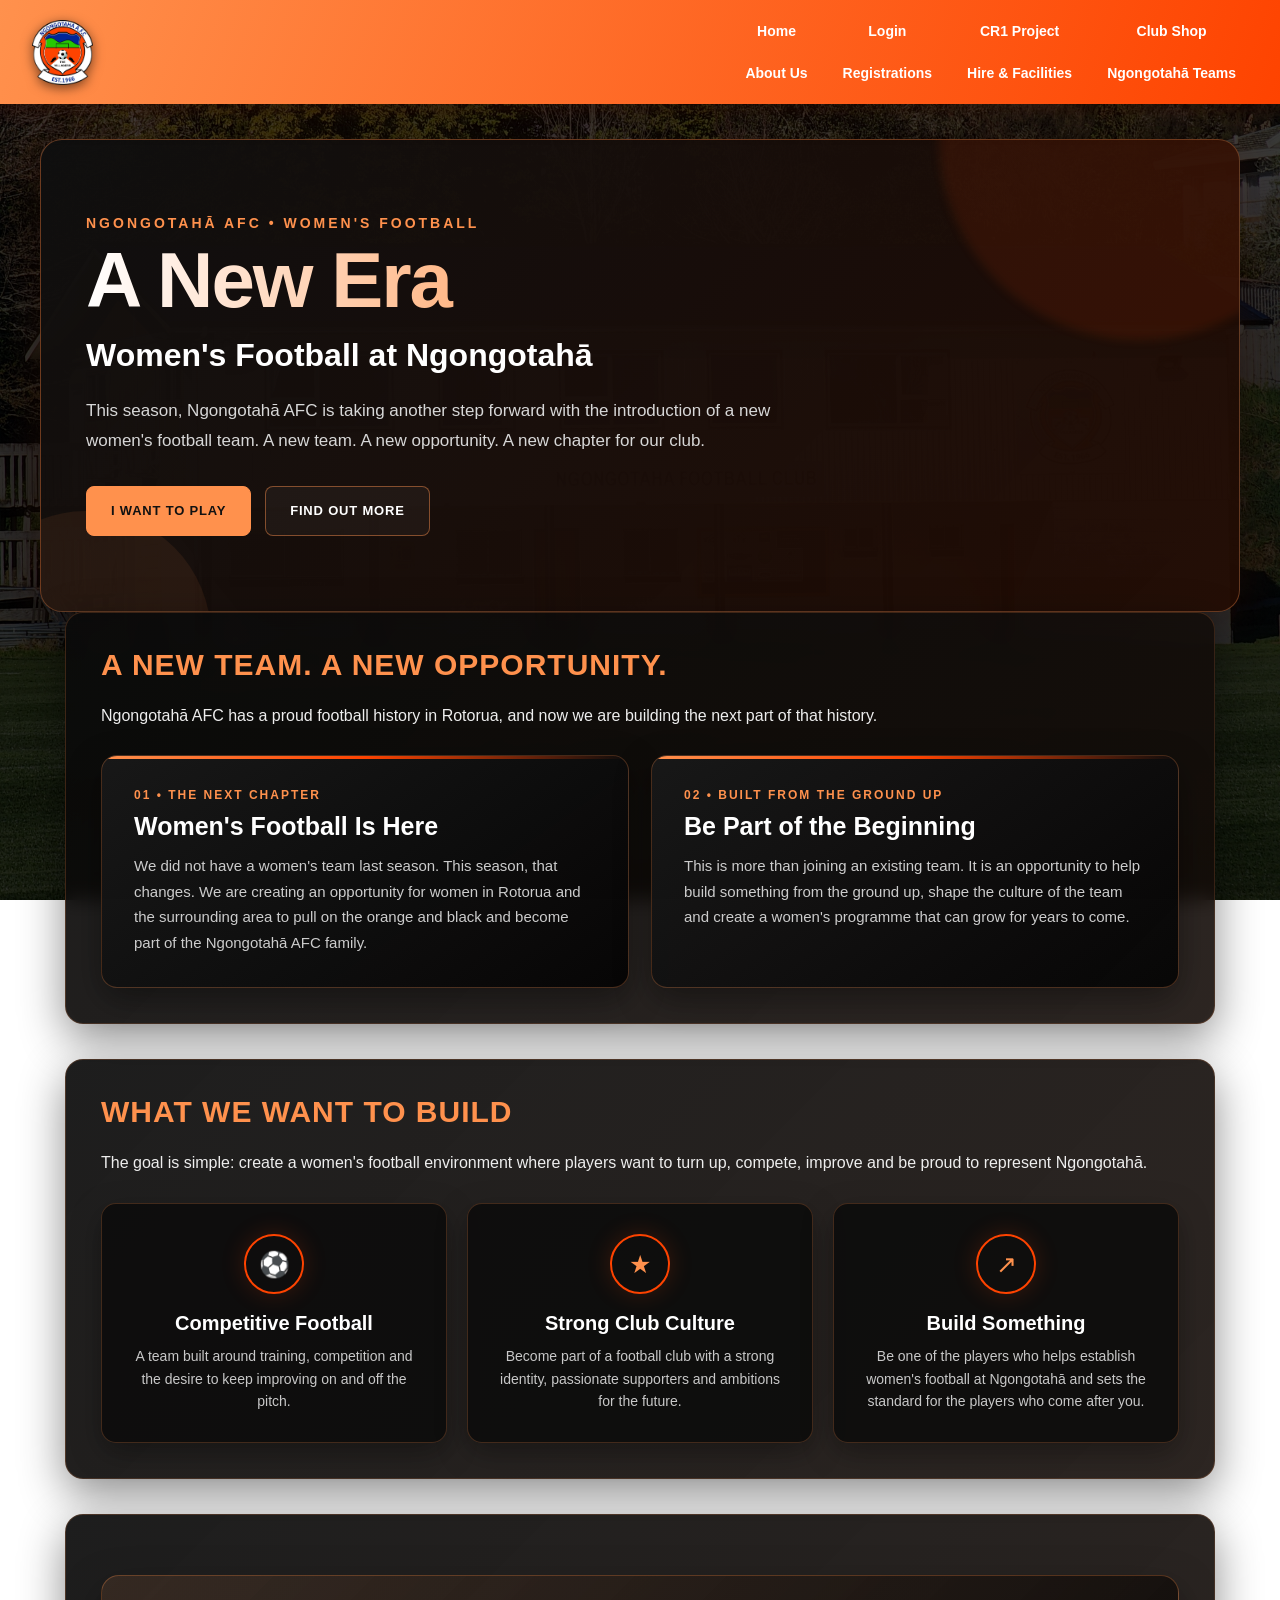
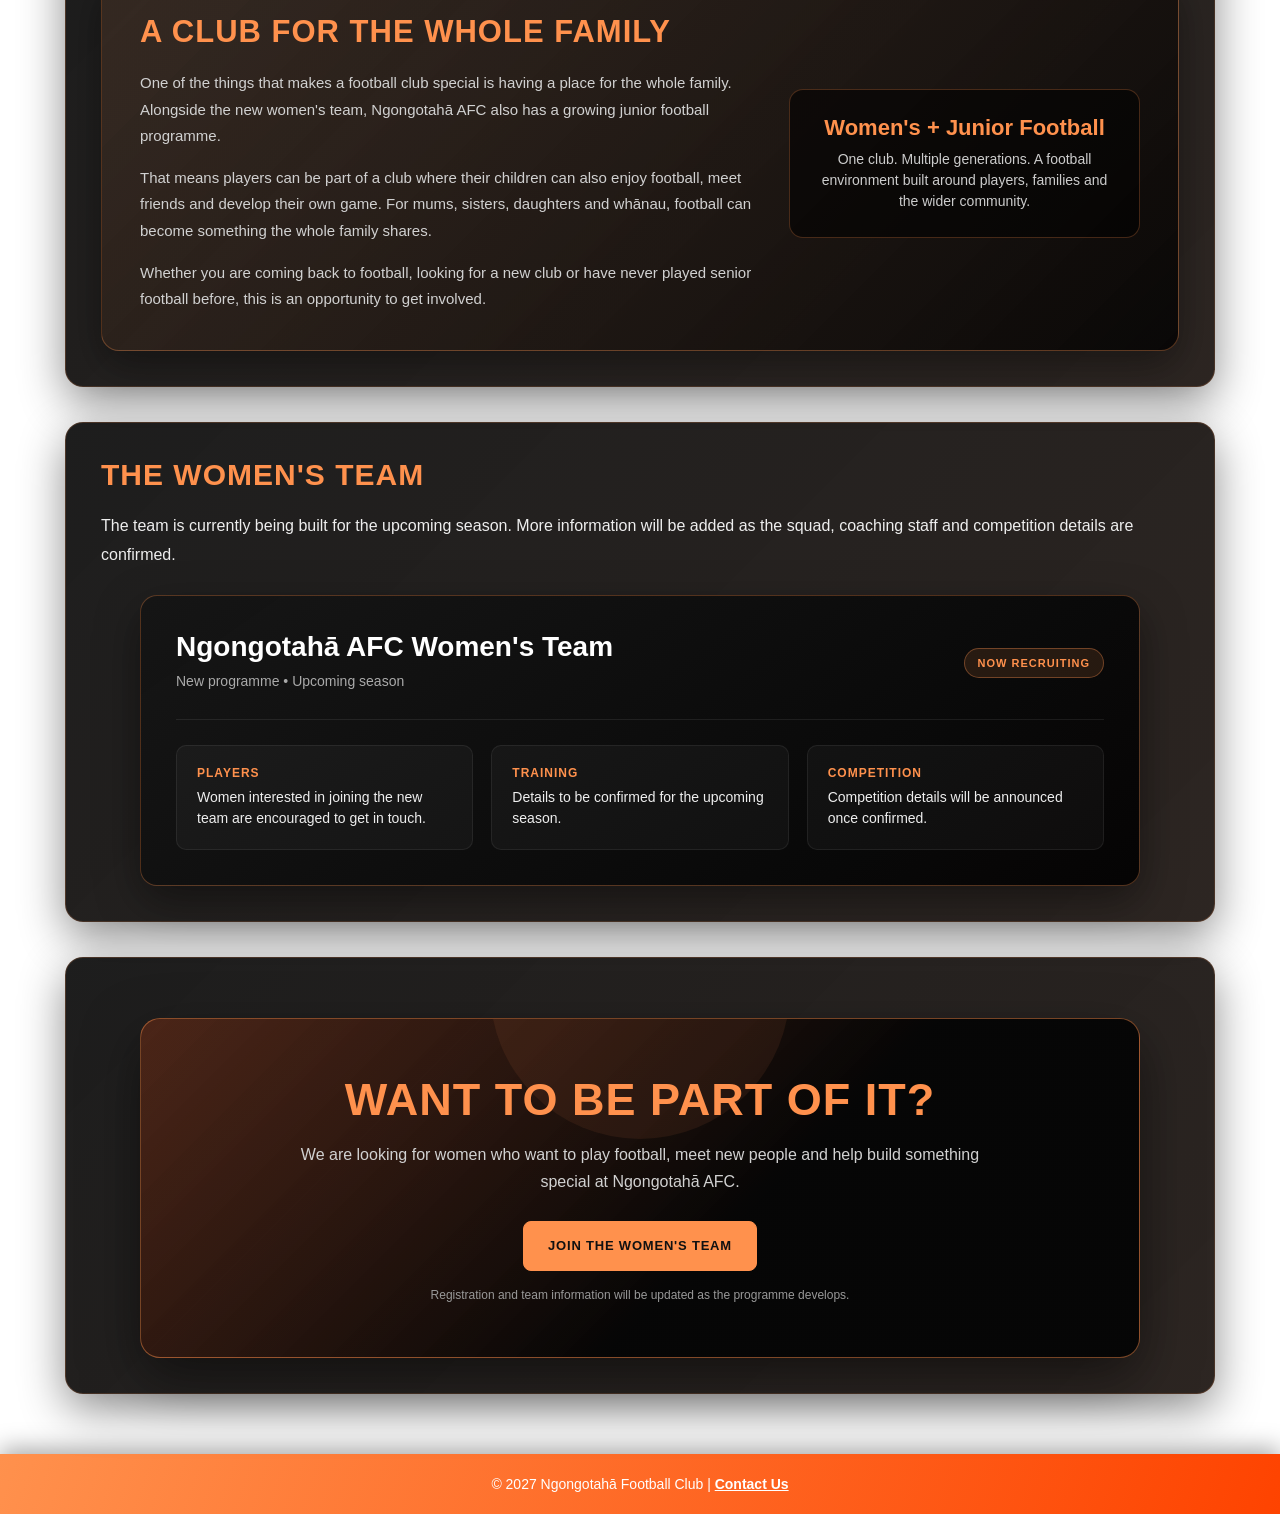
<file: womens-teams.html>
<!DOCTYPE html>

<html lang="en">

<head>
  <meta charset="UTF-8">
  <meta name="viewport" content="width=device-width, initial-scale=1.0">

  <title>Ngongotahā Football Club - Women's Football</title>

  <link rel="stylesheet" href="style.css">

  <style>

    /* =========================================================
       WOMEN'S FOOTBALL PAGE
       ========================================================= */

    .women-page {
      width: 100%;
    }


    /* =========================================================
       WOMEN'S HERO
       ========================================================= */

    .women-hero {
      position: relative;

      max-width: 1200px;

      margin: 35px auto 0;

      padding: 75px 45px;

      border-radius: 22px;

      overflow: hidden;

      background:
        linear-gradient(
          135deg,
          rgba(15, 15, 15, 0.97),
          rgba(35, 12, 3, 0.94)
        );

      border:
        1px solid rgba(255, 145, 77, 0.35);

      box-shadow:
        0 25px 70px rgba(0, 0, 0, 0.55),
        0 0 45px rgba(254, 67, 0, 0.10);
    }


    .women-hero::before {
      content: "";

      position: absolute;

      width: 400px;
      height: 400px;

      top: -200px;
      right: -100px;

      border-radius: 50%;

      background:
        rgba(254, 67, 0, 0.10);

      filter: blur(5px);

      pointer-events: none;
    }


    .women-hero::after {
      content: "";

      position: absolute;

      width: 250px;
      height: 250px;

      bottom: -150px;
      left: -80px;

      border-radius: 50%;

      background:
        rgba(255, 145, 77, 0.08);

      pointer-events: none;
    }


    .women-hero-content {
      position: relative;

      z-index: 2;

      max-width: 800px;
    }


    .women-hero-label {
      margin-bottom: 12px;

      color: #ff914d;

      font-size: 14px;

      font-weight: 800;

      letter-spacing: 3px;

      text-transform: uppercase;
    }


    .women-hero h1 {
      margin: 0;

      font-size: clamp(42px, 7vw, 78px);

      line-height: 0.95;

      font-weight: 900;

      letter-spacing: -2px;

      background:
        linear-gradient(
          90deg,
          #ffffff,
          #ffb27e,
          #ff6a00
        );

      -webkit-background-clip: text;
      background-clip: text;

      -webkit-text-fill-color: transparent;
    }


    .women-hero h2 {
      margin: 20px 0 0;

      color: #ffffff;

      font-size: clamp(21px, 3vw, 32px);

      font-weight: 700;
    }


    .women-hero p {
      max-width: 720px;

      margin: 22px 0 0;

      color: #d7d7d7;

      font-size: 17px;

      line-height: 1.75;
    }


    .women-hero-buttons {
      display: flex;

      flex-wrap: wrap;

      gap: 14px;

      margin-top: 30px;
    }


    .women-primary-button,
    .women-secondary-button {
      display: inline-flex;

      align-items: center;
      justify-content: center;

      min-height: 50px;

      padding: 0 24px;

      border-radius: 8px;

      text-decoration: none;

      font-size: 13px;

      font-weight: 800;

      letter-spacing: 0.8px;

      transition:
        transform 0.2s ease,
        background 0.2s ease,
        border-color 0.2s ease;
    }


    .women-primary-button {
      background: #ff914d;

      color: #111;

      border: 1px solid #ff914d;
    }


    .women-primary-button:hover {
      background: #ffb07a;

      transform: translateY(-2px);
    }


    .women-secondary-button {
      background: rgba(255, 255, 255, 0.04);

      color: #ffffff;

      border:
        1px solid rgba(255, 145, 77, 0.45);
    }


    .women-secondary-button:hover {
      background: rgba(255, 145, 77, 0.12);

      border-color: #ff914d;

      transform: translateY(-2px);
    }


    /* =========================================================
       INTRO / NEW BEGINNING
       ========================================================= */

    .women-intro-grid {
      display: grid;

      grid-template-columns:
        repeat(2, minmax(0, 1fr));

      gap: 22px;

      max-width: 1100px;

      margin: 25px auto 0;
    }


    .women-info-card {
      position: relative;

      padding: 32px;

      border-radius: 16px;

      background:
        linear-gradient(
          145deg,
          rgba(25, 25, 25, 0.95),
          rgba(5, 5, 5, 0.92)
        );

      border:
        1px solid rgba(255, 145, 77, 0.25);

      box-shadow:
        0 12px 35px rgba(0, 0, 0, 0.4);

      overflow: hidden;
    }


    .women-info-card::before {
      content: "";

      position: absolute;

      top: 0;
      left: 0;

      width: 100%;
      height: 3px;

      background:
        linear-gradient(
          90deg,
          #ff914d,
          #fe4300,
          transparent
        );
    }


    .women-card-number {
      color: #ff914d;

      font-size: 12px;

      font-weight: 800;

      letter-spacing: 2px;

      margin-bottom: 10px;
    }


    .women-info-card h3 {
      margin: 0 0 12px;

      font-size: 25px;
    }


    .women-info-card p {
      margin: 0;

      color: #cccccc;

      line-height: 1.7;

      font-size: 15px;
    }


    /* =========================================================
       WHY WOMEN'S FOOTBALL
       ========================================================= */

    .women-focus-grid {
      display: grid;

      grid-template-columns:
        repeat(3, minmax(0, 1fr));

      gap: 20px;

      max-width: 1100px;

      margin: 25px auto 0;
    }


    .women-focus-card {
      padding: 30px 25px;

      text-align: center;

      border-radius: 15px;

      background:
        rgba(10, 10, 10, 0.82);

      border:
        1px solid rgba(255, 145, 77, 0.22);

      box-shadow:
        0 10px 30px rgba(0, 0, 0, 0.35);

      transition:
        transform 0.25s ease,
        border-color 0.25s ease,
        background 0.25s ease;
    }


    .women-focus-card:hover {
      transform: translateY(-4px);

      border-color:
        rgba(255, 145, 77, 0.65);

      background:
        rgba(18, 18, 18, 0.94);
    }


    .women-focus-icon {
      width: 60px;
      height: 60px;

      margin: 0 auto 18px;

      display: flex;

      align-items: center;
      justify-content: center;

      border-radius: 50%;

      border:
        2px solid #fe4300;

      color: #ff914d;

      font-size: 25px;

      box-shadow:
        0 0 25px rgba(254, 67, 0, 0.18);
    }


    .women-focus-card h3 {
      margin: 0 0 10px;

      font-size: 20px;
    }


    .women-focus-card p {
      margin: 0;

      color: #c8c8c8;

      font-size: 14px;

      line-height: 1.6;
    }


    /* =========================================================
       FAMILY / JUNIOR PATHWAY
       ========================================================= */

    .women-family-section {
      max-width: 1100px;

      margin: 25px auto 0;

      padding: 38px;

      border-radius: 18px;

      background:
        linear-gradient(
          135deg,
          rgba(255, 145, 77, 0.10),
          rgba(0, 0, 0, 0.78)
        );

      border:
        1px solid rgba(255, 145, 77, 0.3);

      box-shadow:
        0 15px 40px rgba(0, 0, 0, 0.4);
    }


    .women-family-grid {
      display: grid;

      grid-template-columns:
        minmax(0, 1.4fr)
        minmax(260px, 0.8fr);

      gap: 35px;

      align-items: center;
    }


    .women-family-section h2 {
      margin-top: 0;

      font-size: 31px;
    }


    .women-family-section p {
      color: #d1d1d1;

      line-height: 1.75;

      font-size: 15px;
    }


    .women-family-highlight {
      padding: 25px;

      border-radius: 14px;

      background:
        rgba(0, 0, 0, 0.55);

      border:
        1px solid rgba(255, 145, 77, 0.25);

      text-align: center;
    }


    .women-family-highlight strong {
      display: block;

      color: #ff914d;

      font-size: 22px;

      margin-bottom: 8px;
    }


    .women-family-highlight span {
      display: block;

      color: #cccccc;

      font-size: 14px;

      line-height: 1.5;
    }


    /* =========================================================
       TEAM DETAILS
       ========================================================= */

    .women-team-box {
      max-width: 1000px;

      margin: 25px auto 0;

      padding: 35px;

      border-radius: 17px;

      background:
        linear-gradient(
          145deg,
          rgba(22, 22, 22, 0.96),
          rgba(3, 3, 3, 0.94)
        );

      border:
        1px solid rgba(255, 145, 77, 0.3);

      box-shadow:
        0 15px 45px rgba(0, 0, 0, 0.45);
    }


    .women-team-header {
      display: flex;

      align-items: center;

      justify-content: space-between;

      gap: 20px;

      padding-bottom: 25px;

      margin-bottom: 25px;

      border-bottom:
        1px solid rgba(255, 255, 255, 0.08);
    }


    .women-team-header h3 {
      margin: 0 0 6px;

      font-size: 28px;
    }


    .women-team-header p {
      margin: 0;

      color: #aaaaaa;

      font-size: 14px;
    }


    .women-coming-soon {
      display: inline-flex;

      align-items: center;

      padding: 8px 13px;

      border-radius: 20px;

      background:
        rgba(255, 145, 77, 0.12);

      border:
        1px solid rgba(255, 145, 77, 0.35);

      color: #ff914d;

      font-size: 11px;

      font-weight: 800;

      letter-spacing: 1px;

      white-space: nowrap;
    }


    .women-team-details {
      display: grid;

      grid-template-columns:
        repeat(3, minmax(0, 1fr));

      gap: 18px;
    }


    .women-detail {
      padding: 20px;

      border-radius: 10px;

      background:
        rgba(255, 255, 255, 0.035);

      border:
        1px solid rgba(255, 255, 255, 0.07);
    }


    .women-detail strong {
      display: block;

      color: #ff914d;

      font-size: 12px;

      text-transform: uppercase;

      letter-spacing: 1px;

      margin-bottom: 7px;
    }


    .women-detail span {
      color: #eeeeee;

      font-size: 14px;

      line-height: 1.5;
    }


    /* =========================================================
       RECRUITMENT CTA
       ========================================================= */

    .women-join-box {
      position: relative;

      max-width: 1000px;

      margin: 25px auto 0;

      padding: 55px 35px;

      text-align: center;

      border-radius: 20px;

      overflow: hidden;

      background:
        linear-gradient(
          135deg,
          rgba(254, 67, 0, 0.20),
          rgba(5, 5, 5, 0.96) 60%
        );

      border:
        1px solid rgba(255, 145, 77, 0.45);

      box-shadow:
        0 20px 55px rgba(0, 0, 0, 0.5);
    }


    .women-join-box::before {
      content: "";

      position: absolute;

      width: 300px;
      height: 300px;

      top: -180px;
      left: 50%;

      transform: translateX(-50%);

      border-radius: 50%;

      background:
        rgba(255, 145, 77, 0.08);

      pointer-events: none;
    }


    .women-join-content {
      position: relative;

      z-index: 2;
    }


    .women-join-box h2 {
      margin: 0 0 15px;

      font-size: clamp(30px, 5vw, 45px);
    }


    .women-join-box p {
      max-width: 700px;

      margin: 0 auto 25px;

      color: #d1d1d1;

      font-size: 16px;

      line-height: 1.7;
    }


    .women-join-note {
      display: block;

      margin-top: 17px;

      color: #999999;

      font-size: 12px;
    }


    /* =========================================================
       MOBILE
       ========================================================= */

    @media (max-width: 900px) {

      .women-hero {
        margin-top: 20px;

        padding: 55px 28px;

        border-radius: 17px;
      }


      .women-intro-grid {
        grid-template-columns: 1fr;
      }


      .women-focus-grid {
        grid-template-columns: 1fr;
      }


      .women-family-grid {
        grid-template-columns: 1fr;

        gap: 22px;
      }


      .women-team-details {
        grid-template-columns: 1fr;
      }

    }


    @media (max-width: 600px) {

      .women-hero {
        padding: 45px 20px;

        margin-left: 10px;
        margin-right: 10px;
      }


      .women-hero h1 {
        font-size: 45px;
      }


      .women-hero h2 {
        font-size: 22px;
      }


      .women-hero p {
        font-size: 15px;

        line-height: 1.65;
      }


      .women-hero-buttons {
        flex-direction: column;

        width: 100%;
      }


      .women-primary-button,
      .women-secondary-button {
        width: 100%;
      }


      .women-info-card {
        padding: 26px 22px;
      }


      .women-family-section {
        padding: 28px 20px;
      }


      .women-team-box {
        padding: 25px 20px;
      }


      .women-team-header {
        align-items: flex-start;

        flex-direction: column;
      }


      .women-join-box {
        padding: 45px 20px;
      }

    }

  </style>

</head>


<body class="page-womens">


 <!-- =========================================================
     NGONGOTĀHĀ AFC NAVIGATION BAR
     Uses the existing shared style.css
     ========================================================= -->

<nav class="navbar" id="navbar">

    <!-- Club Logo -->
    <a href="index.html" class="navbar-logo" aria-label="Ngongotāhā AFC home">
        <img
            src="logo.png"
            alt="Ngongotāhā Football Club Logo"
        >
    </a>

    <!-- Navigation Links -->
    <div class="nav-links">

        <!-- Home and About Us -->
        <div style="display:flex;flex-direction:column;align-items:center;">
            <a href="index.html">Home</a>
            <a href="aboutus.html">About Us</a>
        </div>

        <!-- Login and Registrations -->
        <div style="display:flex;flex-direction:column;align-items:center;">
            <a href="https://ngongotahaafc.friendlymanager.com">Login</a>
            <a href="registrations.html">Registrations</a>
        </div>

        <!-- CR1 Project and Facilities -->
        <div style="display:flex;flex-direction:column;align-items:center;">
            <a href="cr1.html">CR1 Project</a>
            <a href="hire.html">Hire &amp; Facilities</a>
        </div>

        <!-- Club Shop and Teams Dropdown -->
        <div style="display:flex;flex-direction:column;align-items:center;">

            <a href="shop.html">Club Shop</a>

            <div class="dropdown">

                <button
                    class="dropbtn"
                    type="button"
                    aria-haspopup="true"
                >
                    Ngongotahā Teams
                </button>

                <div class="dropdown-content">
                    <a href="senior-teams.html">Senior Teams</a>
                    <a href="junior-teams.html">Junior Teams</a>
                    <a href="womens-teams.html">Women's Teams</a>
                </div>

            </div>

        </div>

    </div>

</nav>

  <!-- =========================================================
       HERO
       ========================================================= -->

  <section class="women-hero">

    <div class="women-hero-content">

      <div class="women-hero-label">
        NGONGOTAHĀ AFC • WOMEN'S FOOTBALL
      </div>


      <h1>
        A New Era
      </h1>


      <h2>
        Women's Football at Ngongotahā
      </h2>


      <p>
        This season, Ngongotahā AFC is taking another step forward
        with the introduction of a new women's football team.
        A new team. A new opportunity. A new chapter for our club.
      </p>


      <div class="women-hero-buttons">

        <a
          href="https://ngongotahaafc.friendlymanager.com/public/register?form=9&pre="
          class="women-primary-button"
        >
          I WANT TO PLAY
        </a>


        <a
          href="#womens-team"
          class="women-secondary-button"
        >
          FIND OUT MORE
        </a>

      </div>

    </div>

  </section>


  <!-- =========================================================
       MAIN CONTENT
       ========================================================= -->

  <main class="content women-page">


    <!-- =========================================================
         INTRO
         ========================================================= -->

    <section class="section">

      <h2>
        A New Team. A New Opportunity.
      </h2>


      <p>
        Ngongotahā AFC has a proud football history in Rotorua,
        and now we are building the next part of that history.
      </p>


      <div class="women-intro-grid">


        <div class="women-info-card">

          <div class="women-card-number">
            01 • THE NEXT CHAPTER
          </div>


          <h3>
            Women's Football Is Here
          </h3>


          <p>
            We did not have a women's team last season.
            This season, that changes. We are creating an
            opportunity for women in Rotorua and the surrounding
            area to pull on the orange and black and become part
            of the Ngongotahā AFC family.
          </p>

        </div>


        <div class="women-info-card">

          <div class="women-card-number">
            02 • BUILT FROM THE GROUND UP
          </div>


          <h3>
            Be Part of the Beginning
          </h3>


          <p>
            This is more than joining an existing team.
            It is an opportunity to help build something from
            the ground up, shape the culture of the team and
            create a women's programme that can grow for years
            to come.
          </p>

        </div>


      </div>

    </section>


    <!-- =========================================================
         CLUB VISION
         ========================================================= -->

    <section class="section">

      <h2>
        What We Want to Build
      </h2>


      <p>
        The goal is simple: create a women's football environment
        where players want to turn up, compete, improve and be
        proud to represent Ngongotahā.
      </p>


      <div class="women-focus-grid">


        <div class="women-focus-card">

          <div class="women-focus-icon">
            ⚽
          </div>


          <h3>
            Competitive Football
          </h3>


          <p>
            A team built around training, competition and the
            desire to keep improving on and off the pitch.
          </p>

        </div>


        <div class="women-focus-card">

          <div class="women-focus-icon">
            ★
          </div>


          <h3>
            Strong Club Culture
          </h3>


          <p>
            Become part of a football club with a strong identity,
            passionate supporters and ambitions for the future.
          </p>

        </div>


        <div class="women-focus-card">

          <div class="women-focus-icon">
            ↗
          </div>


          <h3>
            Build Something
          </h3>


          <p>
            Be one of the players who helps establish women's
            football at Ngongotahā and sets the standard for
            the players who come after you.
          </p>

        </div>


      </div>

    </section>


    <!-- =========================================================
         WOMEN + JUNIOR PATHWAY
         ========================================================= -->

    <section class="section">

      <div class="women-family-section">

        <div class="women-family-grid">


          <div>

            <h2>
              A Club for the Whole Family
            </h2>


            <p>
              One of the things that makes a football club special
              is having a place for the whole family. Alongside the
              new women's team, Ngongotahā AFC also has a growing
              junior football programme.
            </p>


            <p>
              That means players can be part of a club where their
              children can also enjoy football, meet friends and
              develop their own game. For mums, sisters, daughters
              and whānau, football can become something the whole
              family shares.
            </p>


            <p>
              Whether you are coming back to football, looking for
              a new club or have never played senior football before,
              this is an opportunity to get involved.
            </p>

          </div>


          <div class="women-family-highlight">

            <strong>
              Women's + Junior Football
            </strong>


            <span>
              One club. Multiple generations.
              A football environment built around
              players, families and the wider community.
            </span>

          </div>


        </div>

      </div>

    </section>


    <!-- =========================================================
         TEAM INFORMATION
         ========================================================= -->

    <section
      class="section"
      id="womens-team"
    >

      <h2>
        The Women's Team
      </h2>


      <p>
        The team is currently being built for the upcoming season.
        More information will be added as the squad, coaching staff
        and competition details are confirmed.
      </p>


      <div class="women-team-box">


        <div class="women-team-header">

          <div>

            <h3>
              Ngongotahā AFC Women's Team
            </h3>


            <p>
              New programme • Upcoming season
            </p>

          </div>


          <div class="women-coming-soon">
            NOW RECRUITING
          </div>

        </div>


        <div class="women-team-details">


          <div class="women-detail">

            <strong>
              Players
            </strong>

            <span>
              Women interested in joining the new team
              are encouraged to get in touch.
            </span>

          </div>


          <div class="women-detail">

            <strong>
              Training
            </strong>

            <span>
              Details to be confirmed for the upcoming season.
            </span>

          </div>


          <div class="women-detail">

            <strong>
              Competition
            </strong>

            <span>
              Competition details will be announced once confirmed.
            </span>

          </div>


        </div>

      </div>

    </section>


    <!-- =========================================================
         RECRUITMENT
         ========================================================= -->

    <section class="section">

      <div class="women-join-box">

        <div class="women-join-content">

          <h2>
            Want to Be Part of It?
          </h2>


          <p>
            We are looking for women who want to play football,
            meet new people and help build something special
            at Ngongotahā AFC.
          </p>


          <a
            href="https://ngongotahaafc.friendlymanager.com/public/register?form=9&pre="
            class="women-primary-button"
          >
            JOIN THE WOMEN'S TEAM
          </a>


          <span class="women-join-note">
            Registration and team information will be updated
            as the programme develops.
          </span>

        </div>

      </div>

    </section>


  </main>


  <!-- =========================================================
       FOOTER
       ========================================================= -->

 <footer>

    © 2027 Ngongotahā Football Club |

    <a href="mailto:info@ngongotahafootball.co.nz">
      Contact Us
    </a>

  </footer>



  <!-- =========================================================
       JAVASCRIPT
       ========================================================= -->

  <script>

    /* =========================================================
       TEAMS DROPDOWN
       Positions the menu just below the button on phones so it
       never covers the button. Desktop uses the CSS, so hover
       still opens flush under the button.
       ========================================================= */

    (function () {

      function initialiseDropdown() {

        const dropdown =
          document.querySelector(".dropdown");

        const dropButton =
          document.querySelector(".dropbtn");

        const dropMenu =
          document.querySelector(".dropdown-content");

        const navBarElement =
          document.getElementById("navbar");

        const navLinks =
          document.querySelector(".nav-links");


        if (!dropdown || !dropButton || !dropMenu) {
          return;
        }


        const mobileQuery =
          window.matchMedia("(max-width: 900px)");

        /* Space between the button and the menu on phones */
        const GAP = 6;


        function positionDropdown() {

          /* Desktop: let the CSS handle it */

          if (!mobileQuery.matches) {

            dropMenu.style.top = "";
            dropMenu.style.left = "";
            dropMenu.style.transform = "";

            return;

          }


          const buttonRect =
            dropButton.getBoundingClientRect();

          const navRect =
            navBarElement
              ? navBarElement.getBoundingClientRect()
              : buttonRect;

          const menuWidth =
            dropMenu.offsetWidth || 190;


          /* Always below the button and the navbar edge */

          const top =
            Math.max(buttonRect.bottom, navRect.bottom) + GAP;


          /* Centre under the button, but keep on screen */

          let left =
            buttonRect.left +
            buttonRect.width / 2 -
            menuWidth / 2;

          left =
            Math.max(
              10,
              Math.min(
                left,
                window.innerWidth - menuWidth - 10
              )
            );


          dropMenu.style.top = top + "px";
          dropMenu.style.left = left + "px";
          dropMenu.style.transform = "none";

        }


        function openDropdown() {

          dropdown.classList.add("mobile-open");

          dropButton.setAttribute("aria-expanded", "true");

          positionDropdown();

        }


        function closeDropdown() {

          dropdown.classList.remove("mobile-open");

          dropButton.setAttribute("aria-expanded", "false");

        }


        dropButton.setAttribute("aria-expanded", "false");


        dropButton.addEventListener(
          "click",
          function (event) {

            event.preventDefault();

            event.stopPropagation();


            if (dropdown.classList.contains("mobile-open")) {

              closeDropdown();

            } else {

              openDropdown();

            }

          }
        );


        /* Desktop hover: keep the position correct */

        dropdown.addEventListener(
          "mouseenter",
          positionDropdown
        );


        document.addEventListener(
          "click",
          function (event) {

            if (!dropdown.contains(event.target)) {

              closeDropdown();

            }

          }
        );


        document.addEventListener(
          "keydown",
          function (event) {

            if (event.key === "Escape") {

              closeDropdown();

            }

          }
        );


        dropMenu.querySelectorAll("a").forEach(
          function (link) {

            link.addEventListener("click", closeDropdown);

          }
        );


        /* Re-position if the phone rotates or resizes */

        window.addEventListener(
          "resize",
          positionDropdown
        );


        /* If the nav bar is swiped sideways, close the menu */

        if (navLinks) {

          navLinks.addEventListener(
            "scroll",
            closeDropdown,
            { passive: true }
          );

        }

      }


      if (document.readyState === "loading") {

        document.addEventListener(
          "DOMContentLoaded",
          initialiseDropdown
        );

      } else {

        initialiseDropdown();

      }

    })();

  </script>


</body>

</html>
</file>
<file: style.css>
/* =========================================================
   NGONGOTAHĀ AFC WEBSITE — MASTER STYLESHEET
   =========================================================

   TABLE OF CONTENTS
   (search for the number, e.g. "[05]", to jump to a section)

   [01] COLOURS (variables)
   [02] GLOBAL (reset, body)
   [03] NAVBAR (logo, links, dropdown, mobile nav)
   [04] FOOTER
   [05] HERO (+ home hero)
   [06] LAYOUT (content wrapper, sections, buttons)
   [07] HOME PAGE (section label, intro, find your team)
   [08] NEWS (cards, featured card, popup)
   [09] GALLERY
   [10] SPONSORS
   [11] REGISTRATION CTA
   [12] SHARED RESPONSIVE (.content / .section on mobile)
   [13] SENIOR TEAMS (coaching video + cards)
   [14] ACCESSIBILITY (reduced motion)

   RULES OF THUMB
   - Each section keeps its own mobile/tablet rules at the bottom of
     that section, so everything about "news" or "navbar" is in one place.
   - Tablet/mobile = max-width 900px. Small phone = max-width 600px.
   - Do NOT move rules between sections without checking: some rules
     deliberately override earlier ones (see notes marked "ORDER MATTERS").
   ========================================================= */


/* =========================================================
   [01] COLOURS
   Change a colour here and it updates everywhere it is used
   as var(--name). Colours written as rgba(...) are semi-
   transparent versions and still have to be edited by hand.
   ========================================================= */

:root {
  --orange-light:  #ff914d;
  --orange:        #fe4300;
  --orange-bright: #ff6a00;
  --orange-soft:   #ffb07a;

  --black:       #050505;
  --dark:        #0b0b0b;
  --dark-panel:  #111111;

  --text:        #eeeeee;
  --text-muted:  #bbbbbb;
}


/* =========================================================
   [02] GLOBAL
   ========================================================= */

* {
  box-sizing: border-box;
}

html {
  scroll-behavior: smooth;
}

body {
  margin: 0;
  min-height: 100vh;
  font-family: Arial, Helvetica, sans-serif;
  color: white;

  background-image:
    linear-gradient(rgba(0,0,0,0.72), rgba(0,0,0,0.82)),
    url("background.jpg");
  background-size: cover;
  background-position: center;
  background-attachment: fixed;
}

@media (max-width: 600px) {
  body {
    background-attachment: scroll;
  }
}


/* =========================================================
   [03] NAVBAR
   ========================================================= */

/* ---------- Bar ---------- */

.navbar {
  position: sticky;
  top: 0;
  z-index: 10000;

  min-height: 82px;
  display: flex;
  align-items: center;
  padding: 10px 30px;

  background: linear-gradient(
    110deg,
    var(--orange-light),
    var(--orange),
    var(--orange-bright),
    var(--orange)
  );
  background-size: 300% 300%;
  animation: navbarGlow 15s ease infinite;

  box-shadow:
    0 4px 25px rgba(0,0,0,0.55),
    0 0 25px rgba(254,67,0,0.25);

  transition: background 0.4s ease;
}

/* Slow moving gradient (also used by the footer) */
@keyframes navbarGlow {
  0%   { background-position: 0% 50%; }
  50%  { background-position: 100% 50%; }
  100% { background-position: 0% 50%; }
}

/* ---------- Logo ---------- */

.navbar-logo {
  display: flex;
  align-items: center;
  flex-shrink: 0;
  text-decoration: none;
}

.navbar-logo img {
  width: 65px;
  height: 65px;
  object-fit: contain;
  display: block;
  filter: drop-shadow(0 3px 6px rgba(0,0,0,0.55));
  transition: transform 0.25s ease;
}

.navbar-logo:hover img {
  transform: scale(1.06);
}

/* ---------- Links ---------- */

.nav-links {
  display: flex;
  align-items: center;
  justify-content: flex-end;
  gap: 7px;
  width: 100%;
  margin-left: 25px;
}

.nav-links a,
.dropbtn {
  position: relative;
  overflow: hidden;

  color: white;
  text-decoration: none;
  font-size: 14px;
  font-weight: bold;
  white-space: nowrap;

  padding: 13px 14px;
  border-radius: 8px;

  transition:
    background 0.25s ease,
    transform 0.25s ease,
    box-shadow 0.25s ease;
}

.nav-links a:hover,
.dropbtn:hover {
  background: rgba(0,0,0,0.25);
  transform: translateY(-2px);
  box-shadow: 0 5px 15px rgba(0,0,0,0.25);
}

/* Silky shine that sweeps across a link on hover */
.nav-links a::after,
.nav-links .dropbtn::after {
  content: "";
  position: absolute;
  top: -100%;
  left: -35%;
  width: 24px;
  height: 300%;

  background: linear-gradient(
    90deg,
    transparent 0%,
    rgba(255,255,255,0.04) 20%,
    rgba(255,255,255,0.20) 42%,
    rgba(255,255,255,0.55) 50%,
    rgba(255,255,255,0.20) 58%,
    rgba(255,255,255,0.04) 80%,
    transparent 100%
  );

  transform: rotate(25deg) translateX(-120px);
  opacity: 0;
  pointer-events: none;
}

.nav-links a:hover::after,
.nav-links .dropbtn:hover::after {
  opacity: 1;
  animation: navbarSilkyShine 0.7s ease-out forwards;
}

@keyframes navbarSilkyShine {
  0%   { transform: rotate(25deg) translateX(-120px); }
  100% { transform: rotate(25deg) translateX(300px); }
}

/* ---------- Dropdown ---------- */

.dropdown {
  position: relative;
  display: inline-block;
}

.dropbtn {
  border: none;
  background: transparent;
  cursor: pointer;
  font-family: inherit;
}

.dropdown-content {
  display: none;
  position: absolute;
  top: 100%;
  left: 0;
  z-index: 999999;

  min-width: 190px;
  overflow: hidden;

  background: rgba(15,15,15,0.97);
  border: 1px solid rgba(255,145,77,0.45);
  border-radius: 10px;
  box-shadow: 0 12px 30px rgba(0,0,0,0.6);

  backdrop-filter: blur(12px);
  -webkit-backdrop-filter: blur(12px);
}

.dropdown-content a {
  display: block;
  width: 100%;
  padding: 13px 16px;
  color: white;
  border-radius: 0;
  font-size: 14px;
  white-space: nowrap;
}

.dropdown-content a:hover {
  background: linear-gradient(
    90deg,
    rgba(254,67,0,0.85),
    rgba(255,145,77,0.65)
  );
  transform: none;
  box-shadow: none;
}

/* Opens on click (class added by your JavaScript) ... */
.dropdown.mobile-open .dropdown-content {
  display: block;
}

/* ... and on hover, but only on devices that have a real mouse */
@media (hover: hover) and (pointer: fine) {
  .dropdown:hover .dropdown-content {
    display: block;
  }
}

/* ---------- Navbar: tablet / mobile (up to 900px) ---------- */
/* ORDER MATTERS: these come after the dropdown rules above on purpose. */

@media (max-width: 900px) {

  .navbar {
    padding: 10px 15px;
    flex-wrap: wrap;
  }

  .navbar-logo img {
    width: 58px;
    height: 58px;
  }

  /* Links become a swipeable row */
  .nav-links {
    position: relative;
    z-index: 10001;

    margin-left: 10px;
    gap: 2px;
    width: 100%;

    flex-wrap: nowrap;
    justify-content: flex-start;

    overflow-x: auto;
    overflow-y: visible;
    -webkit-overflow-scrolling: touch;
    scrollbar-width: none;
  }

  .nav-links::-webkit-scrollbar {
    display: none;
  }

  .nav-links a,
  .nav-links .dropbtn {
    flex: 0 0 auto;
    padding: 10px 8px;
    font-size: 12px;
  }

  /* Dropdown becomes a floating box centred under the navbar */
  .dropdown {
    position: static;
    flex: 0 0 auto;
  }

  .dropdown-content {
    position: fixed;
    top: 82px;                 /* must match navbar height */
    left: 50%;
    right: auto;
    transform: translateX(-50%);

    width: 190px;
    min-width: 190px;
    max-width: calc(100vw - 20px);
    z-index: 999999;
  }
}

/* ---------- Navbar: small phone (up to 600px) ---------- */

@media (max-width: 600px) {

  .navbar {
    min-height: auto;
    justify-content: center;
  }

  .navbar-logo {
    width: 100%;
    justify-content: center;
    margin-bottom: 8px;
  }

  .nav-links {
    width: 100%;
    margin-left: 0;
    gap: 3px;
    justify-content: flex-start;
    flex-wrap: nowrap;
    overflow-x: auto;
    overflow-y: visible;
  }

  .nav-links a,
  .dropbtn {
    flex: 0 0 auto;
    padding: 8px 7px;
    font-size: 10px;
  }

  .dropdown-content {
    position: fixed;
    top: 108px;                /* must match navbar height on small phones */
    left: 50%;
    right: auto;
    transform: translateX(-50%);

    width: 185px;
    min-width: 185px;
    max-width: calc(100vw - 20px);
    z-index: 999999;
  }
}


/* =========================================================
   [04] FOOTER
   ========================================================= */

footer {
  width: 100%;
  padding: 22px;
  text-align: center;
  color: #ffffff;
  font-size: 14px;

  background: linear-gradient(
    110deg,
    var(--orange-light),
    var(--orange),
    var(--orange-bright),
    var(--orange)
  );
  background-size: 300% 300%;
  animation: navbarGlow 15s ease infinite;

  box-shadow: 0 -5px 25px rgba(0,0,0,0.35);
}

footer a {
  color: #ffffff;
  font-weight: bold;
}


/* =========================================================
   [05] HERO
   ========================================================= */

.hero {
  position: relative;
  max-width: 1200px;
  margin: 55px auto 35px;
  padding: 65px 35px;
  overflow: hidden;
  text-align: center;

  background: linear-gradient(
    135deg,
    rgba(8,8,8,0.97),
    rgba(25,12,7,0.96),
    rgba(8,8,8,0.97)
  );

  border: 1px solid rgba(255,145,77,0.35);
  border-radius: 24px;

  box-shadow:
    0 20px 60px rgba(0,0,0,0.65),
    inset 0 0 40px rgba(254,67,0,0.06);
}

/* Orange glow across the top */
.hero::before {
  content: "";
  position: absolute;
  top: -120px;
  left: -15%;
  width: 130%;
  height: 240px;

  background: radial-gradient(
    ellipse,
    rgba(255,100,25,0.32) 0%,
    rgba(254,67,0,0.12) 35%,
    transparent 70%
  );

  transform: rotate(-4deg);
  pointer-events: none;
}

/* Orange line along the bottom */
.hero::after {
  content: "";
  position: absolute;
  left: 10%;
  right: 10%;
  bottom: 0;
  height: 3px;

  background: linear-gradient(
    90deg,
    transparent,
    var(--orange),
    var(--orange-light),
    var(--orange),
    transparent
  );

  box-shadow: 0 0 18px rgba(254,67,0,0.8);
  pointer-events: none;
}

.hero-content {
  position: relative;
  z-index: 2;
}

/* Small pill above the heading */
.hero-small {
  display: inline-block;
  margin-bottom: 18px;
  padding: 9px 20px;

  color: var(--orange-soft);
  font-size: clamp(16px, 2.5vw, 22px);
  font-weight: 800;
  letter-spacing: 3px;
  text-transform: uppercase;
  text-shadow: 0 0 12px rgba(255,145,77,0.35);

  background: rgba(254,67,0,0.08);
  border: 1px solid rgba(255,145,77,0.4);
  border-radius: 30px;
}

.hero h1 {
  margin: 0;
  font-size: clamp(38px, 6vw, 72px);
  line-height: 0.95;
  font-weight: 900;
  letter-spacing: -2px;
  text-transform: uppercase;

  /* Gradient text */
  background: linear-gradient(
    90deg,
    #ffffff 0%,
    #ffffff 35%,
    #ffb27e 60%,
    var(--orange-bright) 100%
  );
  -webkit-background-clip: text;
  -webkit-text-fill-color: transparent;
  background-clip: text;

  filter: drop-shadow(0 5px 12px rgba(0,0,0,0.55));
}

.hero h2 {
  margin: 18px 0 0;
  font-size: clamp(20px, 3vw, 31px);
  font-weight: 700;
  color: var(--orange-light);
  letter-spacing: 2px;
  text-transform: uppercase;
}

.hero p {
  max-width: 780px;
  margin: 25px auto 0;
  color: #dddddd;
  font-size: 17px;
  line-height: 1.75;
}

/* Home page version of the hero (needs <body class="page-home">) */
.page-home .home-hero {
  max-width: 1200px;
  margin-top: 48px;
  background: rgba(7,7,7,0.96);
  border: 1px solid rgba(255,145,77,0.25);
  box-shadow: 0 22px 55px rgba(0,0,0,0.7);
}

/* ---------- Hero: tablet / mobile ---------- */

@media (max-width: 900px) {
  .hero {
    margin: 30px 15px;
    padding: 50px 20px;
  }
}

/* ---------- Hero: small phone ---------- */

@media (max-width: 600px) {
  .hero {
    margin-top: 20px;
    border-radius: 16px;
  }

  .hero h1 {
    font-size: 40px;
    letter-spacing: -1px;
  }

  .hero h2 {
    font-size: 18px;
    letter-spacing: 1px;
  }

  .hero p {
    font-size: 15px;
  }
}


/* =========================================================
   [06] LAYOUT — content wrapper, sections, buttons
   ========================================================= */

/* Main page wrapper */
.content {
  max-width: 1200px;
  margin: 0 auto 60px;
  padding: 0 25px;
}

/* Standard dark panel used all over the site */
.section {
  position: relative;
  margin-bottom: 35px;
  padding: 35px;

  background: linear-gradient(
    135deg,
    rgba(10,10,10,0.92),
    rgba(22,14,10,0.90)
  );

  border: 1px solid rgba(255,145,77,0.18);
  border-radius: 18px;
  box-shadow: 0 15px 45px rgba(0,0,0,0.45);

  backdrop-filter: blur(10px);
}

.section h2 {
  margin-top: 0;
  margin-bottom: 20px;
  font-size: 30px;
  color: var(--orange-light);
  text-transform: uppercase;
  letter-spacing: 1px;
}

.section p {
  margin-bottom: 16px;
  color: #eeeeee;
  font-size: 16px;
  line-height: 1.8;
}

.section p:last-child {
  margin-bottom: 0;
}

/* General orange button */
.orange-button {
  display: inline-block;
  padding: 14px 28px;

  color: #ffffff;
  text-decoration: none;
  font-weight: bold;

  background: linear-gradient(90deg, var(--orange-light), var(--orange));
  border: none;
  border-radius: 8px;
  cursor: pointer;
}

/* (Mobile sizing for .content and .section is in [12] further down) */


/* =========================================================
   [07] HOME PAGE
   ========================================================= */

/* ---------- Small orange label above a heading ---------- */

.home-section-label {
  display: inline-block;
  margin-bottom: 12px;
  padding-left: 10px;

  color: var(--orange-light);
  font-size: 11px;
  font-weight: 800;
  letter-spacing: 3px;
  text-transform: uppercase;

  border-left: 3px solid var(--orange);
}

/* ---------- Intro panel ---------- */

.page-home .home-intro {
  border-left: 3px solid rgba(254,67,0,0.75);
}

.page-home .home-intro h2 {
  color: #ffffff;
}

/* ---------- Find your team ---------- */

.page-home .team-pathways {
  background: rgba(6,6,6,0.96);
  border: 1px solid rgba(255,145,77,0.20);
}

.team-pathways-intro {
  margin-bottom: 25px !important;
}

.team-pathway-grid {
  display: grid;
  grid-template-columns: repeat(3, minmax(0, 1fr));
  gap: 20px;
  margin-top: 28px;
}

.team-pathway {
  position: relative;
  min-height: 310px;
  display: flex;
  align-items: flex-end;
  overflow: hidden;

  color: #ffffff;
  text-decoration: none;

  background-size: cover;
  background-position: center;
  background-repeat: no-repeat;

  border: 1px solid rgba(255,145,77,0.28);
  border-radius: 14px;
  box-shadow: 0 12px 35px rgba(0,0,0,0.55);

  transition:
    transform 0.3s ease,
    border-color 0.3s ease,
    box-shadow 0.3s ease;
}

/* The photo on each team card */
.senior-pathway { background-image: url("mens.jpg"); }
.junior-pathway { background-image: url("cr1.jpg"); }
.womens-pathway { background-image: url("womens.jpg"); }

/* Dark fade over the photo so text is readable */
.team-pathway-overlay {
  position: absolute;
  inset: 0;

  background: linear-gradient(
    180deg,
    rgba(0,0,0,0.08) 0%,
    rgba(0,0,0,0.18) 35%,
    rgba(0,0,0,0.92) 100%
  );
}

.team-pathway:hover {
  transform: translateY(-5px);
  border-color: rgba(255,145,77,0.65);
  box-shadow: 0 18px 45px rgba(0,0,0,0.7);
}

.team-pathway:hover .team-pathway-overlay {
  background: linear-gradient(
    180deg,
    rgba(0,0,0,0.02) 0%,
    rgba(254,67,0,0.12) 45%,
    rgba(0,0,0,0.94) 100%
  );
}

.team-pathway-content {
  position: relative;
  z-index: 2;
  width: 100%;
  padding: 25px;
}

.team-pathway-kicker {
  display: block;
  margin-bottom: 8px;
  color: var(--orange-soft);
  font-size: 11px;
  font-weight: 800;
  letter-spacing: 2px;
}

.team-pathway h3 {
  margin: 0 0 18px;
  color: #ffffff;
  font-size: 29px;
  line-height: 1.05;
  text-transform: uppercase;
}

.team-pathway-link {
  display: flex;
  align-items: center;
  justify-content: space-between;
  width: 100%;
  padding: 11px 0;

  color: #ffffff;
  font-size: 13px;
  font-weight: bold;
  text-transform: uppercase;

  border-top: 1px solid rgba(255,255,255,0.25);
}

.team-pathway-link span {
  color: var(--orange-light);
  font-size: 22px;
}

/* ---------- Find your team: tablet / mobile ---------- */

@media (max-width: 900px) {
  .team-pathway-grid {
    grid-template-columns: 1fr;
    max-width: 500px;
    margin-left: auto;
    margin-right: auto;
  }
}

/* ---------- Find your team: small phone ---------- */

@media (max-width: 600px) {
  .team-pathway {
    min-height: 260px;
  }

  .team-pathway-content {
    padding: 20px;
  }

  .team-pathway h3 {
    font-size: 25px;
  }
}


/* =========================================================
   [08] NEWS
   Includes: news section, grid, cards, featured history card,
   and the popup window. The coaches section in [13] reuses
   the .latest-news-card styles.
   ========================================================= */

/* ---------- Section ---------- */

.latest-news-section {
  background: rgba(6,6,6,0.96);
}

.latest-news-intro {
  max-width: 850px;
}

/* ---------- Grid ---------- */

.latest-news-grid {
  display: grid;
  grid-template-columns: repeat(2, minmax(0, 1fr));
  gap: 24px;
  margin-top: 28px;
}

/* ---------- Card ---------- */

.latest-news-card {
  width: 100%;
  padding: 0;
  overflow: hidden;
  display: flex;
  flex-direction: column;

  text-align: left;
  font-family: inherit;
  color: #ffffff;
  cursor: pointer;

  background: linear-gradient(145deg, #161616, #090909);
  border: 1px solid rgba(255,145,77,0.22);
  border-radius: 16px;
  box-shadow: 0 15px 40px rgba(0,0,0,0.55);

  transition:
    transform 0.3s ease,
    border-color 0.3s ease,
    box-shadow 0.3s ease;
}

.latest-news-card:hover {
  transform: translateY(-5px);
  border-color: rgba(255,145,77,0.60);
  box-shadow: 0 20px 50px rgba(0,0,0,0.75);
}

/* Keyboard focus outline */
.latest-news-card:focus-visible {
  outline: 3px solid var(--orange-light);
  outline-offset: 4px;
}

/* ---------- Card image + date badge ---------- */

.latest-news-image {
  position: relative;
  width: 100%;
  height: 210px;
  overflow: hidden;
  background: #050505;
}

.latest-news-image img {
  width: 100%;
  height: 100%;
  display: block;
  object-fit: cover;
  transition: transform 0.5s ease;
}

.latest-news-card:hover .latest-news-image img {
  transform: scale(1.05);
}

.latest-news-date {
  position: absolute;
  left: 16px;
  bottom: 16px;
  padding: 8px 12px;

  color: #ffffff;
  font-size: 11px;
  font-weight: 800;
  letter-spacing: 1.5px;

  background: rgba(0,0,0,0.80);
  border: 1px solid rgba(255,145,77,0.45);
  border-radius: 7px;
}

/* ---------- Card text ---------- */

.latest-news-content {
  padding: 24px;
}

.latest-news-kicker {
  display: block;
  margin-bottom: 9px;
  color: var(--orange-light);
  font-size: 11px;
  font-weight: 800;
  letter-spacing: 2px;
  text-transform: uppercase;
}

.latest-news-content h3 {
  margin: 0 0 12px;
  color: #ffffff;
  font-size: 23px;
  line-height: 1.18;
}

.latest-news-content p {
  margin: 0;
  color: #cccccc;
  font-size: 14px;
  line-height: 1.65;
}

.read-story {
  display: inline-block;
  margin-top: 18px;
  color: var(--orange-light);
  font-size: 12px;
  font-weight: 800;
  letter-spacing: 1px;
  text-transform: uppercase;
}

/* ---------- Featured (wide) history card ---------- */

.latest-history {
  grid-column: 1 / -1;
  display: grid;
  grid-template-columns: minmax(300px, 0.9fr) minmax(0, 1.1fr);
}

.latest-history .latest-news-image {
  height: 100%;
  min-height: 330px;
}

.latest-history .latest-news-content {
  display: flex;
  flex-direction: column;
  justify-content: center;
}

.latest-history .latest-news-content h3 {
  font-size: 29px;
}

/* ---------- Popup window ---------- */

/* Stops the page scrolling behind the popup */
body.news-modal-open {
  overflow: hidden;
}

/* Full-screen holder (hidden until .open is added) */
.news-modal {
  position: fixed;
  inset: 0;
  z-index: 10000;

  display: flex;
  align-items: center;
  justify-content: center;
  padding: 25px;

  visibility: hidden;
  opacity: 0;
  pointer-events: none;

  transition:
    opacity 0.25s ease,
    visibility 0.25s ease;
}

.news-modal.open {
  visibility: visible;
  opacity: 1;
  pointer-events: auto;
}

/* Dark blurred background */
.news-modal-backdrop {
  position: absolute;
  inset: 0;
  background: rgba(0,0,0,0.82);
  backdrop-filter: blur(8px);
}

/* The popup box itself */
.news-modal-window {
  position: relative;
  z-index: 2;

  width: min(900px, 100%);
  max-height: min(850px, 90vh);
  overflow: hidden;
  display: flex;
  flex-direction: column;

  background: linear-gradient(145deg, #181818, #090909);
  border: 1px solid rgba(255,145,77,0.45);
  border-radius: 20px;
  box-shadow:
    0 30px 90px rgba(0,0,0,0.85),
    0 0 45px rgba(254,67,0,0.12);

  transform: translateY(20px) scale(0.97);
  transition: transform 0.3s ease;
}

.news-modal.open .news-modal-window {
  transform: translateY(0) scale(1);
}

/* Close (X) button */
.news-modal-close {
  position: absolute;
  top: 14px;
  right: 14px;
  z-index: 10;

  width: 44px;
  height: 44px;
  display: flex;
  align-items: center;
  justify-content: center;

  color: #ffffff;
  font-size: 30px;
  line-height: 1;
  cursor: pointer;

  background: rgba(0,0,0,0.70);
  border: 1px solid rgba(255,255,255,0.30);
  border-radius: 50%;

  transition:
    background 0.2s ease,
    transform 0.2s ease;
}

.news-modal-close:hover {
  background: var(--orange);
  transform: scale(1.06);
}

/* Popup image */
.news-modal-image {
  width: 100%;
  height: 280px;
  flex-shrink: 0;
  background: #050505;
}

.news-modal-image img {
  width: 100%;
  height: 100%;
  object-fit: cover;
  display: block;
}

/* Popup text area (scrolls if long) */
.news-modal-content {
  overflow-y: auto;
  padding: 32px 38px 38px;
}

.news-modal-kicker {
  display: inline-block;
  margin-right: 12px;
  color: var(--orange-light);
  font-size: 11px;
  font-weight: 800;
  letter-spacing: 2px;
  text-transform: uppercase;
}

.news-modal-date {
  display: inline-block;
  padding: 6px 9px;

  color: #ffffff;
  font-size: 10px;
  font-weight: bold;
  letter-spacing: 1px;

  background: rgba(254,67,0,0.15);
  border: 1px solid rgba(255,145,77,0.30);
  border-radius: 5px;
}

.news-modal-content h2 {
  margin: 14px 0 24px;
  color: #ffffff;
  font-size: clamp(27px, 4vw, 40px);
  line-height: 1.08;
  letter-spacing: -0.5px;
  text-transform: none;
}

.news-modal-content p {
  margin: 0 0 18px;
  color: #dddddd;
  font-size: 16px;
  line-height: 1.85;
}

.news-modal-content p:last-child {
  margin-bottom: 0;
}

/* ---------- News: tablet / mobile ---------- */

@media (max-width: 900px) {

  /* Grid becomes one column, featured card stacks */
  .latest-news-grid {
    grid-template-columns: 1fr;
  }

  .latest-history {
    grid-column: auto;
    display: flex;
    flex-direction: column;
  }

  .latest-history .latest-news-image {
    height: 230px;
    min-height: 230px;
  }

  /* Popup */
  .news-modal {
    padding: 12px;
    align-items: center;
  }

  .news-modal-window {
    width: 100%;
    max-height: 92vh;
    border-radius: 16px;
  }

  .news-modal-image {
    height: 190px;
  }

  .news-modal-content {
    padding: 25px 22px 30px;
  }

  .news-modal-content h2 {
    font-size: 27px;
  }

  .news-modal-content p {
    font-size: 15px;
    line-height: 1.75;
  }
}

/* ---------- News: small phone ---------- */

@media (max-width: 600px) {

  /* Cards */
  .latest-news-image {
    height: 190px;
  }

  .latest-news-content {
    padding: 20px;
  }

  .latest-news-content h3 {
    font-size: 21px;
  }

  .latest-news-content p {
    font-size: 14px;
  }

  .latest-history .latest-news-image {
    height: 200px;
    min-height: 200px;
  }

  /* Popup */
  .news-modal {
    padding: 8px;
  }

  .news-modal-window {
    max-height: 94vh;
    border-radius: 14px;
  }

  .news-modal-close {
    top: 10px;
    right: 10px;
    width: 40px;
    height: 40px;
    font-size: 27px;
  }

  .news-modal-image {
    height: 170px;
  }

  .news-modal-content {
    padding: 22px 18px 25px;
  }

  .news-modal-kicker {
    display: block;
    margin: 0 0 8px;
  }

  .news-modal-date {
    margin-bottom: 4px;
  }

  .news-modal-content h2 {
    margin: 12px 0 20px;
    font-size: 24px;
  }

  .news-modal-content p {
    font-size: 14px;
    line-height: 1.7;
  }
}


/* =========================================================
   [09] GALLERY
   ========================================================= */

.gallery-section {
  padding: 35px;
}

.gallery {
  position: relative;
  width: 100%;
  max-width: 1050px;
  margin: 0 auto;
  overflow: hidden;

  background: #050505;
  border: 1px solid rgba(255,145,77,0.28);
  border-radius: 16px;
  box-shadow: 0 15px 40px rgba(0,0,0,0.65);
}

.gallery-slides {
  position: relative;
  width: 100%;
  aspect-ratio: 16 / 9;
  overflow: hidden;
}

/* Slides sit on top of each other; only .active is visible */
.gallery-slide {
  position: absolute;
  inset: 0;
  width: 100%;
  height: 100%;
  display: block;
  object-fit: cover;

  opacity: 0;
  transition: opacity 0.5s ease;
}

.gallery-slide.active {
  opacity: 1;
}

/* Left / right arrow holder */
.gallery-controls {
  position: absolute;
  top: 50%;
  left: 0;
  z-index: 20;

  width: 100%;
  padding: 0 18px;
  display: flex;
  justify-content: space-between;
  align-items: center;

  transform: translateY(-50%);
  pointer-events: none;
}

.gallery-btn {
  width: 55px;
  height: 65px;
  display: flex;
  justify-content: center;
  align-items: center;

  color: #ffffff;
  font-size: 38px;
  line-height: 1;
  cursor: pointer;
  pointer-events: auto;

  background: rgba(0,0,0,0.55);
  border: 1px solid rgba(255,255,255,0.35);
  border-radius: 12px;

  backdrop-filter: blur(8px);

  transition:
    background 0.25s ease,
    transform 0.25s ease,
    border-color 0.25s ease;
}

.gallery-btn:hover {
  background: rgba(254,67,0,0.85);
  border-color: var(--orange-light);
  transform: scale(1.08);
}

.gallery-btn:active {
  transform: scale(0.95);
}


/* =========================================================
   [10] SPONSORS
   Scrolling board of sponsor images
   ========================================================= */

.page-home .sponsors-section {
  overflow: hidden;
  background: rgba(6,6,6,0.96);
  border: 1px solid rgba(255,145,77,0.18);
}

.sponsors-board {
  position: relative;
  width: 100%;
  margin-top: 30px;
  overflow: hidden;

  background: #050505;
  border-top: 1px solid rgba(255,145,77,0.18);
  border-bottom: 1px solid rgba(255,145,77,0.18);
}

/* The moving strip (scrolls left forever) */
.sponsors-track {
  display: flex;
  width: max-content;
  will-change: transform;

  animation: sponsorsTrack 30s linear infinite;
  animation-play-state: running;
  -webkit-animation: sponsorsTrack 30s linear infinite;
  -webkit-animation-play-state: running;
}

/* One full set of logos (the HTML repeats it twice for a seamless loop) */
.sponsors-group {
  display: flex;
  flex-shrink: 0;
  gap: 20px;
  padding: 25px 10px;
}

.sponsor-item {
  position: relative;
  width: 220px;
  height: 220px;
  flex-shrink: 0;
  overflow: hidden;

  background: #111111;
  border: 1px solid rgba(255,145,77,0.28);
  box-shadow: 0 10px 30px rgba(0,0,0,0.5);
}

.sponsor-item img {
  width: 100%;
  height: 100%;
  display: block;
  object-fit: cover;
  transition: transform 0.4s ease;
}

.sponsor-item:hover img {
  transform: scale(1.04);
}

/* Slight dark tint over each image */
.sponsor-item::after {
  content: "";
  position: absolute;
  inset: 0;
  background: linear-gradient(
    180deg,
    rgba(0,0,0,0.04),
    rgba(0,0,0,0.25)
  );
  pointer-events: none;
}

/* Scrolling animation (moves half the strip, then loops) */
@keyframes sponsorsTrack {
  0%   { transform: translateX(0); }
  100% { transform: translateX(-50%); }
}

@-webkit-keyframes sponsorsTrack {
  0%   { -webkit-transform: translateX(0); }
  100% { -webkit-transform: translateX(-50%); }
}

/* ---------- Sponsors: desktop only — pause when hovering ---------- */

@media (min-width: 901px) {
  .sponsors-board:hover .sponsors-track {
    animation-play-state: paused;
    -webkit-animation-play-state: paused;
  }
}

/* ---------- Sponsors: phones, tablets and touch screens — never pause ---------- */
/* (merges three identical blocks from the old file into one) */

@media (max-width: 900px), (hover: none) and (pointer: coarse) {
  .sponsors-track,
  .sponsors-board:hover .sponsors-track {
    animation-play-state: running !important;
    -webkit-animation-play-state: running !important;
  }
}

/* ---------- Sponsors: tablet / mobile sizing ---------- */

@media (max-width: 900px) {
  .sponsor-item {
    width: 200px;
    height: 200px;
  }

  .sponsors-group {
    gap: 15px;
    padding: 20px 8px;
  }
}

/* ---------- Sponsors: small phone sizing ---------- */

@media (max-width: 600px) {
  .sponsor-item {
    width: 170px;
    height: 170px;
  }

  .sponsors-group {
    gap: 12px;
    padding: 15px 6px;
  }
}


/* =========================================================
   [11] REGISTRATION CTA
   ========================================================= */

.registration-box {
  text-align: center;
  padding: 40px 25px;

  background: linear-gradient(
    135deg,
    rgba(254,67,0,0.14),
    rgba(0,0,0,0.65)
  );

  border: 1px solid rgba(255,145,77,0.35);
  border-radius: 18px;
}

.registration-box h2 {
  margin-bottom: 12px;
}

.registration-box p {
  max-width: 700px;
  margin: 0 auto 25px;
}

.registration-button {
  display: inline-block;
  padding: 15px 30px;

  color: #ffffff;
  text-decoration: none;
  font-weight: bold;
  letter-spacing: 1px;
  text-transform: uppercase;

  background: linear-gradient(90deg, var(--orange-light), var(--orange));
  border-radius: 8px;
  box-shadow: 0 8px 25px rgba(254,67,0,0.28);
}

.registration-button:hover {
  transform: translateY(-3px);
}


/* =========================================================
   [12] SHARED RESPONSIVE — .content and .section
   ORDER MATTERS: this block must stay AFTER .gallery-section
   [09] and .registration-box [11]. It is what makes those
   panels shrink their padding on mobile (same as the old file).
   ========================================================= */

@media (max-width: 900px) {
  .content {
    padding: 0 15px;
  }

  .section {
    padding: 25px 20px;
  }
}

@media (max-width: 600px) {
  .section h2 {
    font-size: 24px;
  }

  .section p {
    font-size: 15px;
  }
}


/* =========================================================
   [13] SENIOR TEAMS — COACHING VIDEO BACKGROUND
   Video sits behind the coach cards. Cards reuse the
   .latest-news-card styles from [08].
   ========================================================= */

.senior-coaches-section {
  position: relative;
  isolation: isolate;

  width: 100%;
  max-width: 100%;
  margin: 0 auto 35px;
  padding: 45px 35px;
  overflow: hidden;

  background: #080808;
  border: 1px solid rgba(255,145,77,0.25);
  border-radius: 18px;
  box-shadow: 0 20px 55px rgba(0,0,0,0.60);
}

/* Background video */
.senior-coaches-video {
  position: absolute;
  inset: 0;
  z-index: -3;

  width: 100%;
  height: 100%;
  object-fit: cover;
  object-position: center center;
  pointer-events: none;
}

/* Dark layer over the video */
.senior-coaches-overlay {
  position: absolute;
  inset: 0;
  z-index: -2;

  background: linear-gradient(
    180deg,
    rgba(0,0,0,0.66) 0%,
    rgba(0,0,0,0.78) 55%,
    rgba(0,0,0,0.88) 100%
  );
  pointer-events: none;
}

/* Content on top of the video */
.senior-coaches-content {
  position: relative;
  z-index: 1;
  width: 100%;
  max-width: 1200px;
  margin: 0 auto;
}

.senior-coaches-intro {
  max-width: 850px;
  margin-bottom: 30px;
}

.senior-coaches-grid {
  width: 100%;
  margin-top: 25px;
}

.senior-coaches-grid .latest-news-card {
  min-width: 0;
  max-width: 100%;
}

.senior-coaches-grid .latest-news-image {
  height: 240px;
}

.senior-coaches-grid .latest-news-image img {
  width: 100%;
  height: 100%;
  object-fit: cover;
  display: block;
}

/* ---------- Coaches: tablet ---------- */

@media (max-width: 900px) {
  .senior-coaches-section {
    padding: 35px 20px;
  }
}

/* ---------- Coaches: phone ---------- */

@media (max-width: 600px) {

  .senior-coaches-section {
    width: 100%;
    max-width: 100%;
    margin: 0 0 25px;
    padding: 30px 12px;
    border-radius: 14px;
  }

  .senior-coaches-video {
    width: 100%;
    height: 100%;
    object-fit: cover;
    object-position: center center;
  }

  .senior-coaches-content {
    width: 100%;
    max-width: 100%;
  }

  .senior-coaches-intro {
    margin-bottom: 25px;
  }

  .senior-coaches-grid {
    display: grid;
    grid-template-columns: 1fr;
    gap: 20px;
    width: 100%;
    margin-top: 20px;
  }

  .senior-coaches-grid .latest-news-card {
    width: 100%;
    max-width: 100%;
    min-width: 0;
  }

  .senior-coaches-grid .latest-news-image {
    width: 100%;
    height: 210px;
  }

  .senior-coaches-grid .latest-news-content {
    width: 100%;
    padding: 20px;
  }
}

/* ---------- Coaches: very small phones ---------- */

@media (max-width: 400px) {
  .senior-coaches-section {
    padding: 25px 9px;
  }

  .senior-coaches-grid {
    gap: 16px;
  }

  .senior-coaches-grid .latest-news-image {
    height: 190px;
  }
}


/* =========================================================
   [14] ACCESSIBILITY — REDUCED MOTION
   Keep this LAST. It switches off animations for visitors who
   have "reduce motion" turned on in their device settings.
   ========================================================= */

@media (prefers-reduced-motion: reduce) {

  html {
    scroll-behavior: auto;
  }

  *,
  *::before,
  *::after {
    animation-duration: 0.01ms !important;
    animation-iteration-count: 1 !important;
    transition-duration: 0.01ms !important;
  }
}
</file>
